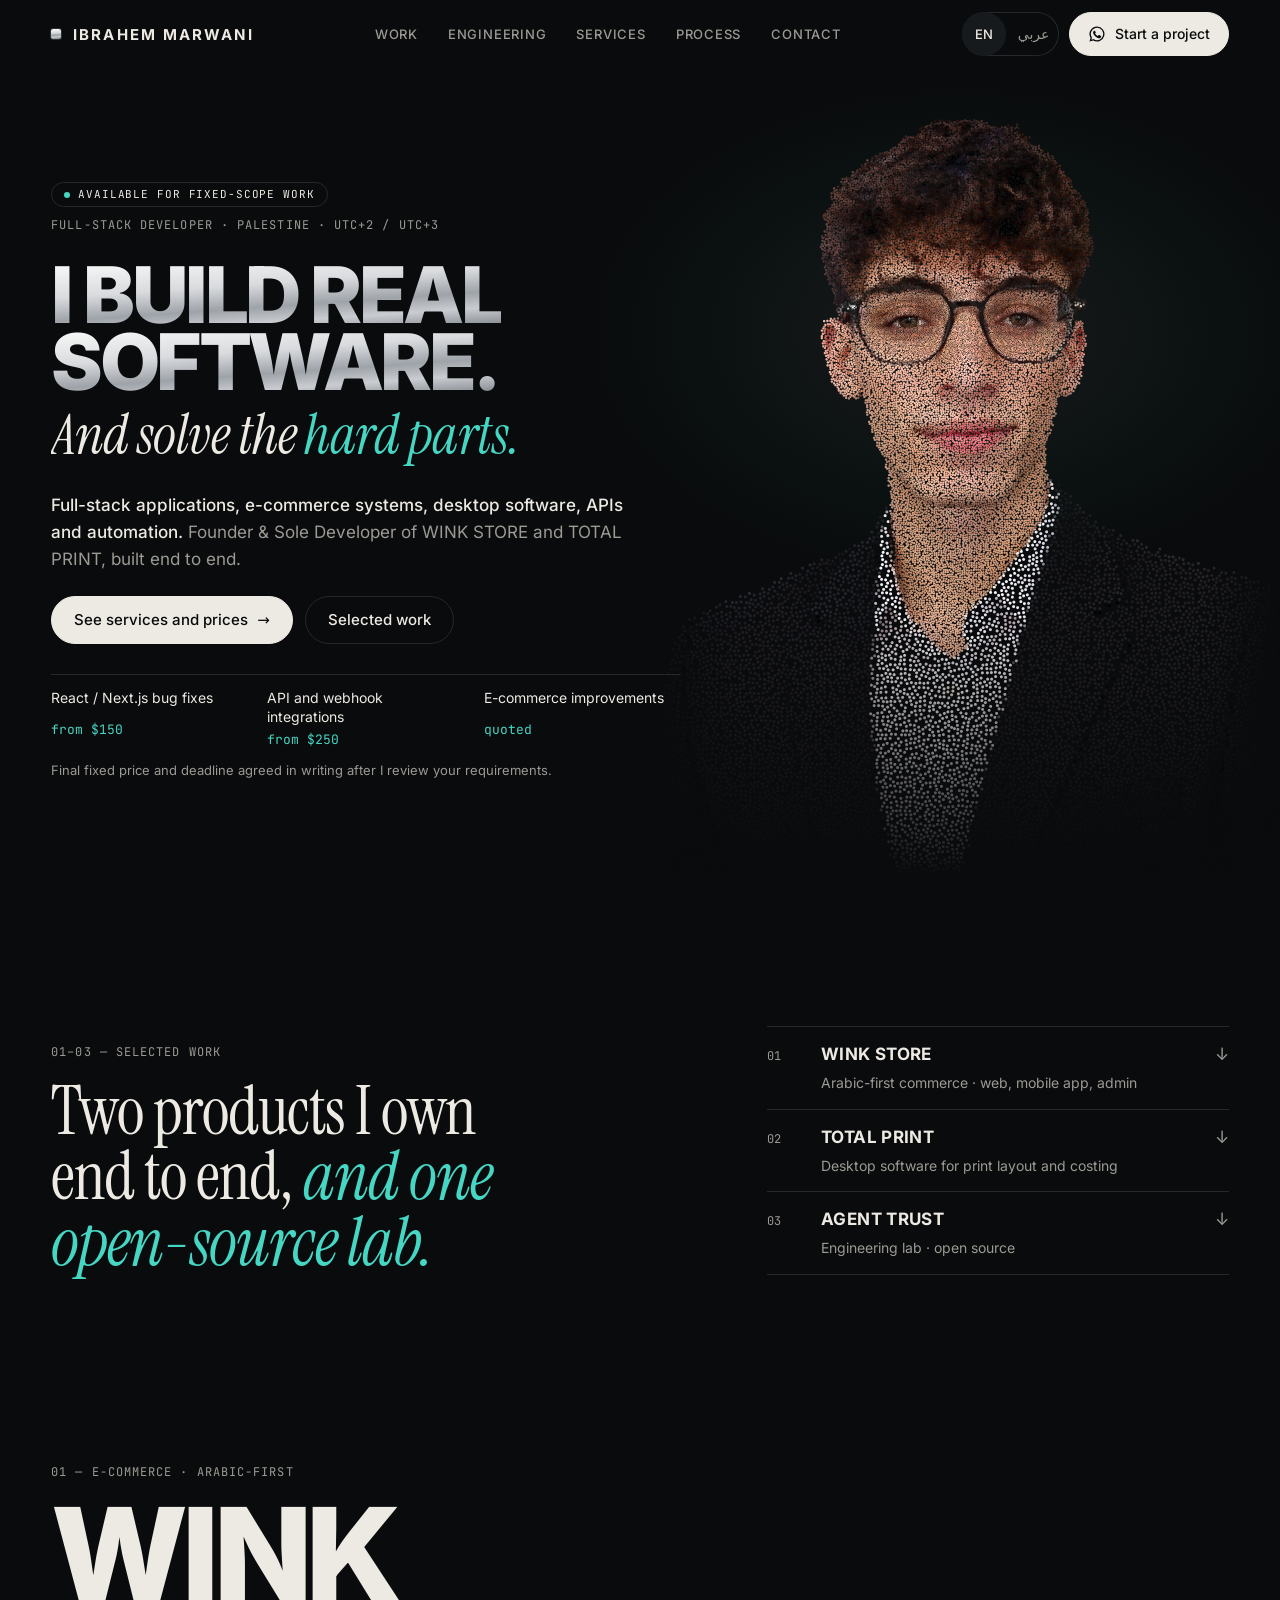
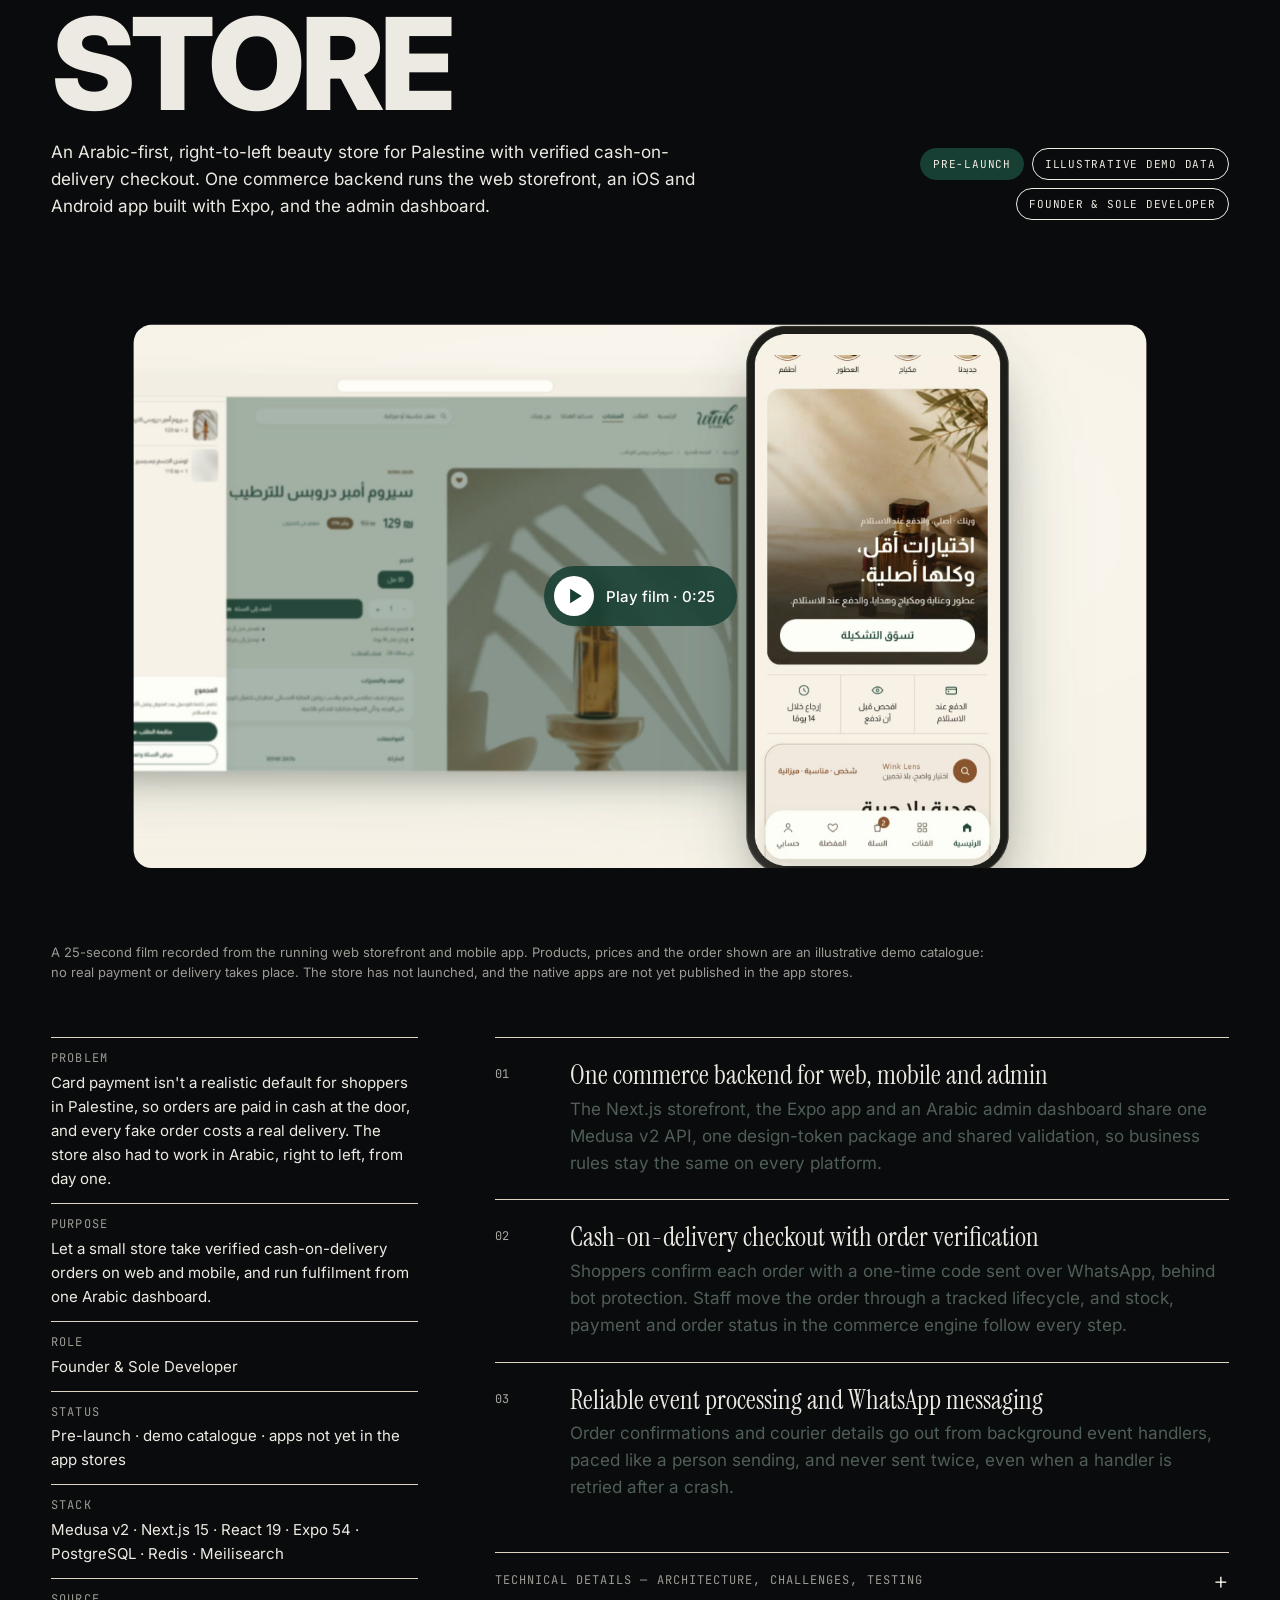
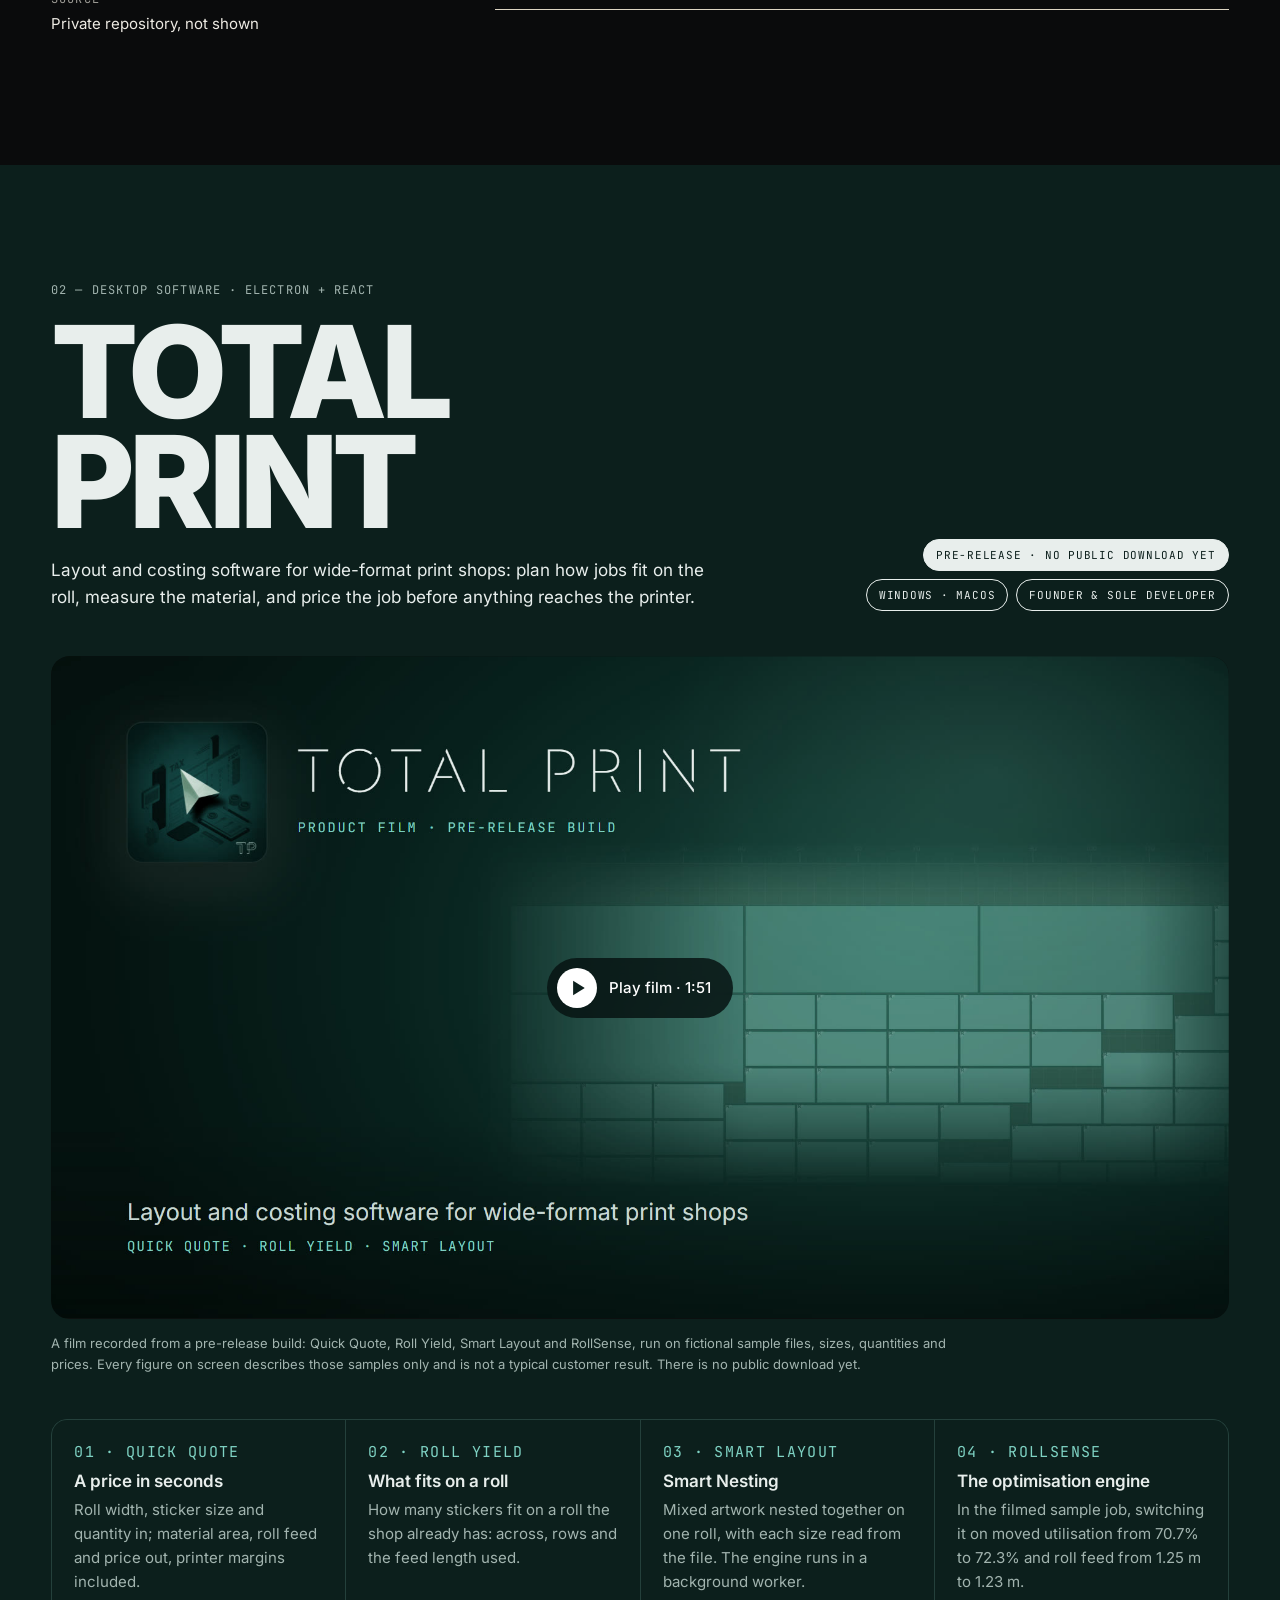
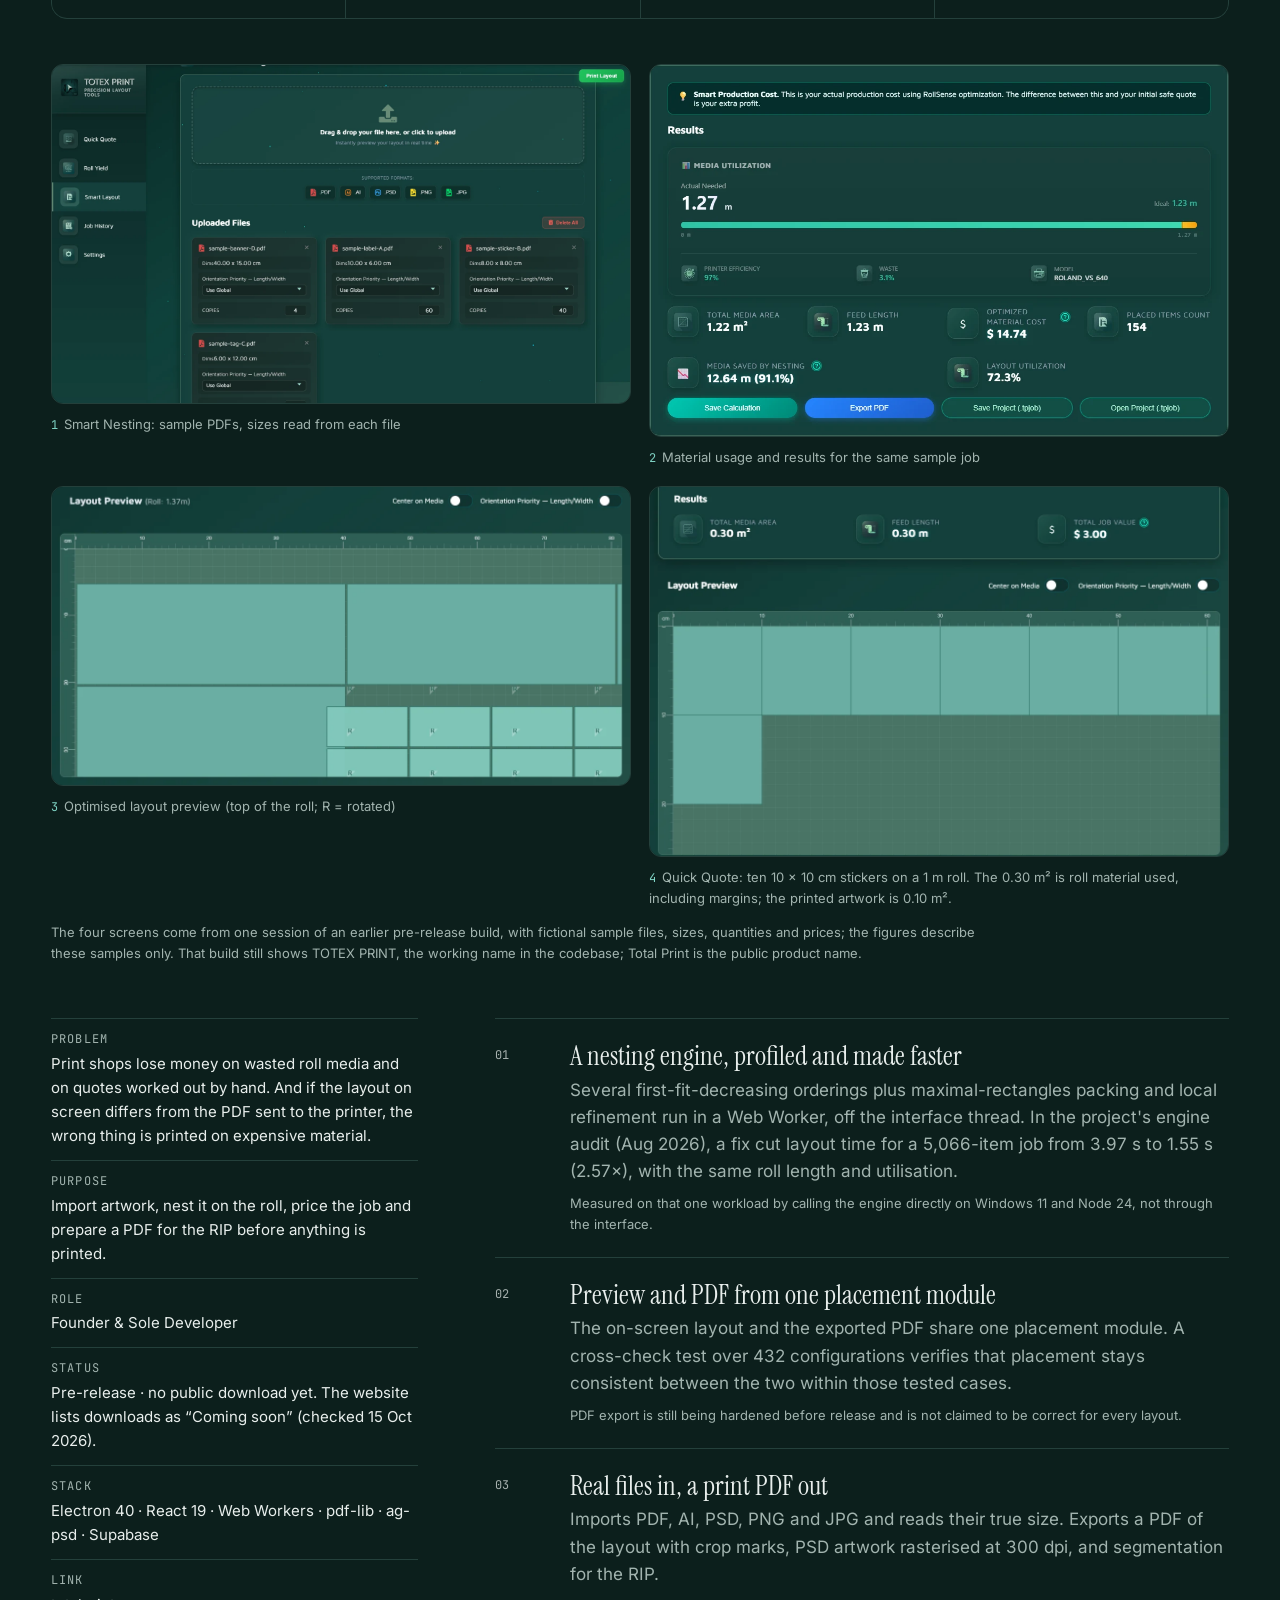
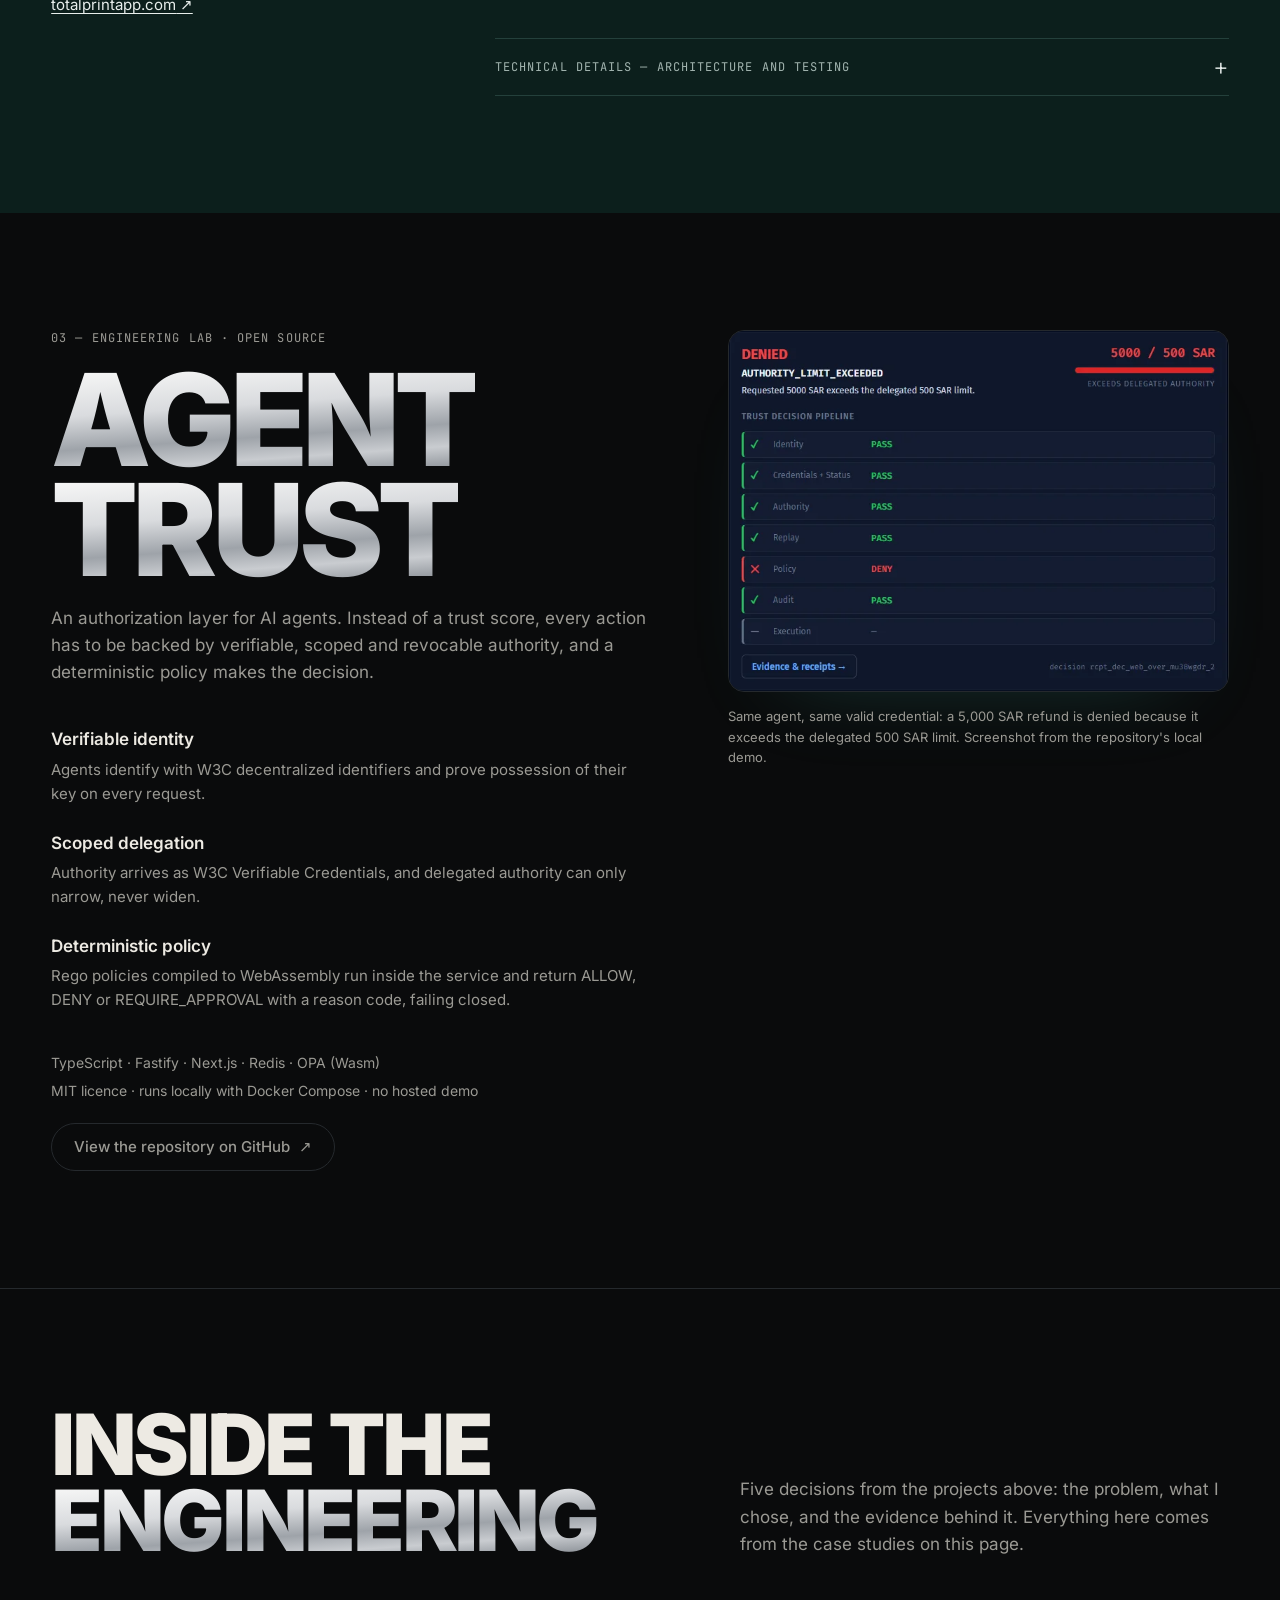
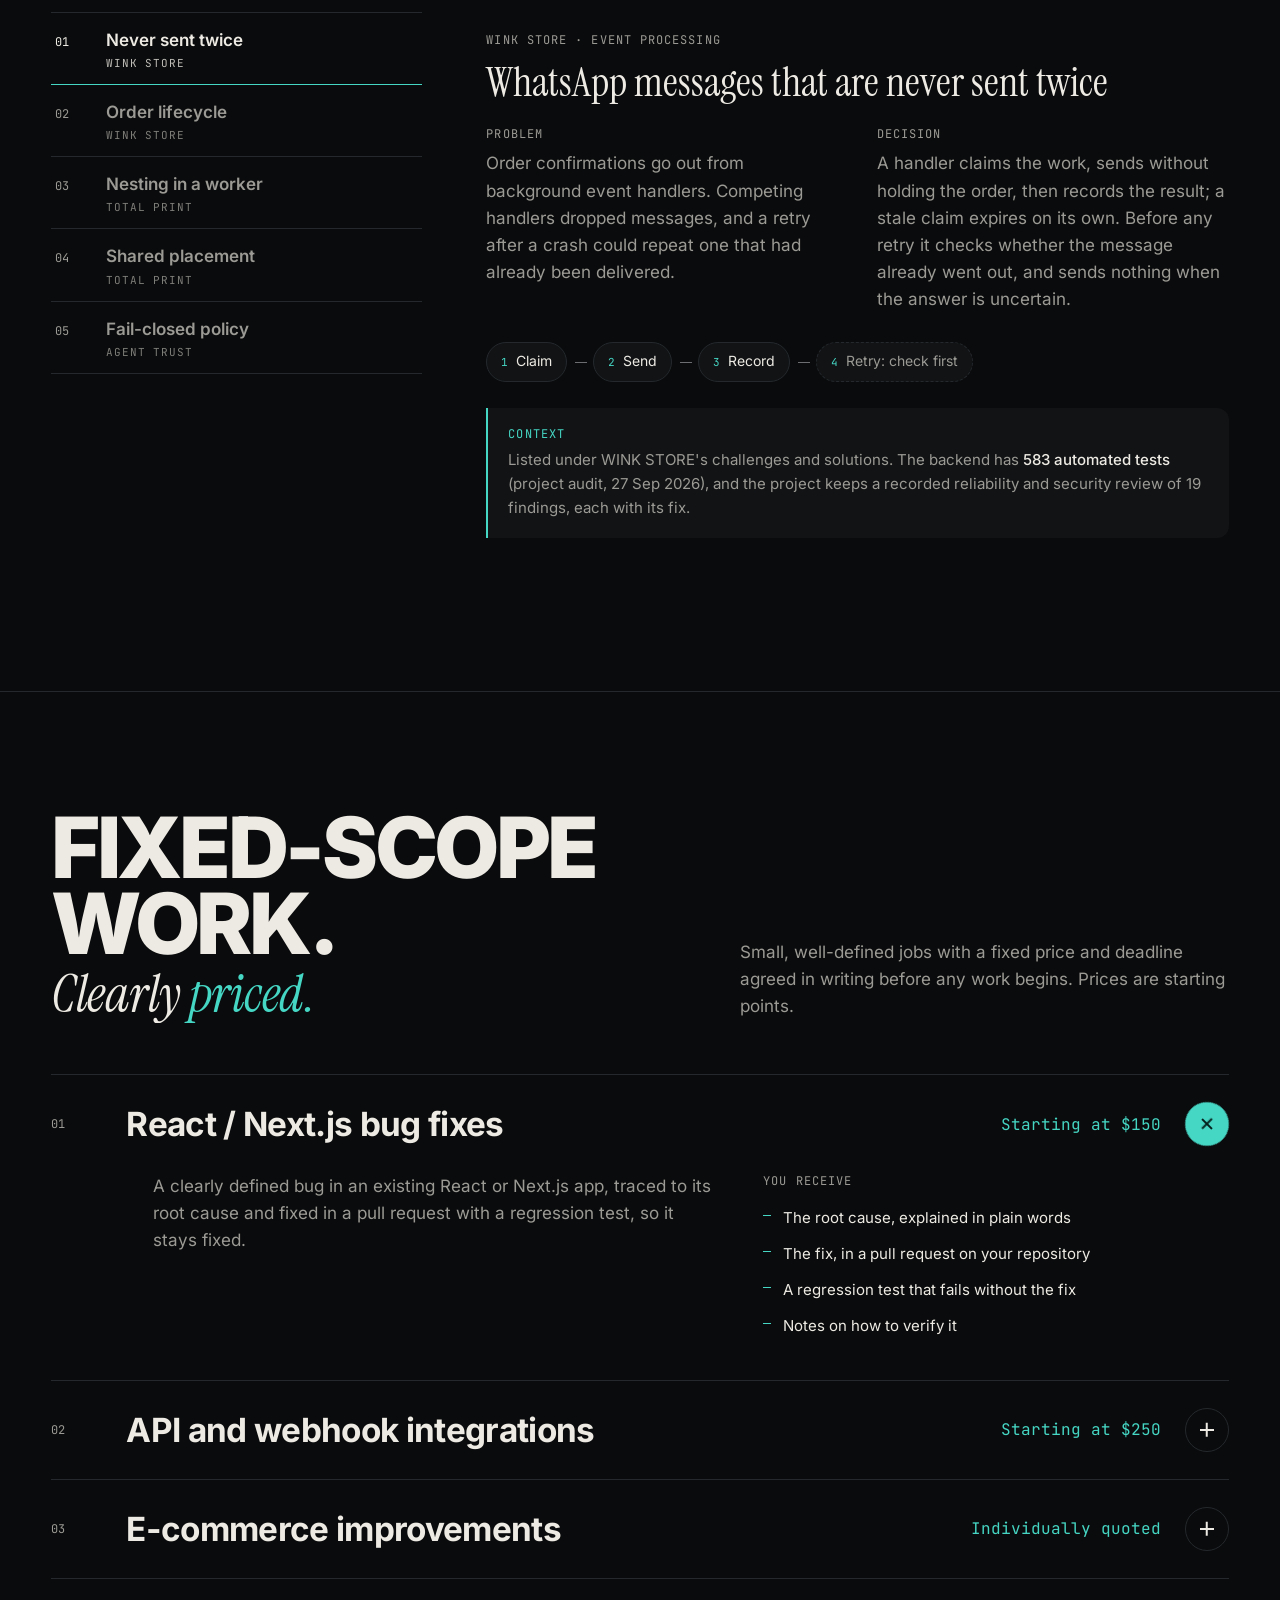
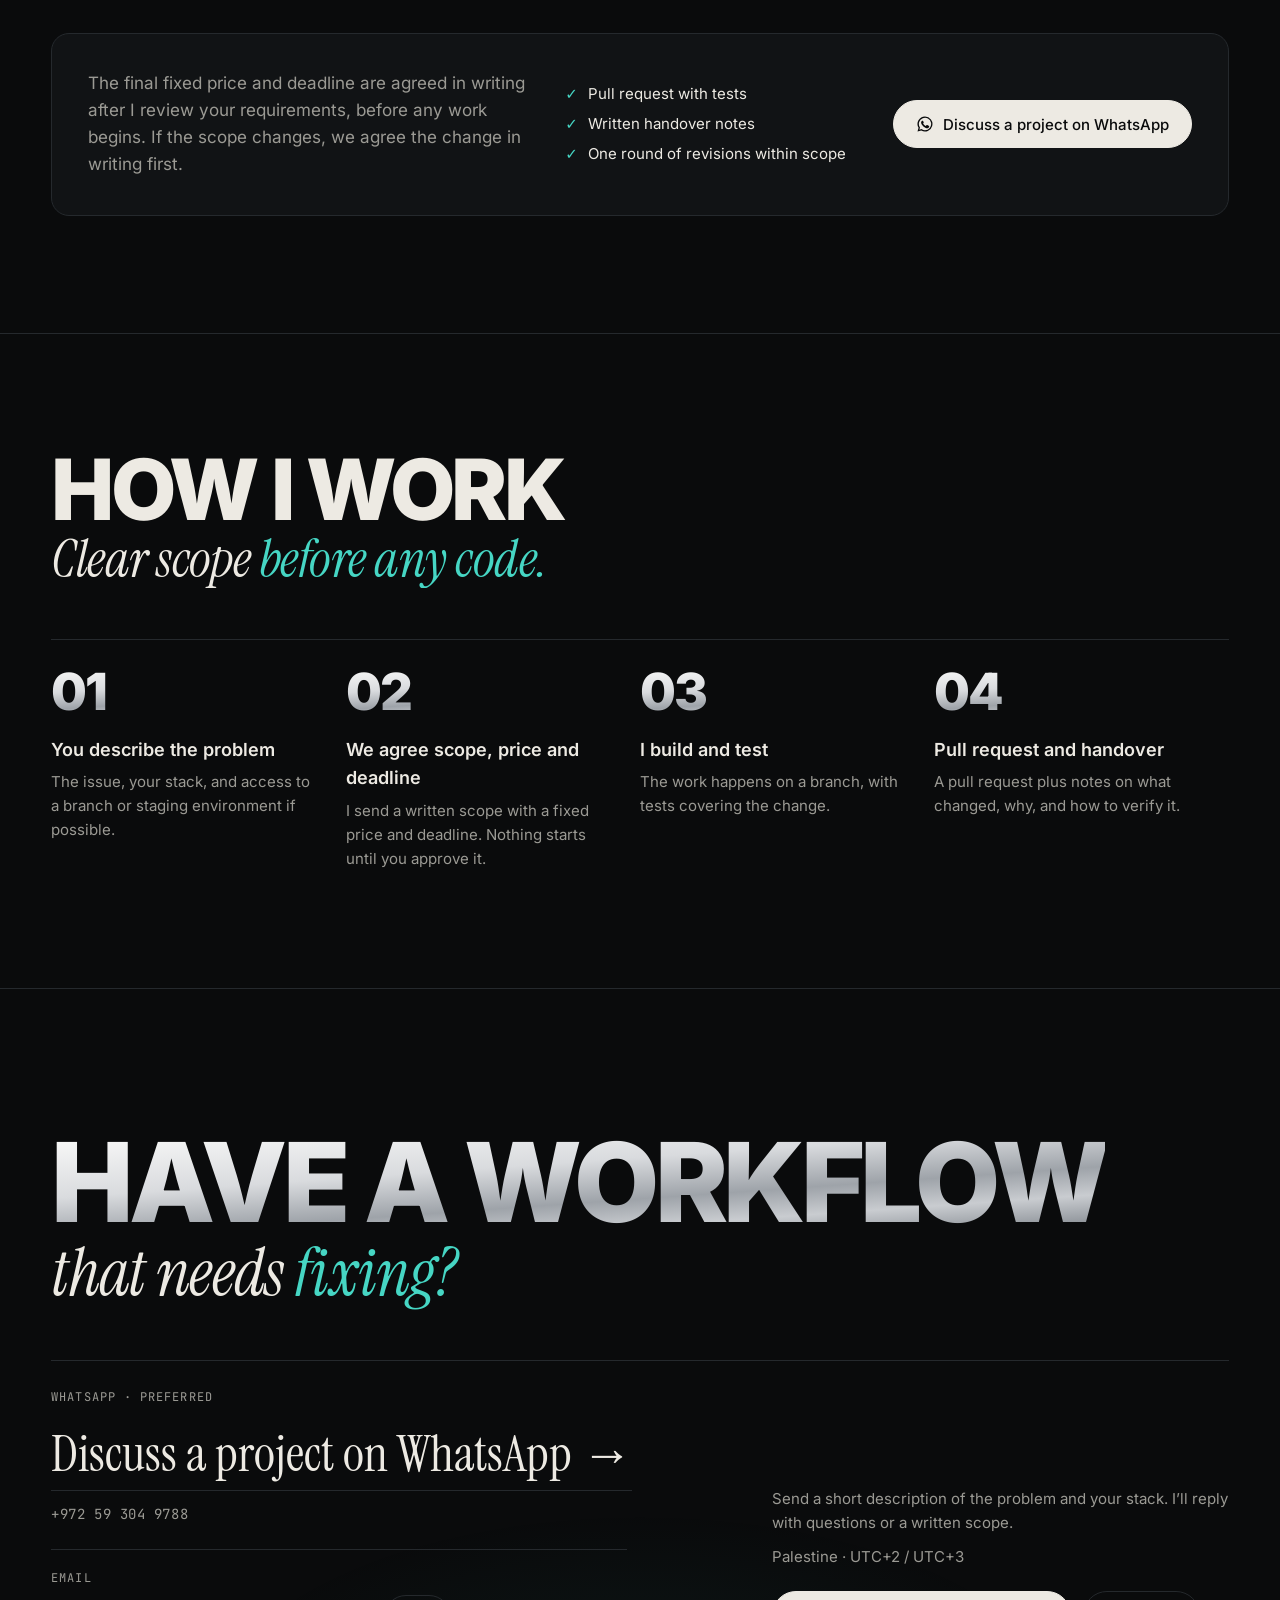
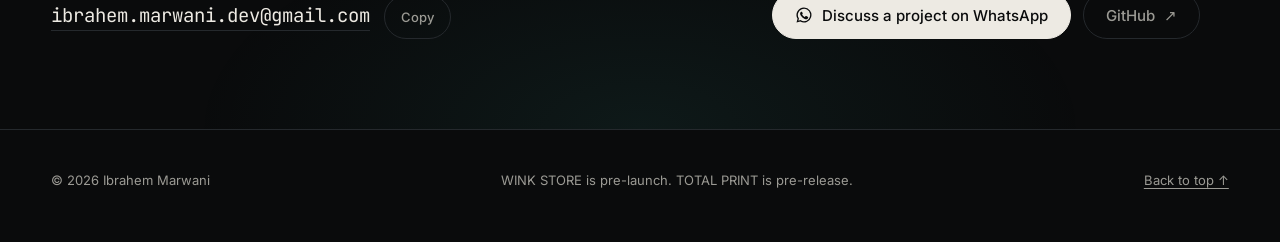
<file: index.html>
<!doctype html>
<!--
  Portfolio V3. Static site; every path is relative, so it works under /portfolio/ on GitHub Pages.
  CONTACT CONFIG: WhatsApp is the primary contact (every link uses the same wa.me URL with a prefilled message).
  Email is the secondary contact: one paragraph (.contact-email) in the contact section; keep the address identical in
  the mailto link, the visible text and data-copy, here and in ar/index.html.
-->
<html lang="en">
<head>
<meta charset="utf-8">
<meta name="viewport" content="width=device-width, initial-scale=1">
<title>Ibrahem Marwani — I build real software</title>
<meta name="author" content="Ibrahem Marwani">
<meta name="description" content="Independent full-stack developer. Full-stack applications, e-commerce systems, desktop software, APIs and automation. Fixed-scope work from $150, with tests and a written handover.">
<link rel="canonical" href="https://abuzaro21.github.io/portfolio/">
<link rel="alternate" hreflang="en" href="https://abuzaro21.github.io/portfolio/">
<link rel="alternate" hreflang="ar" href="https://abuzaro21.github.io/portfolio/ar/">
<link rel="alternate" hreflang="x-default" href="https://abuzaro21.github.io/portfolio/">
<meta name="color-scheme" content="dark">
<meta name="theme-color" content="#0A0B0C">
<link rel="icon" href="data:image/svg+xml,%3Csvg xmlns='http://www.w3.org/2000/svg' viewBox='0 0 32 32'%3E%3Crect width='32' height='32' rx='7' fill='%230A0B0C'/%3E%3Crect x='9' y='9' width='14' height='14' rx='2' fill='%23D9DBDE'/%3E%3C/svg%3E">
<link rel="preload" href="assets/fonts/inter-var.woff2" as="font" type="font/woff2" crossorigin>
<link rel="preload" href="assets/fonts/instrument-serif-400-italic.woff2" as="font" type="font/woff2" crossorigin>
<link rel="preload" href="assets/portrait/particles.json" as="fetch" crossorigin>
<link rel="stylesheet" href="assets/css/site.css">
<script type="application/ld+json">{"@context":"https://schema.org","@type":"Person","name":"Ibrahem Marwani","jobTitle":"Full-stack developer","sameAs":["https://github.com/abuzaro21"]}</script>
<script>document.documentElement.classList.add('js')</script>
</head>
<body>
<a class="skip" href="#main">Skip to content</a>

<header class="nav" id="nav">
  <div class="wrap">
    <a class="brand" href="#top" aria-label="Ibrahem Marwani, back to top"><i aria-hidden="true"></i>Ibrahem Marwani</a>
    <nav aria-label="Primary">
      <ul class="links" id="links">
        <li><a href="#work">Work</a></li>
        <li><a href="#engineering">Engineering</a></li>
        <li><a href="#services">Services</a></li>
        <li><a href="#process">Process</a></li>
        <li><a href="#contact">Contact</a></li>
        <li aria-hidden="true" class="ink-bar" id="inkbar"></li>
      </ul>
    </nav>
    <div class="nav-end">
    <nav class="lang" aria-label="Language"><a href="./" hreflang="en" lang="en" aria-current="page">EN</a><a href="ar/" hreflang="ar" lang="ar">عربي<span class="sr" lang="en"> (Arabic)</span></a></nav>
    <a class="btn primary cta-desk" href="https://wa.me/972593049788?text=Hi%20Ibrahem%2C%20I%27d%20like%20to%20discuss%20a%20software%20development%20project." target="_blank" rel="noopener noreferrer"><svg class="wa" viewBox="0 0 24 24" aria-hidden="true"><path fill="currentColor" d="M12 2a10 10 0 0 0-8.6 15.1L2 22l5-1.3A10 10 0 1 0 12 2Zm0 18.2a8.2 8.2 0 0 1-4.2-1.2l-.3-.2-3 .8.8-2.9-.2-.3A8.2 8.2 0 1 1 12 20.2Zm4.5-6.1c-.2-.1-1.5-.7-1.7-.8-.2-.1-.4-.1-.6.1l-.8 1c-.1.2-.3.2-.5.1a6.7 6.7 0 0 1-3.3-2.9c-.2-.4.2-.4.7-1.3.1-.2 0-.3 0-.4l-.8-1.8c-.2-.5-.4-.4-.6-.4h-.5a1 1 0 0 0-.7.3 3 3 0 0 0-.9 2.2 5.2 5.2 0 0 0 1.1 2.7 11.8 11.8 0 0 0 4.5 4c1.7.7 2.3.8 3.2.6a2.7 2.7 0 0 0 1.8-1.2c.2-.6.2-1.1.2-1.2-.1-.1-.3-.2-.5-.3Z"/></svg>Start a project<span class="sr"> on WhatsApp (opens WhatsApp)</span></a>
    <button class="menu-btn" id="menuBtn" type="button" aria-expanded="false" aria-controls="sheet"><b aria-hidden="true"></b>Menu</button>
    </div>
  </div>
</header>
<div class="sheet" id="sheet">
  <nav aria-label="Mobile">
    <ul>
      <li><a href="#work">Work <span>01–03</span></a></li>
      <li><a href="#engineering">Engineering <span>decisions</span></a></li>
      <li><a href="#services">Services <span>from $150</span></a></li>
      <li><a href="#process">Process <span>4 steps</span></a></li>
      <li><a href="#contact">Contact <span>WhatsApp · email</span></a></li>
    </ul>
    <a class="btn primary" href="https://wa.me/972593049788?text=Hi%20Ibrahem%2C%20I%27d%20like%20to%20discuss%20a%20software%20development%20project." target="_blank" rel="noopener noreferrer"><svg class="wa" viewBox="0 0 24 24" aria-hidden="true"><path fill="currentColor" d="M12 2a10 10 0 0 0-8.6 15.1L2 22l5-1.3A10 10 0 1 0 12 2Zm0 18.2a8.2 8.2 0 0 1-4.2-1.2l-.3-.2-3 .8.8-2.9-.2-.3A8.2 8.2 0 1 1 12 20.2Zm4.5-6.1c-.2-.1-1.5-.7-1.7-.8-.2-.1-.4-.1-.6.1l-.8 1c-.1.2-.3.2-.5.1a6.7 6.7 0 0 1-3.3-2.9c-.2-.4.2-.4.7-1.3.1-.2 0-.3 0-.4l-.8-1.8c-.2-.5-.4-.4-.6-.4h-.5a1 1 0 0 0-.7.3 3 3 0 0 0-.9 2.2 5.2 5.2 0 0 0 1.1 2.7 11.8 11.8 0 0 0 4.5 4c1.7.7 2.3.8 3.2.6a2.7 2.7 0 0 0 1.8-1.2c.2-.6.2-1.1.2-1.2-.1-.1-.3-.2-.5-.3Z"/></svg>Discuss a project on WhatsApp<span class="sr"> (opens WhatsApp)</span></a>
  </nav>
</div>

<main id="main">
  <!-- HERO -->
  <section class="hero" id="top" aria-labelledby="hero-title">
    <div class="portrait" role="img" aria-label="Portrait of Ibrahem Marwani"><canvas id="portrait" data-src="assets/portrait/particles.json" aria-hidden="true"></canvas></div>
    <div class="wrap">
      <div class="copy">
        <div class="eyebrow fade" style="--d:.1s">
          <span class="status">Available for fixed-scope work</span>
          <span class="label">Full-stack developer · Palestine · UTC+2 / UTC+3</span>
        </div>
        <h1 class="h1" id="hero-title">
          <span class="sr">I build real software. And solve the hard parts.</span>
          <span aria-hidden="true">
            <span class="line"><span style="--i:0" class="metal" data-text="I build real">I build real</span></span>
            <span class="line"><span style="--i:1" class="metal" data-text="software.">software.</span></span>
            <span class="line serif-line"><span style="--i:2">And solve the <em>hard parts.</em></span></span>
          </span>
        </h1>
        <div class="fade" style="--d:.9s">
          <p class="support"><b>Full-stack applications, e-commerce systems, desktop software, APIs and automation.</b> Founder &amp; Sole Developer of WINK STORE and TOTAL PRINT, built end to end.</p>
          <div class="cta">
            <a class="btn primary" href="#services">See services and prices <span class="arr" aria-hidden="true">→</span></a>
            <a class="btn ghost" href="#work">Selected work</a>
          </div>
        </div>
        <div class="fade" style="--d:1.05s" role="group" aria-labelledby="offer-title">
          <p class="sr" id="offer-title">Fixed-scope services</p>
          <ul class="offer">
            <li><span>React / Next.js bug fixes</span><b>from $150</b></li>
            <li><span>API and webhook integrations</span><b>from $250</b></li>
            <li><span>E-commerce improvements</span><b>quoted</b></li>
          </ul>
          <p class="offer-note">Final fixed price and deadline agreed in writing after I review your requirements.</p>
        </div>
      </div>
    </div>
  </section>

  <!-- SELECTED WORK -->
  <section class="work-intro" id="work" aria-labelledby="work-title">
    <div class="wrap">
      <div class="rise">
        <p class="label" style="margin-bottom:18px">01–03 — Selected work</p>
        <h2 id="work-title">Two products I own end to end, <em>and one open-source lab.</em></h2>
      </div>
      <ol class="index rise" style="--d:.15s">
        <li><a href="#wink"><span class="n">01</span><span class="t">WINK STORE</span><span class="a" aria-hidden="true">↓</span><span class="d">Arabic-first commerce · web, mobile app, admin</span></a></li>
        <li><a href="#total-print"><span class="n">02</span><span class="t">TOTAL PRINT</span><span class="a" aria-hidden="true">↓</span><span class="d">Desktop software for print layout and costing</span></a></li>
        <li><a href="#lab"><span class="n">03</span><span class="t">AGENT TRUST</span><span class="a" aria-hidden="true">↓</span><span class="d">Engineering lab · open source</span></a></li>
      </ol>
    </div>
  </section>

  <!-- 01 — WINK STORE -->
  <section class="project wink" id="wink" data-nav="light" aria-labelledby="wink-title">
    <div class="wrap">
      <div class="p-head">
        <div class="reveal">
          <p class="label">01 — E-commerce · Arabic-first</p>
          <h2 class="p-title" id="wink-title">
            <span class="sr">WINK STORE</span>
            <span aria-hidden="true"><span class="line"><span style="--i:0">WINK</span></span><span class="line"><span style="--i:1">STORE</span></span></span>
          </h2>
          <p class="p-lede rise" style="--d:.15s">An Arabic-first, right-to-left beauty store for Palestine with verified cash-on-delivery checkout. One commerce backend runs the web storefront, an iOS and Android app built with Expo, and the admin dashboard.</p>
        </div>
        <div class="chips rise" style="--d:.25s">
          <span class="chip solid">Pre-launch</span>
          <span class="chip">Illustrative demo data</span>
          <span class="chip">Founder &amp; Sole Developer</span>
        </div>
      </div>

      <figure class="film">
        <video id="wink-film" controls playsinline preload="none" width="1920" height="1080" poster="assets/media/wink-store-poster.jpg" aria-describedby="wink-film-note">
          <source src="assets/media/wink-store-film.mp4" type="video/mp4">
          <a href="assets/media/wink-store-film.mp4">Download the WINK STORE film (MP4, 3.3 MB)</a>
        </video>
        <button class="play" type="button" hidden aria-label="Play the WINK STORE product film, 25 seconds, with sound">
          <span><svg viewBox="0 0 36 36" aria-hidden="true"><circle cx="18" cy="18" r="18" fill="#fff"/><path d="M14.5 11.5v13l10.5-6.5z" fill="#173F33"/></svg>Play film · 0:25</span>
        </button>
      </figure>
      <p class="caption" id="wink-film-note">A 25-second film recorded from the running web storefront and mobile app. Products, prices and the order shown are an illustrative demo catalogue: no real payment or delivery takes place. The store has not launched, and the native apps are not yet published in the app stores.</p>

      <div class="p-body">
        <dl class="facts rise">
          <div><dt class="label">Problem</dt><dd>Card payment isn't a realistic default for shoppers in Palestine, so orders are paid in cash at the door, and every fake order costs a real delivery. The store also had to work in Arabic, right to left, from day one.</dd></div>
          <div><dt class="label">Purpose</dt><dd>Let a small store take verified cash-on-delivery orders on web and mobile, and run fulfilment from one Arabic dashboard.</dd></div>
          <div><dt class="label">Role</dt><dd>Founder &amp; Sole Developer</dd></div>
          <div><dt class="label">Status</dt><dd>Pre-launch · demo catalogue · apps not yet in the app stores</dd></div>
          <div><dt class="label">Stack</dt><dd>Medusa v2 · Next.js 15 · React 19 · Expo 54 · PostgreSQL · Redis · Meilisearch</dd></div>
          <div><dt class="label">Source</dt><dd>Private repository, not shown</dd></div>
        </dl>
        <div class="rise" style="--d:.1s">
          <ol class="highs">
            <li><div><h3>One commerce backend for web, mobile and admin</h3><p>The Next.js storefront, the Expo app and an Arabic admin dashboard share one Medusa v2 API, one design-token package and shared validation, so business rules stay the same on every platform.</p></div></li>
            <li><div><h3>Cash-on-delivery checkout with order verification</h3><p>Shoppers confirm each order with a one-time code sent over WhatsApp, behind bot protection. Staff move the order through a tracked lifecycle, and stock, payment and order status in the commerce engine follow every step.</p></div></li>
            <li><div><h3>Reliable event processing and WhatsApp messaging</h3><p>Order confirmations and courier details go out from background event handlers, paced like a person sending, and never sent twice, even when a handler is retried after a crash.</p></div></li>
          </ol>
          <details class="tech">
            <summary><span class="label">Technical details — architecture, challenges, testing</span></summary>
            <div class="tech-body">
              <div>
                <h4 class="label">Architecture</h4>
                <dl class="arch">
                  <div><dt>Web storefront</dt><dd>Next.js 15, React 19, Tailwind CSS 4. Right-to-left Arabic layout.</dd></div>
                  <div><dt>Mobile app</dt><dd>Expo 54, React Native, Expo Router. iOS and Android from one codebase.</dd></div>
                  <div><dt>Admin</dt><dd>Medusa Admin extended with custom Arabic pages: order queue, analytics, messaging setup, store policies.</dd></div>
                  <div><dt>Backend</dt><dd>Medusa v2 on PostgreSQL, with Redis for events, workflows and locks.</dd></div>
                  <div><dt>Services</dt><dd>Meilisearch · WhatsApp via Evolution API · Expo push · S3-compatible storage · Cloudflare Turnstile.</dd></div>
                </dl>
              </div>
              <div>
                <h4 class="label">Testing evidence</h4>
                <ul class="dots">
                  <li>814 automated tests: backend 583, web 93, mobile 138 <span class="note">(project audit, 27 Sep 2026)</span>.</li>
                  <li>CI on every pull request: typecheck, lint, unit tests and production build per app; PostgreSQL 16 integration checks; dependency audit.</li>
                  <li>Visual regression tests at three phone sizes for web and app.</li>
                  <li>A recorded reliability and security review: 19 findings, each with its fix and evidence.</li>
                </ul>
              </div>
              <div class="span">
                <h4 class="label">Challenges and solutions</h4>
                <ul class="plain">
                  <li><strong>Cancelled orders kept stock off sale.</strong><p>Each lifecycle step now runs the matching commerce workflow (fulfil, capture, complete, return and restock), and a dry-run-first repair script brings older orders back in line.</p></li>
                  <li><strong>Messages dropped when handlers competed.</strong><p>Handlers now claim the work, send without holding the order, then record the result; a stale claim expires on its own.</p></li>
                  <li><strong>A retry could repeat a delivered message.</strong><p>Before any retry, the system checks whether the message already went out, and sends nothing when the answer is uncertain.</p></li>
                  <li><strong>Strict security policy versus caching.</strong><p>Catalogue pages use a cacheable policy; checkout and account pages keep a strict per-request one.</p></li>
                </ul>
              </div>
            </div>
          </details>
        </div>
      </div>
    </div>
  </section>

  <!-- 02 — TOTAL PRINT -->
  <section class="project tp" id="total-print" aria-labelledby="tp-title">
    <div class="wrap">
      <div class="p-head">
        <div class="reveal">
          <p class="label">02 — Desktop software · Electron + React</p>
          <h2 class="p-title" id="tp-title">
            <span class="sr">TOTAL PRINT</span>
            <span aria-hidden="true"><span class="line"><span style="--i:0">TOTAL</span></span><span class="line"><span style="--i:1">PRINT</span></span></span>
          </h2>
          <p class="p-lede rise" style="--d:.15s">Layout and costing software for wide-format print shops: plan how jobs fit on the roll, measure the material, and price the job before anything reaches the printer.</p>
        </div>
        <div class="chips rise" style="--d:.25s">
          <span class="chip solid">Pre-release · no public download yet</span>
          <span class="chip">Windows · macOS</span>
          <span class="chip">Founder &amp; Sole Developer</span>
        </div>
      </div>

      <figure class="film">
        <video id="tp-film" controls playsinline preload="none" width="1920" height="1080" poster="assets/media/total-print-poster.jpg" aria-describedby="tp-film-note">
          <source src="assets/media/total-print-film.mp4" type="video/mp4">
          <a href="assets/media/total-print-film.mp4">Download the TOTAL PRINT film (MP4, 8.8 MB)</a>
        </video>
        <button class="play" type="button" hidden aria-label="Play the TOTAL PRINT product film, 1 minute 51 seconds, with sound">
          <span><svg viewBox="0 0 36 36" aria-hidden="true"><circle cx="18" cy="18" r="18" fill="#fff"/><path d="M14.5 11.5v13l10.5-6.5z" fill="#0C1F1C"/></svg>Play film · 1:51</span>
        </button>
      </figure>
      <p class="caption" id="tp-film-note">A film recorded from a pre-release build: Quick Quote, Roll Yield, Smart Layout and RollSense, run on fictional sample files, sizes, quantities and prices. Every figure on screen describes those samples only and is not a typical customer result. There is no public download yet.</p>

      <div class="features rise">
        <div><p class="label">01 · Quick Quote</p><h3>A price in seconds</h3><p>Roll width, sticker size and quantity in; material area, roll feed and price out, printer margins included.</p></div>
        <div><p class="label">02 · Roll Yield</p><h3>What fits on a roll</h3><p>How many stickers fit on a roll the shop already has: across, rows and the feed length used.</p></div>
        <div><p class="label">03 · Smart Layout</p><h3>Smart Nesting</h3><p>Mixed artwork nested together on one roll, with each size read from the file. The engine runs in a background worker.</p></div>
        <div><p class="label">04 · RollSense</p><h3>The optimisation engine</h3><p>In the filmed sample job, switching it on moved utilisation from 70.7% to 72.3% and roll feed from 1.25 m to 1.23 m.</p></div>
      </div>

      <div class="shots">
        <figure><div class="frame"><img src="assets/work/tp-build-smart-nesting.webp" width="1600" height="936" loading="lazy" decoding="async" alt="Smart Nesting screen with four imported sample PDFs. Each card shows the size read from the file (40 × 15, 10 × 6, 8 × 8 and 6 × 12 cm), an orientation setting and a copy count. The sidebar shows the build name TOTEX PRINT."></div><figcaption><b>1</b>Smart Nesting: sample PDFs, sizes read from each file</figcaption></figure>
        <figure><div class="frame"><img src="assets/work/tp-build-results.webp" width="1086" height="698" loading="lazy" decoding="async" alt="Results for the same sample job: 1.27 m of media needed against an ideal of 1.23 m, total media area 1.22 m², feed length 1.23 m, 154 placed items and 72.3% layout utilisation, with Save, Export PDF and project buttons."></div><figcaption><b>2</b>Material usage and results for the same sample job</figcaption></figure>
        <figure><div class="frame"><img src="assets/work/tp-build-layout-preview.webp" width="1184" height="611" loading="lazy" decoding="async" alt="Top of the layout preview for the 1.37 m roll, with centimetre rulers: two 40 × 15 cm banners across the roll and smaller items nested beside them, rotated items marked R."></div><figcaption><b>3</b>Optimised layout preview (top of the roll; R = rotated)</figcaption></figure>
        <figure><div class="frame"><img src="assets/work/tp-build-quick-quote.webp" width="1184" height="756" loading="lazy" decoding="async" alt="Quick Quote results for a 1 m roll and ten 10 × 10 cm stickers: total media area 0.30 m² of roll material, feed length 0.30 m, total job value $3.00 at $10 per metre, above the layout preview."></div><figcaption><b>4</b>Quick Quote: ten 10 × 10 cm stickers on a 1 m roll. The 0.30 m² is roll material used, including margins; the printed artwork is 0.10 m².</figcaption></figure>
      </div>
      <p class="caption">The four screens come from one session of an earlier pre-release build, with fictional sample files, sizes, quantities and prices; the figures describe these samples only. That build still shows TOTEX PRINT, the working name in the codebase; Total Print is the public product name.</p>

      <div class="p-body">
        <dl class="facts rise">
          <div><dt class="label">Problem</dt><dd>Print shops lose money on wasted roll media and on quotes worked out by hand. And if the layout on screen differs from the PDF sent to the printer, the wrong thing is printed on expensive material.</dd></div>
          <div><dt class="label">Purpose</dt><dd>Import artwork, nest it on the roll, price the job and prepare a PDF for the RIP before anything is printed.</dd></div>
          <div><dt class="label">Role</dt><dd>Founder &amp; Sole Developer</dd></div>
          <div><dt class="label">Status</dt><dd>Pre-release · no public download yet. The website lists downloads as “Coming soon” (checked 15 Oct 2026).</dd></div>
          <div><dt class="label">Stack</dt><dd>Electron 40 · React 19 · Web Workers · pdf-lib · ag-psd · Supabase</dd></div>
          <div><dt class="label">Link</dt><dd><a class="ext" href="https://totalprintapp.com/" rel="noopener">totalprintapp.com</a></dd></div>
        </dl>
        <div class="rise" style="--d:.1s">
          <ol class="highs">
            <li><div><h3>A nesting engine, profiled and made faster</h3><p>Several first-fit-decreasing orderings plus maximal-rectangles packing and local refinement run in a Web Worker, off the interface thread. In the project's engine audit (Aug 2026), a fix cut layout time for a 5,066-item job from 3.97 s to 1.55 s (2.57×), with the same roll length and utilisation.<span class="q">Measured on that one workload by calling the engine directly on Windows 11 and Node 24, not through the interface.</span></p></div></li>
            <li><div><h3>Preview and PDF from one placement module</h3><p>The on-screen layout and the exported PDF share one placement module. A cross-check test over 432 configurations verifies that placement stays consistent between the two within those tested cases.<span class="q">PDF export is still being hardened before release and is not claimed to be correct for every layout.</span></p></div></li>
            <li><div><h3>Real files in, a print PDF out</h3><p>Imports PDF, AI, PSD, PNG and JPG and reads their true size. Exports a PDF of the layout with crop marks, PSD artwork rasterised at 300 dpi, and segmentation for the RIP.</p></div></li>
          </ol>
          <details class="tech">
            <summary><span class="label">Technical details — architecture and testing</span></summary>
            <div class="tech-body">
              <div>
                <h4 class="label">Architecture</h4>
                <dl class="arch">
                  <div><dt>Desktop app</dt><dd>Electron main process with an explicit IPC allowlist; React renderer; nesting and PDF parsing in Web Workers.</dd></div>
                  <div><dt>Backend</dt><dd>Supabase database with row-level security and edge functions.</dd></div>
                  <div><dt>Around it</dt><dd>A separate admin dashboard (Vite, React, TypeScript), the marketing website, and a signed update feed.</dd></div>
                </dl>
              </div>
              <div>
                <h4 class="label">Testing evidence</h4>
                <ul class="dots">
                  <li>125 automated tests in 8 suites <span class="note">(project records, Aug 2026)</span>.</li>
                  <li>A contract test parses the main process and preload code, and fails if an IPC channel is handled but not allowlisted, or the reverse.</li>
                  <li>Update manifests are signed; tampered or downgraded manifests are rejected under test.</li>
                  <li>Scale tests cover jobs of 5,000+ items.</li>
                </ul>
              </div>
              <p class="note span">The source code is private and is not shown here.</p>
            </div>
          </details>
        </div>
      </div>
    </div>
  </section>

  <!-- 03 — AGENT TRUST -->
  <section class="sec lab" id="lab" aria-labelledby="lab-title">
    <div class="wrap lab-grid">
      <div>
        <div class="reveal">
          <p class="label">03 — Engineering lab · Open source</p>
          <h2 class="p-title" id="lab-title"><span class="sr">Agent Trust</span><span aria-hidden="true"><span class="line"><span class="metal" style="--i:0">AGENT</span></span><span class="line"><span class="metal" style="--i:1">TRUST</span></span></span></h2>
        </div>
        <p class="p-lede rise">An authorization layer for AI agents. Instead of a trust score, every action has to be backed by verifiable, scoped and revocable authority, and a deterministic policy makes the decision.</p>
        <ul class="plain rise" style="--d:.1s;margin-top:28px">
          <li><strong>Verifiable identity</strong><p>Agents identify with W3C decentralized identifiers and prove possession of their key on every request.</p></li>
          <li><strong>Scoped delegation</strong><p>Authority arrives as W3C Verifiable Credentials, and delegated authority can only narrow, never widen.</p></li>
          <li><strong>Deterministic policy</strong><p>Rego policies compiled to WebAssembly run inside the service and return ALLOW, DENY or REQUIRE_APPROVAL with a reason code, failing closed.</p></li>
        </ul>
        <div class="lab-meta rise" style="--d:.15s">
          <span>TypeScript · Fastify · Next.js · Redis · OPA (Wasm)</span>
          <span>MIT licence · runs locally with Docker Compose · no hosted demo</span>
          <a class="btn ghost ext" href="https://github.com/abuzaro21/agent-trust" rel="noopener">View the repository on GitHub</a>
        </div>
      </div>
      <figure class="rise" style="--d:.2s">
        <div class="frame"><img src="assets/work/at-deny-pipeline.webp" width="712" height="514" loading="lazy" decoding="async" alt="Agent Trust decision panel: DENIED, AUTHORITY_LIMIT_EXCEEDED. Requested 5000 SAR exceeds the delegated 500 SAR limit. Identity, credentials, authority, replay and audit pass; policy denies; execution does not run."></div>
        <p class="caption">Same agent, same valid credential: a 5,000 SAR refund is denied because it exceeds the delegated 500 SAR limit. Screenshot from the repository's local demo.</p>
      </figure>
    </div>
  </section>

  <!-- INSIDE THE ENGINEERING -->
  <section class="sec" id="engineering" aria-labelledby="eng-title" style="border-top:1px solid var(--rule)">
    <div class="wrap">
      <div class="sec-head">
        <h2 class="h2 reveal" id="eng-title"><span class="sr">Inside the engineering</span><span aria-hidden="true"><span class="line"><span style="--i:0">Inside the</span></span><span class="line"><span style="--i:1" class="metal">engineering</span></span></span></h2>
        <p class="sec-intro rise">Five decisions from the projects above: the problem, what I chose, and the evidence behind it. Everything here comes from the case studies on this page.</p>
      </div>
      <div class="eng rise" id="eng">
        <div class="eng-tabs" role="tablist" aria-label="Engineering decisions" aria-orientation="vertical"></div>

        <article class="eng-panel" id="eng-1" data-tab="Never sent twice" data-tag="WINK STORE">
          <p class="label">WINK STORE · Event processing</p>
          <h3>WhatsApp messages that are never sent twice</h3>
          <div class="eng-cols">
            <div><h4 class="label">Problem</h4><p>Order confirmations go out from background event handlers. Competing handlers dropped messages, and a retry after a crash could repeat one that had already been delivered.</p></div>
            <div><h4 class="label">Decision</h4><p>A handler claims the work, sends without holding the order, then records the result; a stale claim expires on its own. Before any retry it checks whether the message already went out, and sends nothing when the answer is uncertain.</p></div>
          </div>
          <ol class="flow" aria-label="Message flow"><li>Claim</li><li>Send</li><li>Record</li><li class="alt">Retry: check first</li></ol>
          <p class="evidence"><span class="label">Context</span>Listed under WINK STORE's challenges and solutions. The backend has <b>583 automated tests</b> (project audit, 27 Sep 2026), and the project keeps a recorded reliability and security review of 19 findings, each with its fix.</p>
        </article>

        <article class="eng-panel" id="eng-2" data-tab="Order lifecycle" data-tag="WINK STORE">
          <p class="label">WINK STORE · Commerce workflows</p>
          <h3>Every order step runs the matching commerce workflow</h3>
          <div class="eng-cols">
            <div><h4 class="label">Problem</h4><p>Cancelled orders kept their stock off sale, because the store's order states and the commerce engine's stock, payment and fulfilment records drifted apart.</p></div>
            <div><h4 class="label">Decision</h4><p>Each lifecycle step staff take now runs the matching workflow in the commerce engine: fulfil, capture, complete, or return and restock. A dry-run-first repair script brings older orders back in line.</p></div>
          </div>
          <ol class="flow" aria-label="Order lifecycle"><li>Confirm</li><li>Fulfil</li><li>Capture</li><li>Complete</li><li class="alt">Cancel: return + restock</li></ol>
          <p class="evidence"><span class="label">Context</span>Cash-on-delivery orders are verified with a one-time WhatsApp code before they enter this lifecycle. The store is pre-launch and runs on an illustrative demo catalogue.</p>
        </article>

        <article class="eng-panel" id="eng-3" data-tab="Nesting in a worker" data-tag="TOTAL PRINT">
          <p class="label">TOTAL PRINT · Background workers</p>
          <h3>A nesting engine that runs off the interface thread</h3>
          <div class="eng-cols">
            <div><h4 class="label">Problem</h4><p>Nesting thousands of pieces on a roll is heavy computation. Run on the interface thread, it would freeze the app while the shop waits for a layout.</p></div>
            <div><h4 class="label">Decision</h4><p>The engine runs in a Web Worker: several first-fit-decreasing orderings, maximal-rectangles packing and local refinement. It was then profiled and the slow path fixed.</p></div>
          </div>
          <ol class="flow" aria-label="Nesting pipeline"><li>Read sizes from files</li><li>Order pieces</li><li>Pack rectangles</li><li>Refine</li><li>Preview</li></ol>
          <p class="evidence"><span class="label">Evidence</span>In the project's engine audit (Aug 2026), layout time for a <b>5,066-item job fell from 3.97 s to 1.55 s (2.57×)</b>, with the same roll length and utilisation. One workload, measured by calling the engine directly on Windows 11 and Node 24, not through the interface.</p>
        </article>

        <article class="eng-panel" id="eng-4" data-tab="Shared placement" data-tag="TOTAL PRINT">
          <p class="label">TOTAL PRINT · Testing</p>
          <h3>Shared placement logic for preview and PDF export</h3>
          <div class="eng-cols">
            <div><h4 class="label">Problem</h4><p>If the layout on screen and the exported PDF disagree, the wrong thing is printed on expensive roll media.</p></div>
            <div><h4 class="label">Decision</h4><p>The on-screen preview and the PDF exporter share one placement module instead of two copies of the same maths, and a test cross-checks them.</p></div>
          </div>
          <ol class="flow" aria-label="Placement"><li>Engine result</li><li>One placement module</li><li>Preview</li><li>PDF</li></ol>
          <p class="evidence"><span class="label">Evidence</span>A cross-check test over <b>432 configurations</b> verifies that placement stays consistent between preview and PDF within those tested cases. PDF export is still being hardened before release; it is not claimed to be correct for every layout.</p>
        </article>

        <article class="eng-panel" id="eng-5" data-tab="Fail-closed policy" data-tag="AGENT TRUST">
          <p class="label">AGENT TRUST · Authorization</p>
          <h3>Authority you can verify, decided by a policy that fails closed</h3>
          <div class="eng-cols">
            <div><h4 class="label">Problem</h4><p>A trust score says nothing about what an AI agent is actually allowed to do, or who allowed it.</p></div>
            <div><h4 class="label">Decision</h4><p>Agents prove their identity with decentralized identifiers, carry scoped authority as Verifiable Credentials that can only narrow when delegated, and a Rego policy compiled to WebAssembly returns ALLOW, DENY or REQUIRE_APPROVAL with a reason.</p></div>
          </div>
          <ol class="flow" aria-label="Decision pipeline"><li>Identity</li><li>Credential</li><li>Authority</li><li>Policy</li><li class="alt">Deny by default</li></ol>
          <p class="evidence"><span class="label">Evidence</span>In the repository's local demo, the same agent with the same valid credential is <b>denied a 5,000 SAR refund</b> because it exceeds its delegated 500 SAR limit. Open source under the MIT licence; no hosted demo.</p>
        </article>
      </div>
    </div>
  </section>

  <!-- SERVICES -->
  <section class="sec" id="services" aria-labelledby="services-title" style="border-top:1px solid var(--rule)">
    <div class="wrap">
      <div class="sec-head">
        <h2 class="h2 reveal" id="services-title"><span class="sr">Fixed-scope work, clearly priced.</span><span aria-hidden="true"><span class="line"><span style="--i:0">Fixed-scope</span></span><span class="line"><span style="--i:1">work.</span></span><em class="line"><span style="--i:2">Clearly <i>priced.</i></span></em></span></h2>
        <p class="sec-intro rise">Small, well-defined jobs with a fixed price and deadline agreed in writing before any work begins. Prices are starting points.</p>
      </div>
      <div class="svc-list rise">
        <details class="svc" name="svc" open>
          <summary><span class="n" aria-hidden="true">01</span><h3>React / Next.js bug fixes</h3><span class="price">Starting at $150</span><span class="tog" aria-hidden="true"></span></summary>
          <div class="svc-body"><div class="svc-inner">
            <p>A clearly defined bug in an existing React or Next.js app, traced to its root cause and fixed in a pull request with a regression test, so it stays fixed.</p>
            <div><h4 class="label">You receive</h4><ul><li>The root cause, explained in plain words</li><li>The fix, in a pull request on your repository</li><li>A regression test that fails without the fix</li><li>Notes on how to verify it</li></ul></div>
          </div></div>
        </details>
        <details class="svc" name="svc">
          <summary><span class="n" aria-hidden="true">02</span><h3>API and webhook integrations</h3><span class="price">Starting at $250</span><span class="tog" aria-hidden="true"></span></summary>
          <div class="svc-body"><div class="svc-inner">
            <p>Connect a third-party API or receive its webhooks, with signature verification, safe retries, duplicate protection and tests.</p>
            <div><h4 class="label">You receive</h4><ul><li>Signature verification on incoming webhooks</li><li>Safe retries that never repeat a side effect</li><li>Duplicate protection</li><li>Tests and written handover notes</li></ul></div>
          </div></div>
        </details>
        <details class="svc" name="svc">
          <summary><span class="n" aria-hidden="true">03</span><h3>E-commerce improvements</h3><span class="price">Individually quoted</span><span class="tog" aria-hidden="true"></span></summary>
          <div class="svc-body"><div class="svc-inner">
            <p>Checkout, cart, catalogue and order-flow work on an existing store, scoped and priced individually once I have seen the codebase and what needs to change.</p>
            <div><h4 class="label">You receive</h4><ul><li>A written scope with a fixed price and deadline</li><li>Work on a branch, with tests covering the change</li><li>A pull request and handover notes</li></ul></div>
          </div></div>
        </details>
      </div>
      <div class="terms rise">
        <p>The final fixed price and deadline are agreed in writing after I review your requirements, before any work begins. If the scope changes, we agree the change in writing first.</p>
        <ul><li>Pull request with tests</li><li>Written handover notes</li><li>One round of revisions within scope</li></ul>
        <a class="btn primary" href="https://wa.me/972593049788?text=Hi%20Ibrahem%2C%20I%27d%20like%20to%20discuss%20a%20software%20development%20project." target="_blank" rel="noopener noreferrer"><svg class="wa" viewBox="0 0 24 24" aria-hidden="true"><path fill="currentColor" d="M12 2a10 10 0 0 0-8.6 15.1L2 22l5-1.3A10 10 0 1 0 12 2Zm0 18.2a8.2 8.2 0 0 1-4.2-1.2l-.3-.2-3 .8.8-2.9-.2-.3A8.2 8.2 0 1 1 12 20.2Zm4.5-6.1c-.2-.1-1.5-.7-1.7-.8-.2-.1-.4-.1-.6.1l-.8 1c-.1.2-.3.2-.5.1a6.7 6.7 0 0 1-3.3-2.9c-.2-.4.2-.4.7-1.3.1-.2 0-.3 0-.4l-.8-1.8c-.2-.5-.4-.4-.6-.4h-.5a1 1 0 0 0-.7.3 3 3 0 0 0-.9 2.2 5.2 5.2 0 0 0 1.1 2.7 11.8 11.8 0 0 0 4.5 4c1.7.7 2.3.8 3.2.6a2.7 2.7 0 0 0 1.8-1.2c.2-.6.2-1.1.2-1.2-.1-.1-.3-.2-.5-.3Z"/></svg>Discuss a project on WhatsApp<span class="sr"> (opens WhatsApp)</span></a>
      </div>
    </div>
  </section>

  <!-- HOW I WORK -->
  <section class="sec" id="process" aria-labelledby="process-title" style="border-top:1px solid var(--rule)">
    <div class="wrap">
      <div class="sec-head">
        <h2 class="h2 reveal" id="process-title"><span class="sr">How I work: clear scope before any code.</span><span aria-hidden="true"><span class="line"><span style="--i:0">How I work</span></span><em class="line"><span style="--i:1">Clear scope <i>before any code.</i></span></em></span></h2>
      </div>
      <ol class="steps rise">
        <li><strong>You describe the problem</strong><p>The issue, your stack, and access to a branch or staging environment if possible.</p></li>
        <li><strong>We agree scope, price and deadline</strong><p>I send a written scope with a fixed price and deadline. Nothing starts until you approve it.</p></li>
        <li><strong>I build and test</strong><p>The work happens on a branch, with tests covering the change.</p></li>
        <li><strong>Pull request and handover</strong><p>A pull request plus notes on what changed, why, and how to verify it.</p></li>
      </ol>
    </div>
  </section>

  <!-- CONTACT -->
  <section class="contact" id="contact" aria-labelledby="contact-title">
    <div class="wrap">
      <h2 class="h2 reveal" id="contact-title"><span class="sr">Have a workflow that needs fixing?</span><span aria-hidden="true"><span class="line"><span style="--i:0" class="metal">Have a workflow</span></span><em class="line"><span style="--i:1">that needs <i>fixing?</i></span></em></span></h2>
      <div class="contact-grid rise">
        <div>
          <p class="label" style="margin-bottom:14px">WhatsApp · preferred</p>
          <a class="mail" href="https://wa.me/972593049788?text=Hi%20Ibrahem%2C%20I%27d%20like%20to%20discuss%20a%20software%20development%20project." target="_blank" rel="noopener noreferrer">Discuss a project on WhatsApp<span class="sr"> (opens WhatsApp)</span> <span aria-hidden="true">→</span></a>
          <p class="contact-num">+972 59 304 9788</p>
          <p class="contact-email"><span class="label">Email</span><a href="mailto:ibrahem.marwani.dev@gmail.com?subject=Project%20enquiry">ibrahem.marwani.dev@gmail.com</a><button class="copy-email" type="button" data-copy="ibrahem.marwani.dev@gmail.com" data-done="Copied" hidden>Copy<span class="sr"> email address</span></button><span class="sr" role="status"></span></p>
        </div>
        <div class="contact-meta">
          <p>Send a short description of the problem and your stack. I’ll reply with questions or a written scope.</p>
          <p>Palestine · UTC+2 / UTC+3</p>
          <div class="cta">
            <a class="btn primary" href="https://wa.me/972593049788?text=Hi%20Ibrahem%2C%20I%27d%20like%20to%20discuss%20a%20software%20development%20project." target="_blank" rel="noopener noreferrer"><svg class="wa" viewBox="0 0 24 24" aria-hidden="true"><path fill="currentColor" d="M12 2a10 10 0 0 0-8.6 15.1L2 22l5-1.3A10 10 0 1 0 12 2Zm0 18.2a8.2 8.2 0 0 1-4.2-1.2l-.3-.2-3 .8.8-2.9-.2-.3A8.2 8.2 0 1 1 12 20.2Zm4.5-6.1c-.2-.1-1.5-.7-1.7-.8-.2-.1-.4-.1-.6.1l-.8 1c-.1.2-.3.2-.5.1a6.7 6.7 0 0 1-3.3-2.9c-.2-.4.2-.4.7-1.3.1-.2 0-.3 0-.4l-.8-1.8c-.2-.5-.4-.4-.6-.4h-.5a1 1 0 0 0-.7.3 3 3 0 0 0-.9 2.2 5.2 5.2 0 0 0 1.1 2.7 11.8 11.8 0 0 0 4.5 4c1.7.7 2.3.8 3.2.6a2.7 2.7 0 0 0 1.8-1.2c.2-.6.2-1.1.2-1.2-.1-.1-.3-.2-.5-.3Z"/></svg>Discuss a project on WhatsApp<span class="sr"> (opens WhatsApp)</span></a>
            <a class="btn ghost ext" href="https://github.com/abuzaro21" rel="me noopener">GitHub</a>
          </div>
        </div>
      </div>
    </div>
  </section>
</main>

<footer>
  <div class="wrap">
    <span>© 2026 Ibrahem Marwani</span>
    <span>WINK STORE is pre-launch. TOTAL PRINT is pre-release.</span>
    <a href="#top">Back to top ↑</a>
  </div>
</footer>

<script src="assets/js/site.js" defer></script>
<script src="assets/js/portrait.js" defer></script>
<!-- Cloudflare Web Analytics -->
<script type="module" src="https://static.cloudflareinsights.com/beacon.min.js" data-cf-beacon='{"token": "3483ed0fa63242efa7ac76d25a4a9c8a"}'></script>
<!-- End Cloudflare Web Analytics -->
</body>
</html>
</file>
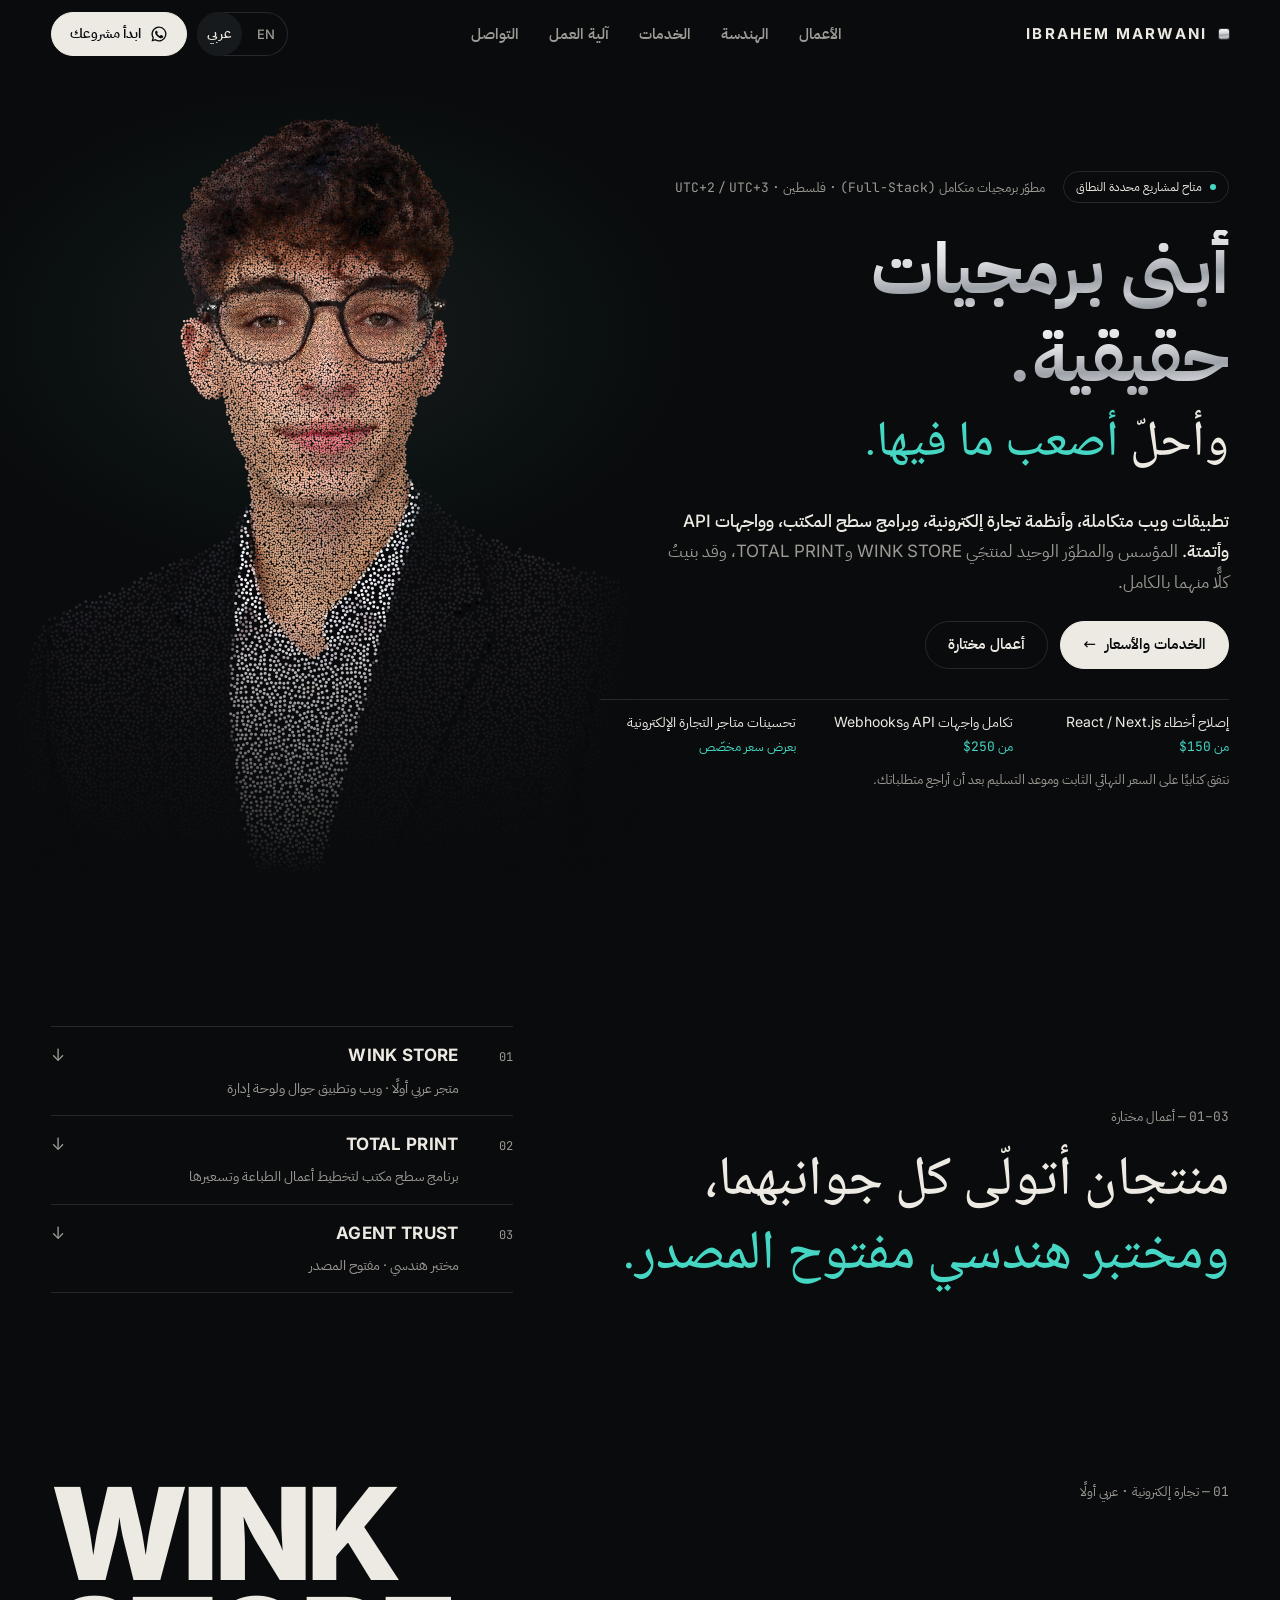
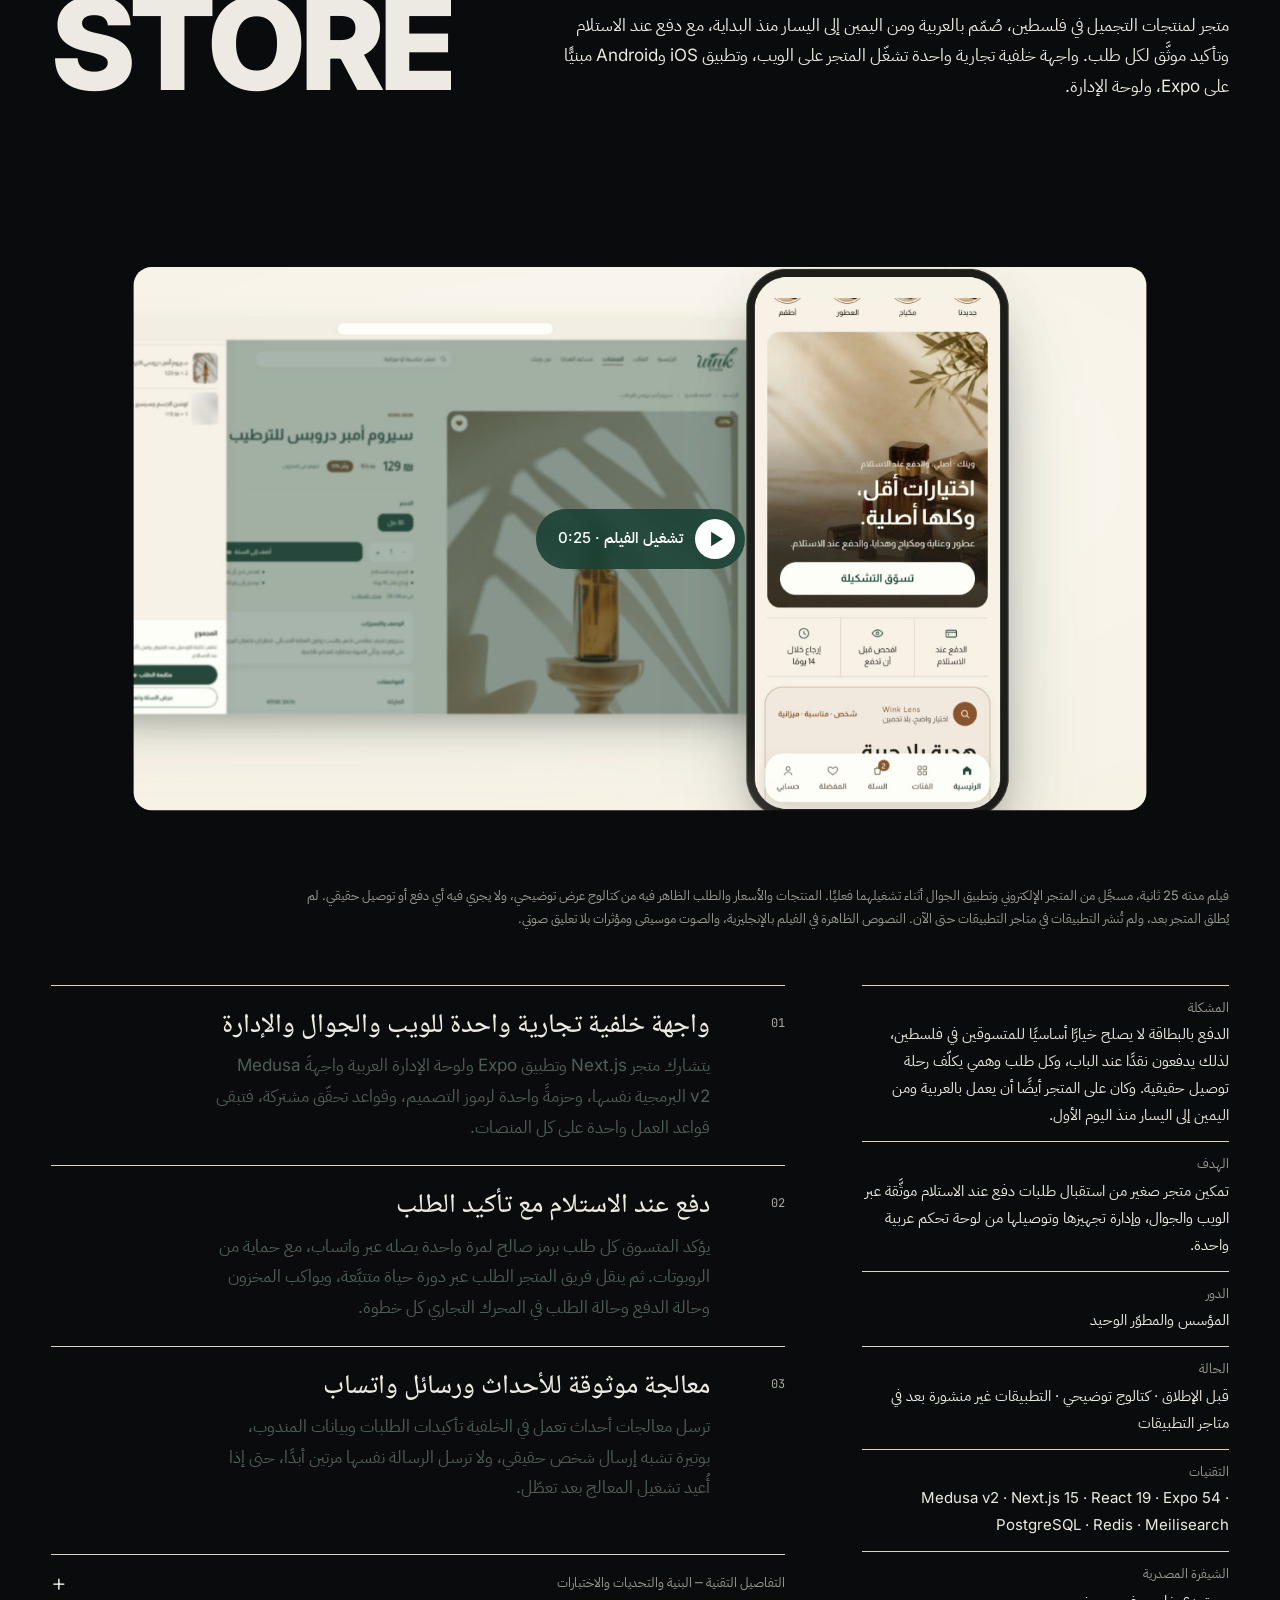
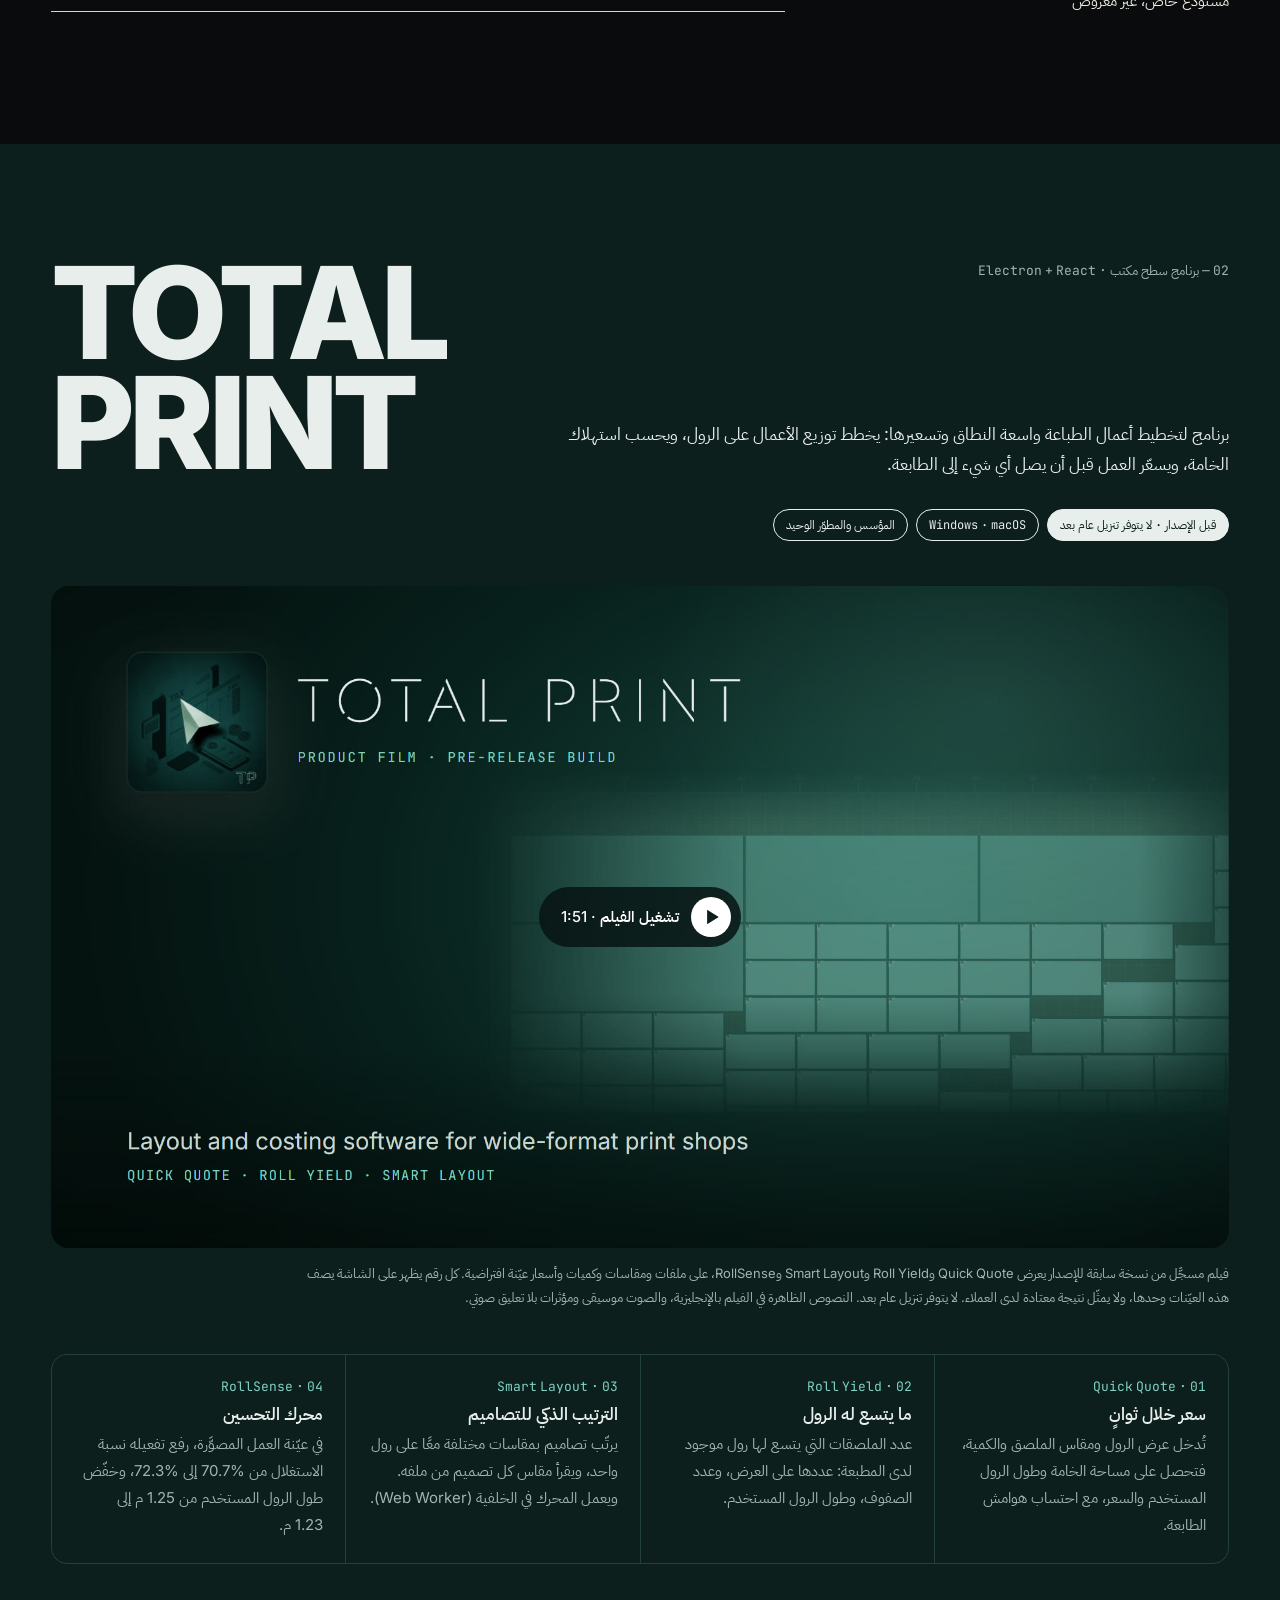
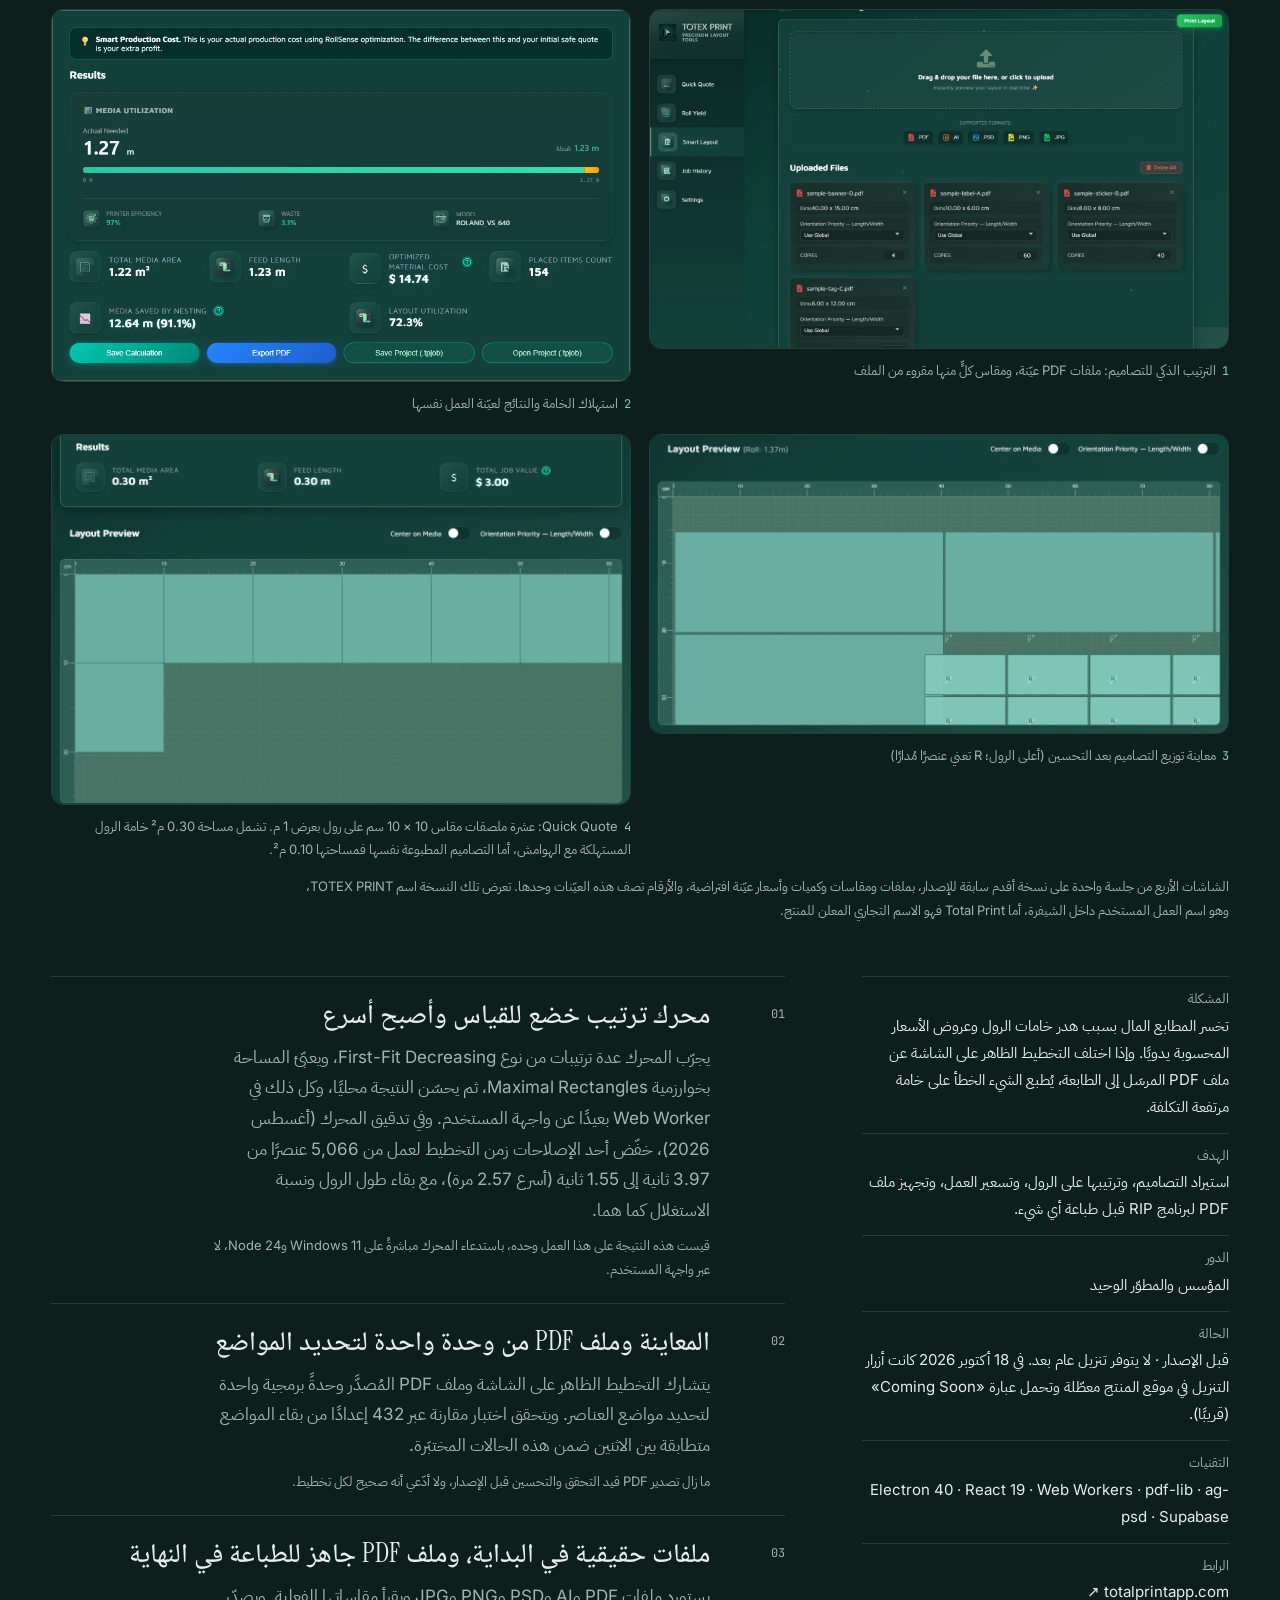
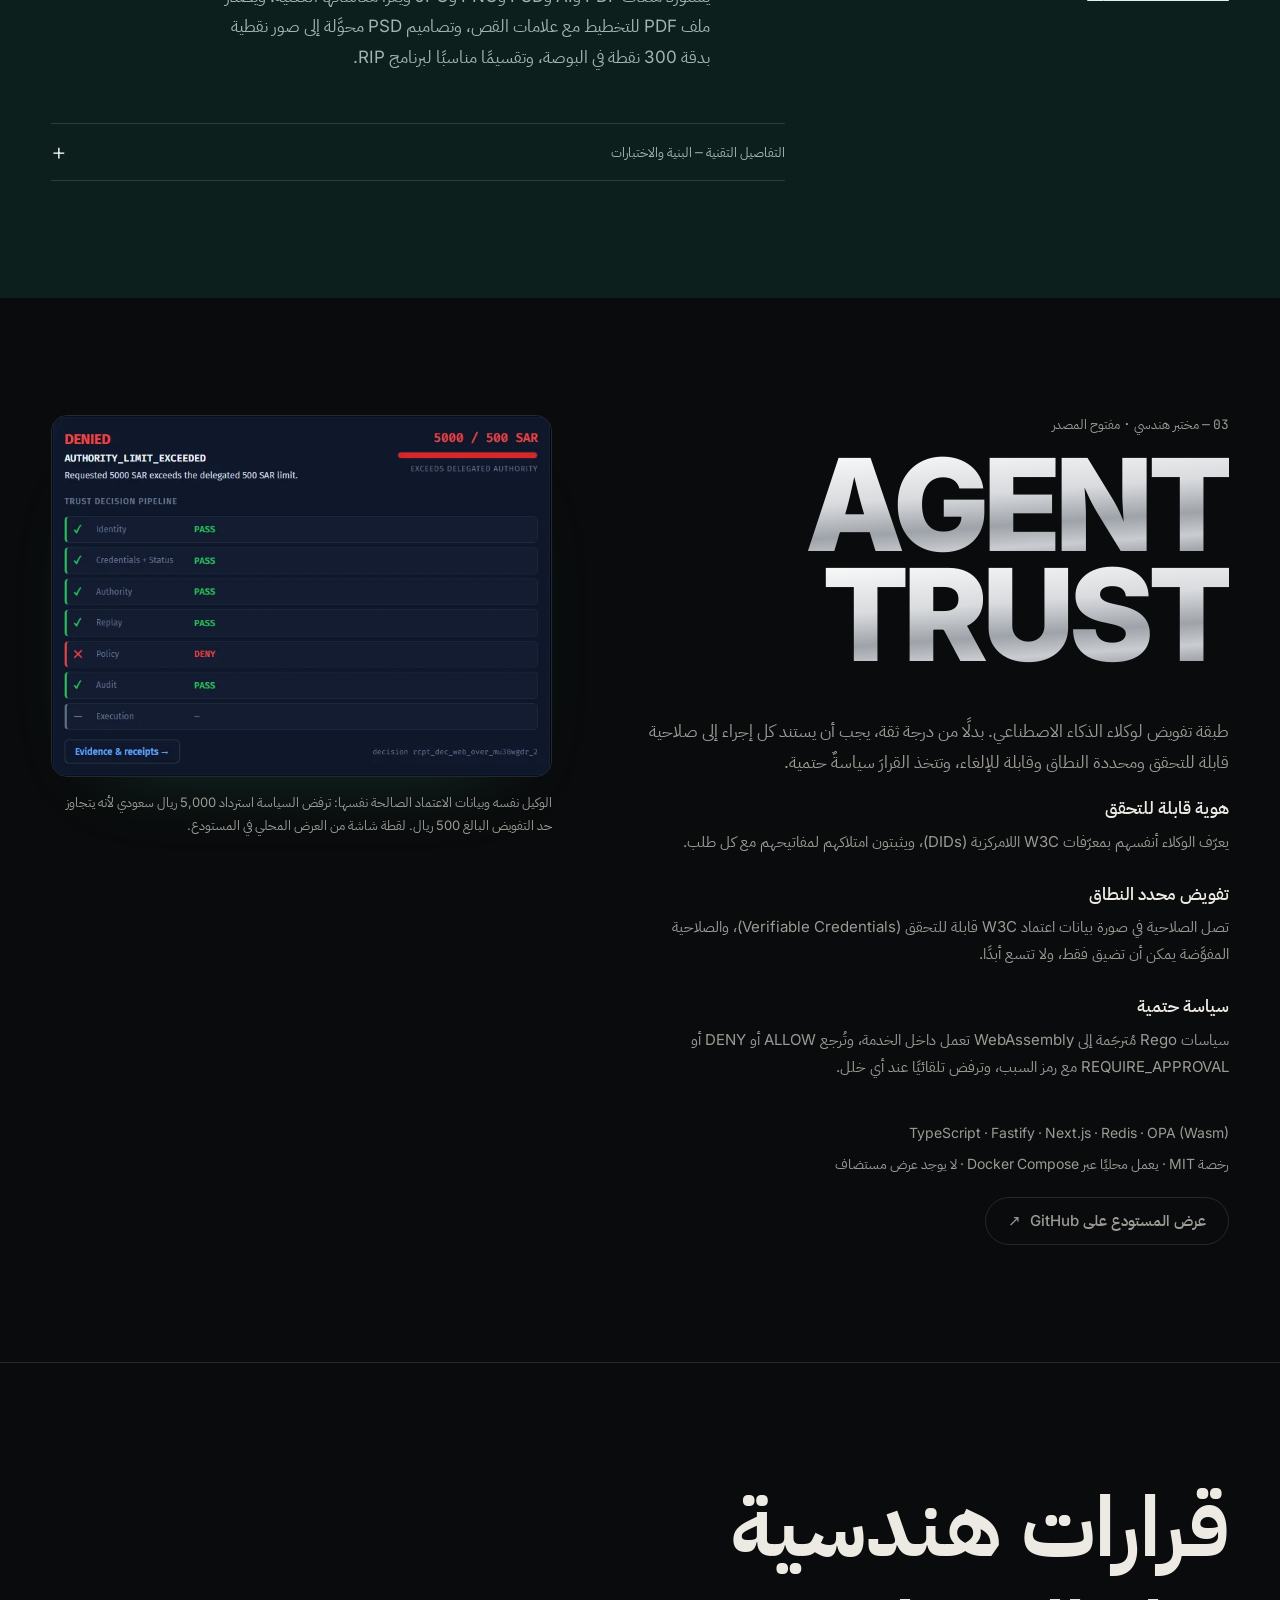
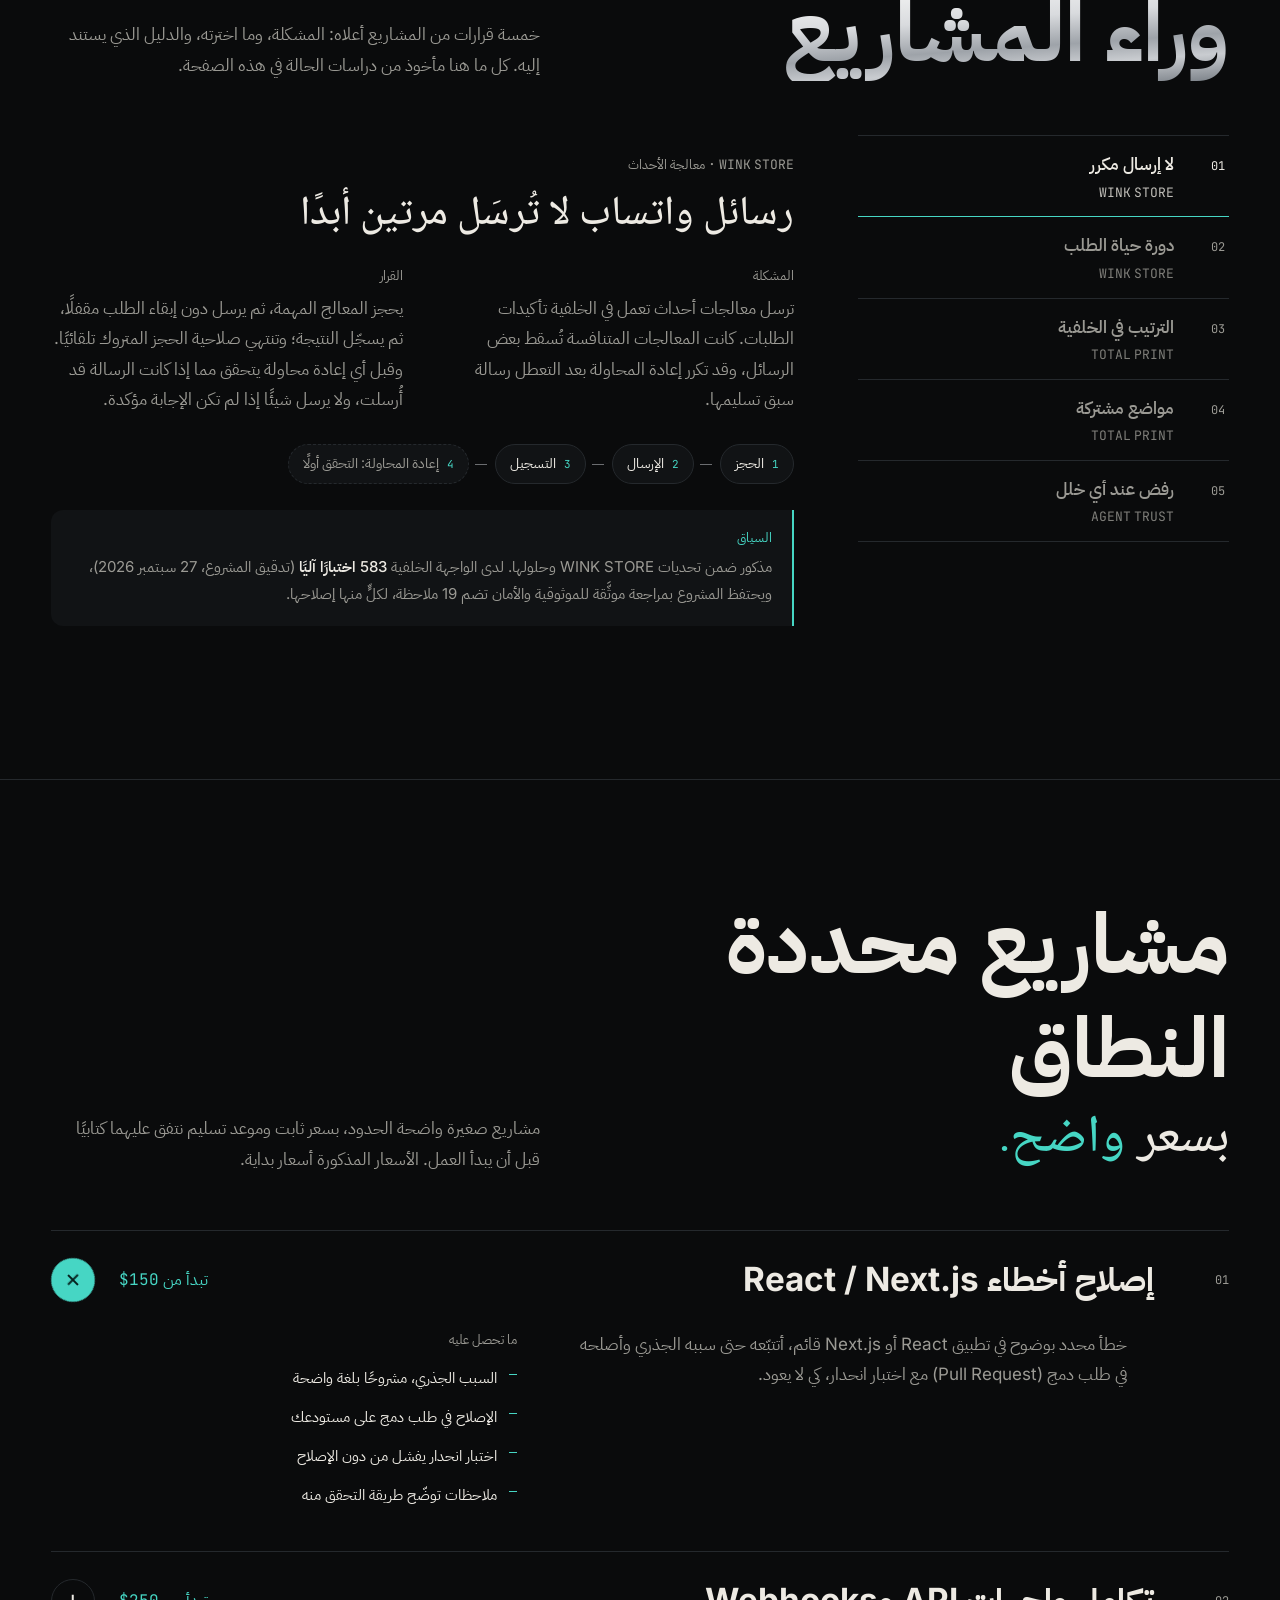
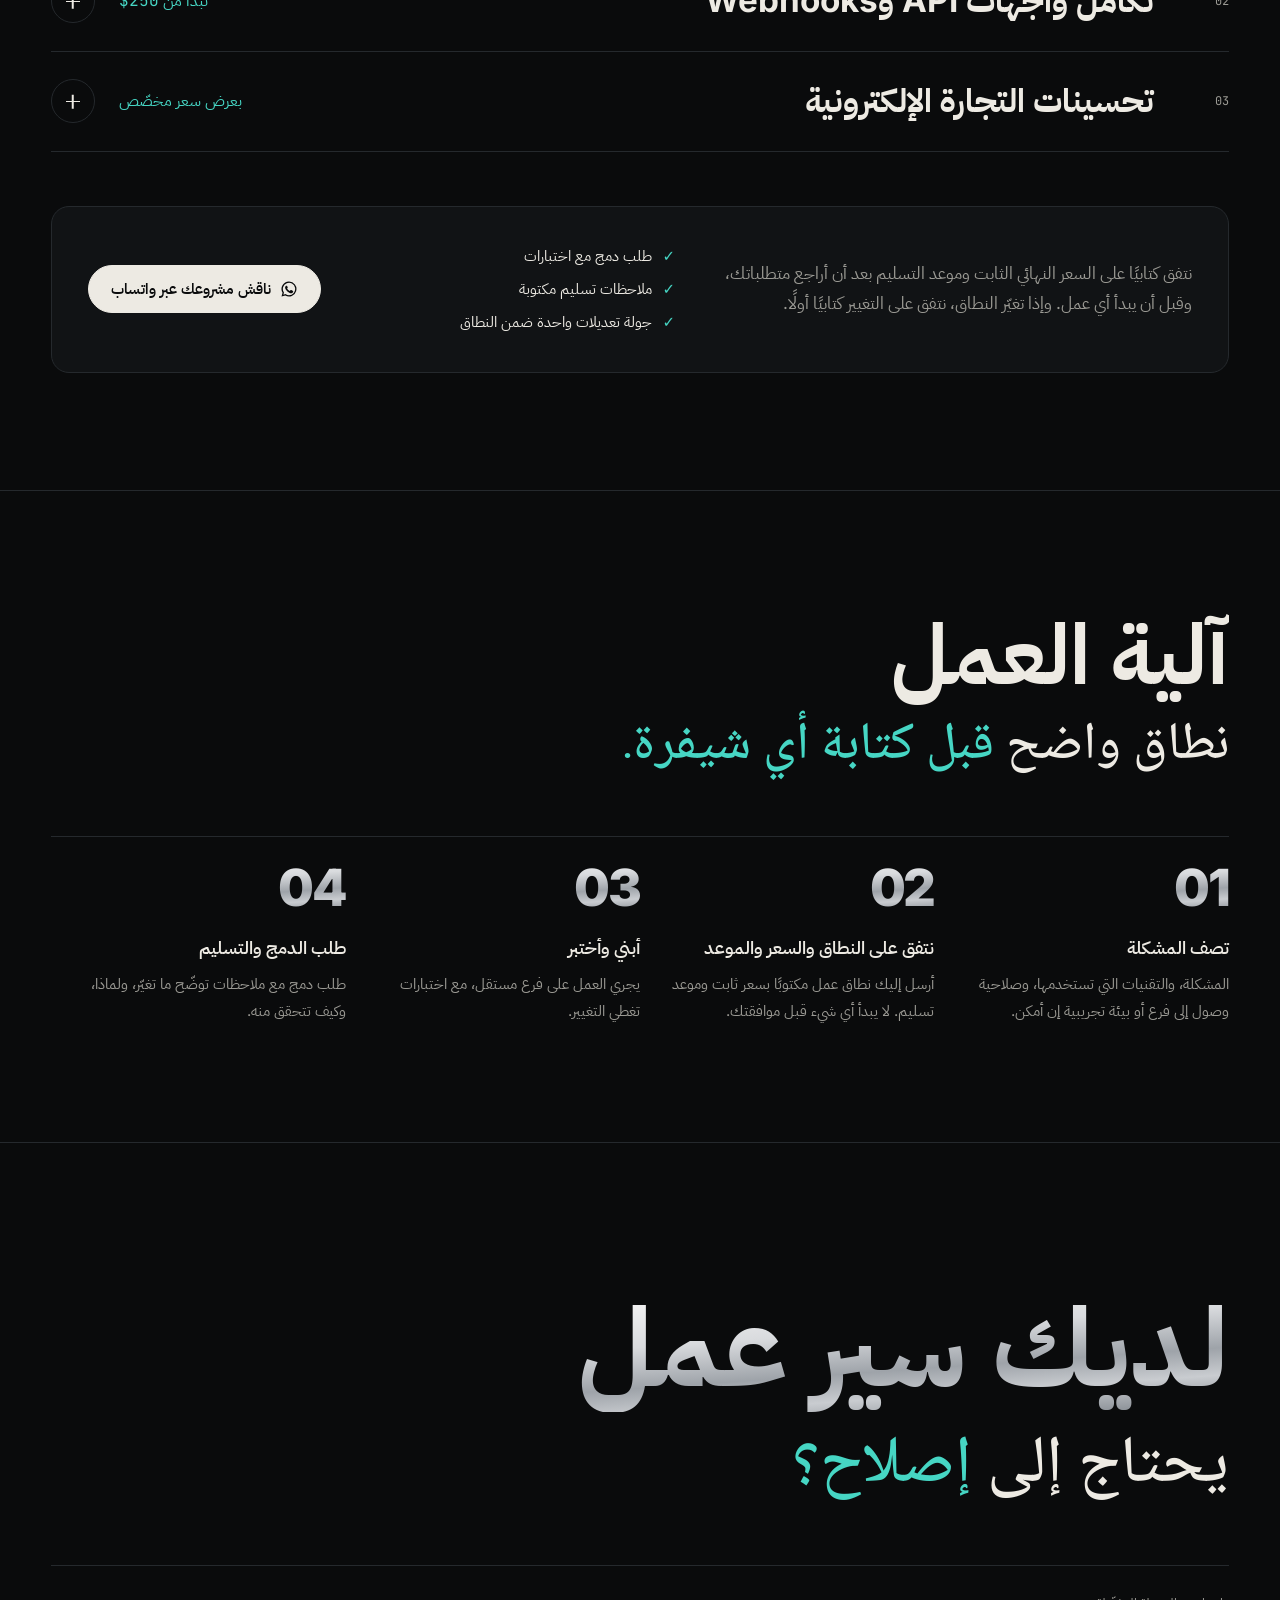
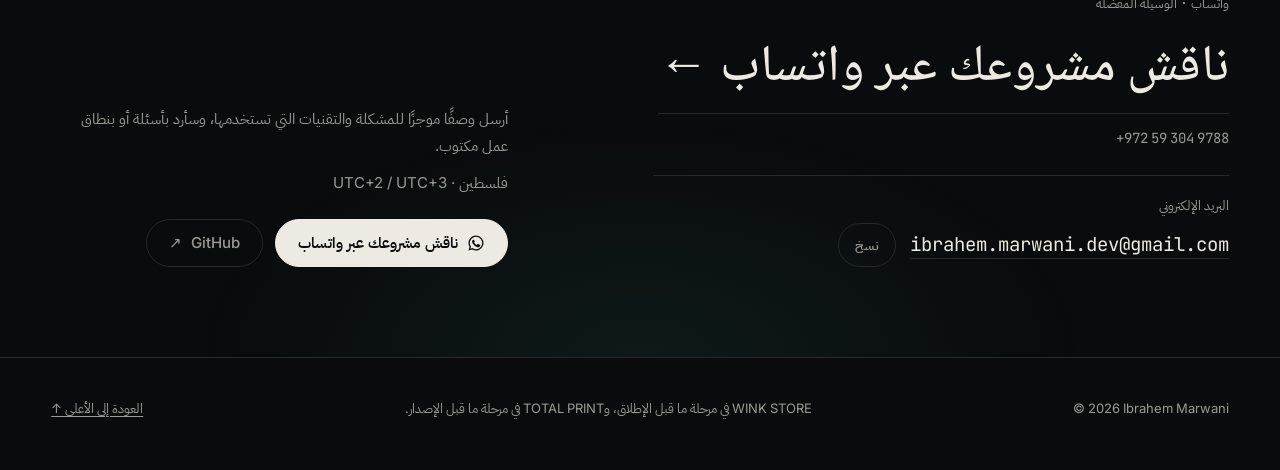
<file: ar/index.html>
<!doctype html>
<!--
  Portfolio V3, Arabic edition (/portfolio/ar/). Same structure, ids, media and scripts as the English page (../),
  with Arabic copy, dir="rtl" and assets/css/ar.css. Every path is relative; the films and posters are the English
  edition's files (../assets/media/), never copies.
  CONTACT CONFIG: WhatsApp is the primary contact (every link uses the same wa.me URL with a prefilled Arabic message).
  Email is the secondary contact: one paragraph (.contact-email) in the contact section; keep the address identical in
  the mailto link, the visible text and data-copy, here and in ../index.html.
-->
<html lang="ar" dir="rtl">
<head>
<meta charset="utf-8">
<meta name="viewport" content="width=device-width, initial-scale=1">
<title>Ibrahem Marwani — أبني برمجيات حقيقية</title>
<meta name="author" content="Ibrahem Marwani">
<meta name="description" content="مطوّر برمجيات متكامل (Full-Stack) مستقل: تطبيقات ويب، وأنظمة تجارة إلكترونية، وبرامج سطح المكتب، وواجهات API وأتمتة. مشاريع محددة النطاق تبدأ من ‎$150، مع اختبارات وملاحظات تسليم مكتوبة.">
<link rel="canonical" href="https://abuzaro21.github.io/portfolio/ar/">
<link rel="alternate" hreflang="en" href="https://abuzaro21.github.io/portfolio/">
<link rel="alternate" hreflang="ar" href="https://abuzaro21.github.io/portfolio/ar/">
<link rel="alternate" hreflang="x-default" href="https://abuzaro21.github.io/portfolio/">
<meta name="color-scheme" content="dark">
<meta name="theme-color" content="#0A0B0C">
<link rel="icon" href="data:image/svg+xml,%3Csvg xmlns='http://www.w3.org/2000/svg' viewBox='0 0 32 32'%3E%3Crect width='32' height='32' rx='7' fill='%230A0B0C'/%3E%3Crect x='9' y='9' width='14' height='14' rx='2' fill='%23D9DBDE'/%3E%3C/svg%3E">
<link rel="preload" href="../assets/fonts/ibm-plex-sans-arabic-700.woff2" as="font" type="font/woff2" crossorigin>
<link rel="preload" href="../assets/fonts/ibm-plex-sans-arabic-400.woff2" as="font" type="font/woff2" crossorigin>
<link rel="preload" href="../assets/portrait/particles.json" as="fetch" crossorigin>
<link rel="stylesheet" href="../assets/css/site.css">
<link rel="stylesheet" href="../assets/css/ar.css">
<script type="application/ld+json">{"@context":"https://schema.org","@type":"Person","name":"Ibrahem Marwani","jobTitle":"مطوّر برمجيات متكامل (Full-Stack)","sameAs":["https://github.com/abuzaro21"]}</script>
<script>document.documentElement.classList.add('js')</script>
</head>
<body>
<a class="skip" href="#main">تخطَّ إلى المحتوى</a>

<header class="nav" id="nav">
  <div class="wrap">
    <a class="brand" href="#top" lang="en" aria-label="Ibrahem Marwani"><i aria-hidden="true"></i>Ibrahem Marwani</a>
    <nav aria-label="القائمة الرئيسية">
      <ul class="links" id="links">
        <li><a href="#work">الأعمال</a></li>
        <li><a href="#engineering">الهندسة</a></li>
        <li><a href="#services">الخدمات</a></li>
        <li><a href="#process">آلية العمل</a></li>
        <li><a href="#contact">التواصل</a></li>
        <li aria-hidden="true" class="ink-bar" id="inkbar"></li>
      </ul>
    </nav>
    <div class="nav-end">
    <nav class="lang" aria-label="اللغة"><a href="../" hreflang="en" lang="en">EN<span class="sr"> (English)</span></a><a href="./" hreflang="ar" lang="ar" aria-current="page">عربي</a></nav>
    <a class="btn primary cta-desk" href="https://wa.me/972593049788?text=%D9%85%D8%B1%D8%AD%D8%A8%D9%8B%D8%A7%D8%8C%20%D8%A3%D9%88%D8%AF%D9%91%20%D9%85%D9%86%D8%A7%D9%82%D8%B4%D8%A9%20%D9%85%D8%B4%D8%B1%D9%88%D8%B9%20%D8%AA%D8%B7%D9%88%D9%8A%D8%B1%20%D8%A8%D8%B1%D9%85%D8%AC%D9%8A." target="_blank" rel="noopener noreferrer"><svg class="wa" viewBox="0 0 24 24" aria-hidden="true"><path fill="currentColor" d="M12 2a10 10 0 0 0-8.6 15.1L2 22l5-1.3A10 10 0 1 0 12 2Zm0 18.2a8.2 8.2 0 0 1-4.2-1.2l-.3-.2-3 .8.8-2.9-.2-.3A8.2 8.2 0 1 1 12 20.2Zm4.5-6.1c-.2-.1-1.5-.7-1.7-.8-.2-.1-.4-.1-.6.1l-.8 1c-.1.2-.3.2-.5.1a6.7 6.7 0 0 1-3.3-2.9c-.2-.4.2-.4.7-1.3.1-.2 0-.3 0-.4l-.8-1.8c-.2-.5-.4-.4-.6-.4h-.5a1 1 0 0 0-.7.3 3 3 0 0 0-.9 2.2 5.2 5.2 0 0 0 1.1 2.7 11.8 11.8 0 0 0 4.5 4c1.7.7 2.3.8 3.2.6a2.7 2.7 0 0 0 1.8-1.2c.2-.6.2-1.1.2-1.2-.1-.1-.3-.2-.5-.3Z"/></svg>ابدأ مشروعك<span class="sr"> عبر واتساب (يُفتح في واتساب)</span></a>
    <button class="menu-btn" id="menuBtn" type="button" aria-expanded="false" aria-controls="sheet"><b aria-hidden="true"></b>القائمة</button>
    </div>
  </div>
</header>
<div class="sheet" id="sheet">
  <nav aria-label="قائمة الجوال">
    <ul>
      <li><a href="#work">الأعمال <span class="ltr">01–03</span></a></li>
      <li><a href="#engineering">الهندسة <span>قرارات</span></a></li>
      <li><a href="#services">الخدمات <span>من <span class="ltr">$150</span></span></a></li>
      <li><a href="#process">آلية العمل <span>4 خطوات</span></a></li>
      <li><a href="#contact">التواصل <span>واتساب · البريد</span></a></li>
    </ul>
    <a class="btn primary" href="https://wa.me/972593049788?text=%D9%85%D8%B1%D8%AD%D8%A8%D9%8B%D8%A7%D8%8C%20%D8%A3%D9%88%D8%AF%D9%91%20%D9%85%D9%86%D8%A7%D9%82%D8%B4%D8%A9%20%D9%85%D8%B4%D8%B1%D9%88%D8%B9%20%D8%AA%D8%B7%D9%88%D9%8A%D8%B1%20%D8%A8%D8%B1%D9%85%D8%AC%D9%8A." target="_blank" rel="noopener noreferrer"><svg class="wa" viewBox="0 0 24 24" aria-hidden="true"><path fill="currentColor" d="M12 2a10 10 0 0 0-8.6 15.1L2 22l5-1.3A10 10 0 1 0 12 2Zm0 18.2a8.2 8.2 0 0 1-4.2-1.2l-.3-.2-3 .8.8-2.9-.2-.3A8.2 8.2 0 1 1 12 20.2Zm4.5-6.1c-.2-.1-1.5-.7-1.7-.8-.2-.1-.4-.1-.6.1l-.8 1c-.1.2-.3.2-.5.1a6.7 6.7 0 0 1-3.3-2.9c-.2-.4.2-.4.7-1.3.1-.2 0-.3 0-.4l-.8-1.8c-.2-.5-.4-.4-.6-.4h-.5a1 1 0 0 0-.7.3 3 3 0 0 0-.9 2.2 5.2 5.2 0 0 0 1.1 2.7 11.8 11.8 0 0 0 4.5 4c1.7.7 2.3.8 3.2.6a2.7 2.7 0 0 0 1.8-1.2c.2-.6.2-1.1.2-1.2-.1-.1-.3-.2-.5-.3Z"/></svg>ناقش مشروعك عبر واتساب<span class="sr"> (يُفتح في واتساب)</span></a>
  </nav>
</div>

<main id="main">
  <!-- HERO -->
  <section class="hero" id="top" aria-labelledby="hero-title">
    <div class="portrait" role="img" aria-label="صورة شخصية لـ Ibrahem Marwani"><canvas id="portrait" data-src="../assets/portrait/particles.json" aria-hidden="true"></canvas></div>
    <div class="wrap">
      <div class="copy">
        <div class="eyebrow fade" style="--d:.1s">
          <span class="status">متاح لمشاريع محددة النطاق</span>
          <span class="label">مطوّر برمجيات متكامل (Full-Stack) · فلسطين · <span class="ltr">UTC+2 / UTC+3</span></span>
        </div>
        <h1 class="h1" id="hero-title">
          <span class="sr">أبني برمجيات حقيقية، وأحلّ أصعب ما فيها.</span>
          <span aria-hidden="true">
            <span class="line"><span style="--i:0" class="metal" data-text="أبني برمجيات">أبني برمجيات</span></span>
            <span class="line"><span style="--i:1" class="metal" data-text="حقيقية.">حقيقية.</span></span>
            <span class="line serif-line"><span style="--i:2">وأحلّ <em>أصعب ما فيها.</em></span></span>
          </span>
        </h1>
        <div class="fade" style="--d:.9s">
          <p class="support"><b>تطبيقات ويب متكاملة، وأنظمة تجارة إلكترونية، وبرامج سطح المكتب، وواجهات API وأتمتة.</b> المؤسس والمطوّر الوحيد لمنتجَي WINK STORE وTOTAL PRINT، وقد بنيتُ كلًّا منهما بالكامل.</p>
          <div class="cta">
            <a class="btn primary" href="#services">الخدمات والأسعار <span class="arr" aria-hidden="true">←</span></a>
            <a class="btn ghost" href="#work">أعمال مختارة</a>
          </div>
        </div>
        <div class="fade" style="--d:1.05s" role="group" aria-labelledby="offer-title">
          <p class="sr" id="offer-title">مشاريع محددة النطاق بسعر واضح</p>
          <ul class="offer">
            <li><span>إصلاح أخطاء React / Next.js</span><b>من <span class="ltr">$150</span></b></li>
            <li><span>تكامل واجهات API وWebhooks</span><b>من <span class="ltr">$250</span></b></li>
            <li><span>تحسينات متاجر التجارة الإلكترونية</span><b>بعرض سعر مخصّص</b></li>
          </ul>
          <p class="offer-note">نتفق كتابيًا على السعر النهائي الثابت وموعد التسليم بعد أن أراجع متطلباتك.</p>
        </div>
      </div>
    </div>
  </section>

  <!-- SELECTED WORK -->
  <section class="work-intro" id="work" aria-labelledby="work-title">
    <div class="wrap">
      <div class="rise">
        <p class="label" style="margin-bottom:18px"><span class="ltr">01–03</span> — أعمال مختارة</p>
        <h2 id="work-title">منتجان أتولّى كل جوانبهما، <em>ومختبر هندسي مفتوح المصدر.</em></h2>
      </div>
      <ol class="index rise" style="--d:.15s">
        <li><a href="#wink"><span class="n">01</span><span class="t" lang="en">WINK STORE</span><span class="a" aria-hidden="true">↓</span><span class="d">متجر عربي أولًا · ويب وتطبيق جوال ولوحة إدارة</span></a></li>
        <li><a href="#total-print"><span class="n">02</span><span class="t" lang="en">TOTAL PRINT</span><span class="a" aria-hidden="true">↓</span><span class="d">برنامج سطح مكتب لتخطيط أعمال الطباعة وتسعيرها</span></a></li>
        <li><a href="#lab"><span class="n">03</span><span class="t" lang="en">AGENT TRUST</span><span class="a" aria-hidden="true">↓</span><span class="d">مختبر هندسي · مفتوح المصدر</span></a></li>
      </ol>
    </div>
  </section>

  <!-- 01 — WINK STORE -->
  <section class="project wink" id="wink" data-nav="light" aria-labelledby="wink-title">
    <div class="wrap">
      <div class="p-head">
        <div class="reveal">
          <p class="label">01 — تجارة إلكترونية · عربي أولًا</p>
          <h2 class="p-title" id="wink-title" lang="en">
            <span class="sr">WINK STORE</span>
            <span aria-hidden="true"><span class="line"><span style="--i:0">WINK</span></span><span class="line"><span style="--i:1">STORE</span></span></span>
          </h2>
          <p class="p-lede rise" style="--d:.15s">متجر لمنتجات التجميل في فلسطين، صُمّم بالعربية ومن اليمين إلى اليسار منذ البداية، مع دفع عند الاستلام وتأكيد موثَّق لكل طلب. واجهة خلفية تجارية واحدة تشغّل المتجر على الويب، وتطبيق iOS وAndroid مبنيًّا على Expo، ولوحة الإدارة.</p>
        </div>
        <div class="chips rise" style="--d:.25s">
          <span class="chip solid">قبل الإطلاق</span>
          <span class="chip">بيانات عرض توضيحية</span>
          <span class="chip">المؤسس والمطوّر الوحيد</span>
        </div>
      </div>

      <figure class="film">
        <video id="wink-film" controls playsinline preload="none" width="1920" height="1080" poster="../assets/media/wink-store-poster.jpg" aria-describedby="wink-film-note">
          <source src="../assets/media/wink-store-film.mp4" type="video/mp4">
          <a href="../assets/media/wink-store-film.mp4">تنزيل فيلم WINK STORE (MP4، 3.3 ميغابايت)</a>
        </video>
        <button class="play" type="button" hidden aria-label="تشغيل الفيلم التعريفي لـ WINK STORE، مدته 25 ثانية، مع صوت">
          <span><svg viewBox="0 0 36 36" aria-hidden="true"><circle cx="18" cy="18" r="18" fill="#fff"/><path d="M14.5 11.5v13l10.5-6.5z" fill="#173F33"/></svg>تشغيل الفيلم · 0:25</span>
        </button>
      </figure>
      <p class="caption" id="wink-film-note">فيلم مدته 25 ثانية، مسجَّل من المتجر الإلكتروني وتطبيق الجوال أثناء تشغيلهما فعليًا. المنتجات والأسعار والطلب الظاهر فيه من كتالوج عرض توضيحي، ولا يجري فيه أي دفع أو توصيل حقيقي. لم يُطلق المتجر بعد، ولم تُنشر التطبيقات في متاجر التطبيقات حتى الآن. النصوص الظاهرة في الفيلم بالإنجليزية، والصوت موسيقى ومؤثرات بلا تعليق صوتي.</p>

      <div class="p-body">
        <dl class="facts rise">
          <div><dt class="label">المشكلة</dt><dd>الدفع بالبطاقة لا يصلح خيارًا أساسيًا للمتسوقين في فلسطين، لذلك يدفعون نقدًا عند الباب، وكل طلب وهمي يكلّف رحلة توصيل حقيقية. وكان على المتجر أيضًا أن يعمل بالعربية ومن اليمين إلى اليسار منذ اليوم الأول.</dd></div>
          <div><dt class="label">الهدف</dt><dd>تمكين متجر صغير من استقبال طلبات دفع عند الاستلام موثَّقة عبر الويب والجوال، وإدارة تجهيزها وتوصيلها من لوحة تحكم عربية واحدة.</dd></div>
          <div><dt class="label">الدور</dt><dd>المؤسس والمطوّر الوحيد</dd></div>
          <div><dt class="label">الحالة</dt><dd>قبل الإطلاق · كتالوج توضيحي · التطبيقات غير منشورة بعد في متاجر التطبيقات</dd></div>
          <div><dt class="label">التقنيات</dt><dd>Medusa v2 · Next.js 15 · React 19 · Expo 54 · PostgreSQL · Redis · Meilisearch</dd></div>
          <div><dt class="label">الشيفرة المصدرية</dt><dd>مستودع خاص، غير معروض</dd></div>
        </dl>
        <div class="rise" style="--d:.1s">
          <ol class="highs">
            <li><div><h3>واجهة خلفية تجارية واحدة للويب والجوال والإدارة</h3><p>يتشارك متجر Next.js وتطبيق Expo ولوحة الإدارة العربية واجهةَ Medusa v2 البرمجية نفسها، وحزمةً واحدة لرموز التصميم، وقواعد تحقّق مشتركة، فتبقى قواعد العمل واحدة على كل المنصات.</p></div></li>
            <li><div><h3>دفع عند الاستلام مع تأكيد الطلب</h3><p>يؤكد المتسوق كل طلب برمز صالح لمرة واحدة يصله عبر واتساب، مع حماية من الروبوتات. ثم ينقل فريق المتجر الطلب عبر دورة حياة متتبَّعة، ويواكب المخزون وحالة الدفع وحالة الطلب في المحرك التجاري كل خطوة.</p></div></li>
            <li><div><h3>معالجة موثوقة للأحداث ورسائل واتساب</h3><p>ترسل معالجات أحداث تعمل في الخلفية تأكيدات الطلبات وبيانات المندوب، بوتيرة تشبه إرسال شخص حقيقي، ولا ترسل الرسالة نفسها مرتين أبدًا، حتى إذا أُعيد تشغيل المعالج بعد تعطّل.</p></div></li>
          </ol>
          <details class="tech">
            <summary><span class="label">التفاصيل التقنية — البنية والتحديات والاختبارات</span></summary>
            <div class="tech-body">
              <div>
                <h4 class="label">البنية</h4>
                <dl class="arch">
                  <div><dt>المتجر على الويب</dt><dd>Next.js 15 وReact 19 وTailwind CSS 4، بواجهة عربية من اليمين إلى اليسار.</dd></div>
                  <div><dt>تطبيق الجوال</dt><dd>Expo 54 وReact Native وExpo Router. تطبيق iOS وAndroid من قاعدة شيفرة واحدة.</dd></div>
                  <div><dt>لوحة الإدارة</dt><dd>Medusa Admin موسَّعة بصفحات عربية مخصصة: قائمة الطلبات، والتحليلات، وإعداد الرسائل، وسياسات المتجر.</dd></div>
                  <div><dt>الواجهة الخلفية</dt><dd>Medusa v2 على PostgreSQL، مع Redis للأحداث وسير العمل والأقفال.</dd></div>
                  <div><dt>الخدمات</dt><dd>Meilisearch · واتساب عبر Evolution API · إشعارات Expo · تخزين متوافق مع S3 · Cloudflare Turnstile.</dd></div>
                </dl>
              </div>
              <div>
                <h4 class="label">أدلة الاختبار</h4>
                <ul class="dots">
                  <li>814 اختبارًا آليًا: 583 للواجهة الخلفية، و93 للويب، و138 للجوال <span class="note">(تدقيق المشروع، 27 سبتمبر 2026)</span>.</li>
                  <li>تكامل مستمر (CI) مع كل طلب دمج: فحص الأنواع، والتدقيق البرمجي، واختبارات الوحدات، وبناء نسخة الإنتاج لكل تطبيق؛ وفحوص تكامل على PostgreSQL 16؛ وتدقيق للاعتماديات.</li>
                  <li>اختبارات انحدار بصري على ثلاثة مقاسات هواتف، للويب والتطبيق.</li>
                  <li>مراجعة موثَّقة للموثوقية والأمان: 19 ملاحظة، لكلٍّ منها إصلاحها ودليله.</li>
                </ul>
              </div>
              <div class="span">
                <h4 class="label">التحديات والحلول</h4>
                <ul class="plain">
                  <li><strong>الطلبات الملغاة كانت تُبقي المخزون خارج البيع.</strong><p>أصبحت كل خطوة في دورة حياة الطلب تشغّل سير العمل المقابل في المحرك التجاري (التجهيز، والتحصيل، والإكمال، والإرجاع مع إعادة المخزون)، ويصحّح سكربت إصلاح الطلبات القديمة بعد تشغيل تجريبي أول لا يغيّر شيئًا.</p></li>
                  <li><strong>رسائل كانت تضيع عند تنافس المعالجات.</strong><p>أصبح المعالج يحجز المهمة، ثم يرسل دون أن يُبقي الطلب مقفلًا، ثم يسجّل النتيجة؛ وتنتهي صلاحية الحجز المتروك تلقائيًا.</p></li>
                  <li><strong>إعادة المحاولة قد تكرر رسالة سبق تسليمها.</strong><p>قبل أي إعادة محاولة، يتحقق النظام مما إذا كانت الرسالة قد أُرسلت فعلًا، ولا يرسل شيئًا إذا لم تكن الإجابة مؤكدة.</p></li>
                  <li><strong>سياسة أمان صارمة مقابل التخزين المؤقت.</strong><p>تستخدم صفحات الكتالوج سياسة قابلة للتخزين المؤقت، بينما تحتفظ صفحات الدفع والحساب بسياسة صارمة لكل طلب.</p></li>
                </ul>
              </div>
            </div>
          </details>
        </div>
      </div>
    </div>
  </section>

  <!-- 02 — TOTAL PRINT -->
  <section class="project tp" id="total-print" aria-labelledby="tp-title">
    <div class="wrap">
      <div class="p-head">
        <div class="reveal">
          <p class="label">02 — برنامج سطح مكتب · Electron + React</p>
          <h2 class="p-title" id="tp-title" lang="en">
            <span class="sr">TOTAL PRINT</span>
            <span aria-hidden="true"><span class="line"><span style="--i:0">TOTAL</span></span><span class="line"><span style="--i:1">PRINT</span></span></span>
          </h2>
          <p class="p-lede rise" style="--d:.15s">برنامج لتخطيط أعمال الطباعة واسعة النطاق وتسعيرها: يخطط توزيع الأعمال على الرول، ويحسب استهلاك الخامة، ويسعّر العمل قبل أن يصل أي شيء إلى الطابعة.</p>
        </div>
        <div class="chips rise" style="--d:.25s">
          <span class="chip solid">قبل الإصدار · لا يتوفر تنزيل عام بعد</span>
          <span class="chip">Windows · macOS</span>
          <span class="chip">المؤسس والمطوّر الوحيد</span>
        </div>
      </div>

      <figure class="film">
        <video id="tp-film" controls playsinline preload="none" width="1920" height="1080" poster="../assets/media/total-print-poster.jpg" aria-describedby="tp-film-note">
          <source src="../assets/media/total-print-film.mp4" type="video/mp4">
          <a href="../assets/media/total-print-film.mp4">تنزيل فيلم TOTAL PRINT (MP4، 8.8 ميغابايت)</a>
        </video>
        <button class="play" type="button" hidden aria-label="تشغيل الفيلم التعريفي لـ TOTAL PRINT، مدته دقيقة و51 ثانية، مع صوت">
          <span><svg viewBox="0 0 36 36" aria-hidden="true"><circle cx="18" cy="18" r="18" fill="#fff"/><path d="M14.5 11.5v13l10.5-6.5z" fill="#0C1F1C"/></svg>تشغيل الفيلم · 1:51</span>
        </button>
      </figure>
      <p class="caption" id="tp-film-note">فيلم مسجَّل من نسخة سابقة للإصدار يعرض Quick Quote وRoll Yield وSmart Layout وRollSense، على ملفات ومقاسات وكميات وأسعار عيّنة افتراضية. كل رقم يظهر على الشاشة يصف هذه العيّنات وحدها، ولا يمثّل نتيجة معتادة لدى العملاء. لا يتوفر تنزيل عام بعد. النصوص الظاهرة في الفيلم بالإنجليزية، والصوت موسيقى ومؤثرات بلا تعليق صوتي.</p>

      <div class="features rise">
        <div><p class="label">01 · Quick Quote</p><h3>سعر خلال ثوانٍ</h3><p>تُدخل عرض الرول ومقاس الملصق والكمية، فتحصل على مساحة الخامة وطول الرول المستخدم والسعر، مع احتساب هوامش الطابعة.</p></div>
        <div><p class="label">02 · Roll Yield</p><h3>ما يتسع له الرول</h3><p>عدد الملصقات التي يتسع لها رول موجود لدى المطبعة: عددها على العرض، وعدد الصفوف، وطول الرول المستخدم.</p></div>
        <div><p class="label">03 · Smart Layout</p><h3>الترتيب الذكي للتصاميم</h3><p>يرتّب تصاميم بمقاسات مختلفة معًا على رول واحد، ويقرأ مقاس كل تصميم من ملفه. ويعمل المحرك في الخلفية (Web Worker).</p></div>
        <div><p class="label">04 · RollSense</p><h3>محرك التحسين</h3><p>في عيّنة العمل المصوَّرة، رفع تفعيله نسبة الاستغلال من <span class="ltr">70.7%</span> إلى <span class="ltr">72.3%</span>، وخفّض طول الرول المستخدم من 1.25 م إلى 1.23 م.</p></div>
      </div>

      <div class="shots">
        <figure><div class="frame"><img src="../assets/work/tp-build-smart-nesting.webp" width="1600" height="936" loading="lazy" decoding="async" alt="شاشة الترتيب الذكي للتصاميم (Smart Nesting) وفيها أربعة ملفات PDF عيّنة مستوردة. تعرض كل بطاقة المقاس المقروء من الملف (40 × 15 و10 × 6 و8 × 8 و6 × 12 سم)، وإعداد الاتجاه، وعدد النسخ. ويظهر في الشريط الجانبي اسم النسخة TOTEX PRINT."></div><figcaption><b>1</b>الترتيب الذكي للتصاميم: ملفات PDF عيّنة، ومقاس كلٍّ منها مقروء من الملف</figcaption></figure>
        <figure><div class="frame"><img src="../assets/work/tp-build-results.webp" width="1086" height="698" loading="lazy" decoding="async" alt="نتائج عيّنة العمل نفسها: الخامة المطلوبة 1.27 م مقابل 1.23 م في الحالة المثالية، وإجمالي مساحة الخامة 1.22 م²، وطول الرول المستخدم 1.23 م، و154 عنصرًا موضوعًا، ونسبة استغلال التخطيط ‎72.3%، مع أزرار الحفظ وتصدير PDF والمشروع."></div><figcaption><b>2</b>استهلاك الخامة والنتائج لعيّنة العمل نفسها</figcaption></figure>
        <figure><div class="frame"><img src="../assets/work/tp-build-layout-preview.webp" width="1184" height="611" loading="lazy" decoding="async" alt="الجزء العلوي من معاينة توزيع التصاميم على رول بعرض 1.37 م، مع مساطر بالسنتيمتر: لافتتان مقاس 40 × 15 سم على عرض الرول، وعناصر أصغر مرتّبة بجانبهما، والعناصر المُدارة معلَّمة بالحرف R."></div><figcaption><b>3</b>معاينة توزيع التصاميم بعد التحسين (أعلى الرول؛ R تعني عنصرًا مُدارًا)</figcaption></figure>
        <figure><div class="frame"><img src="../assets/work/tp-build-quick-quote.webp" width="1184" height="756" loading="lazy" decoding="async" alt="نتائج Quick Quote لرول بعرض 1 م وعشرة ملصقات مقاس 10 × 10 سم: إجمالي مساحة الخامة 0.30 م² من الرول، وطول الرول المستخدم 0.30 م، وإجمالي قيمة العمل ‎$3.00 بسعر ‎$10 للمتر، فوق معاينة توزيع التصاميم."></div><figcaption><b>4</b>Quick Quote: عشرة ملصقات مقاس 10 × 10 سم على رول بعرض 1 م. تشمل مساحة 0.30 م² خامة الرول المستهلكة مع الهوامش، أما التصاميم المطبوعة نفسها فمساحتها 0.10 م².</figcaption></figure>
      </div>
      <p class="caption">الشاشات الأربع من جلسة واحدة على نسخة أقدم سابقة للإصدار، بملفات ومقاسات وكميات وأسعار عيّنة افتراضية، والأرقام تصف هذه العيّنات وحدها. تعرض تلك النسخة اسم TOTEX PRINT، وهو اسم العمل المستخدم داخل الشيفرة، أما Total Print فهو الاسم التجاري المعلن للمنتج.</p>

      <div class="p-body">
        <dl class="facts rise">
          <div><dt class="label">المشكلة</dt><dd>تخسر المطابع المال بسبب هدر خامات الرول وعروض الأسعار المحسوبة يدويًا. وإذا اختلف التخطيط الظاهر على الشاشة عن ملف PDF المرسَل إلى الطابعة، يُطبع الشيء الخطأ على خامة مرتفعة التكلفة.</dd></div>
          <div><dt class="label">الهدف</dt><dd>استيراد التصاميم، وترتيبها على الرول، وتسعير العمل، وتجهيز ملف PDF لبرنامج RIP قبل طباعة أي شيء.</dd></div>
          <div><dt class="label">الدور</dt><dd>المؤسس والمطوّر الوحيد</dd></div>
          <div><dt class="label">الحالة</dt><dd>قبل الإصدار · لا يتوفر تنزيل عام بعد. في 18 أكتوبر 2026 كانت أزرار التنزيل في موقع المنتج معطّلة وتحمل عبارة «Coming Soon» (قريبًا).</dd></div>
          <div><dt class="label">التقنيات</dt><dd>Electron 40 · React 19 · Web Workers · pdf-lib · ag-psd · Supabase</dd></div>
          <div><dt class="label">الرابط</dt><dd><a class="ext" href="https://totalprintapp.com/" rel="noopener" lang="en">totalprintapp.com</a></dd></div>
        </dl>
        <div class="rise" style="--d:.1s">
          <ol class="highs">
            <li><div><h3>محرك ترتيب خضع للقياس وأصبح أسرع</h3><p>يجرّب المحرك عدة ترتيبات من نوع First-Fit Decreasing، ويعبّئ المساحة بخوارزمية Maximal Rectangles، ثم يحسّن النتيجة محليًا، وكل ذلك في Web Worker بعيدًا عن واجهة المستخدم. وفي تدقيق المحرك (أغسطس 2026)، خفّض أحد الإصلاحات زمن التخطيط لعمل من 5,066 عنصرًا من 3.97 ثانية إلى 1.55 ثانية (أسرع 2.57 مرة)، مع بقاء طول الرول ونسبة الاستغلال كما هما.<span class="q">قيست هذه النتيجة على هذا العمل وحده، باستدعاء المحرك مباشرةً على Windows 11 وNode 24، لا عبر واجهة المستخدم.</span></p></div></li>
            <li><div><h3>المعاينة وملف PDF من وحدة واحدة لتحديد المواضع</h3><p>يتشارك التخطيط الظاهر على الشاشة وملف PDF المُصدَّر وحدةً برمجية واحدة لتحديد مواضع العناصر. ويتحقق اختبار مقارنة عبر 432 إعدادًا من بقاء المواضع متطابقة بين الاثنين ضمن هذه الحالات المختبَرة.<span class="q">ما زال تصدير PDF قيد التحقق والتحسين قبل الإصدار، ولا أدّعي أنه صحيح لكل تخطيط.</span></p></div></li>
            <li><div><h3>ملفات حقيقية في البداية، وملف PDF جاهز للطباعة في النهاية</h3><p>يستورد ملفات PDF وAI وPSD وPNG وJPG ويقرأ مقاساتها الفعلية. ويصدّر ملف PDF للتخطيط مع علامات القص، وتصاميم PSD محوَّلة إلى صور نقطية بدقة 300 نقطة في البوصة، وتقسيمًا مناسبًا لبرنامج RIP.</p></div></li>
          </ol>
          <details class="tech">
            <summary><span class="label">التفاصيل التقنية — البنية والاختبارات</span></summary>
            <div class="tech-body">
              <div>
                <h4 class="label">البنية</h4>
                <dl class="arch">
                  <div><dt>تطبيق سطح المكتب</dt><dd>عملية Electron رئيسية مع قائمة سماح صريحة لقنوات IPC، وواجهة React، وترتيب التصاميم وتحليل ملفات PDF في Web Workers.</dd></div>
                  <div><dt>الواجهة الخلفية</dt><dd>قاعدة بيانات Supabase بصلاحيات وصول لكل صف (Row-Level Security) ودوال Edge.</dd></div>
                  <div><dt>المنظومة المحيطة</dt><dd>لوحة إدارة مستقلة (Vite وReact وTypeScript)، والموقع التسويقي، وقناة تحديثات موقَّعة.</dd></div>
                </dl>
              </div>
              <div>
                <h4 class="label">أدلة الاختبار</h4>
                <ul class="dots">
                  <li>125 اختبارًا آليًا في 8 مجموعات <span class="note">(سجلات المشروع، أغسطس 2026)</span>.</li>
                  <li>اختبار تعاقدي يحلّل شيفرة العملية الرئيسية وملف preload، ويفشل إذا عولجت قناة IPC دون أن تكون في قائمة السماح، أو العكس.</li>
                  <li>ملفات بيان التحديثات موقَّعة، والاختبارات تثبت رفض أي ملف معدَّل أو يحاول الرجوع إلى إصدار أقدم.</li>
                  <li>اختبارات أداء تغطي أعمالًا تضم أكثر من 5,000 عنصر.</li>
                </ul>
              </div>
              <p class="note span">الشيفرة المصدرية خاصة وغير معروضة هنا.</p>
            </div>
          </details>
        </div>
      </div>
    </div>
  </section>

  <!-- 03 — AGENT TRUST -->
  <section class="sec lab" id="lab" aria-labelledby="lab-title">
    <div class="wrap lab-grid">
      <div>
        <div class="reveal">
          <p class="label">03 — مختبر هندسي · مفتوح المصدر</p>
          <h2 class="p-title" id="lab-title" lang="en"><span class="sr">Agent Trust</span><span aria-hidden="true"><span class="line"><span class="metal" style="--i:0">AGENT</span></span><span class="line"><span class="metal" style="--i:1">TRUST</span></span></span></h2>
        </div>
        <p class="p-lede rise">طبقة تفويض لوكلاء الذكاء الاصطناعي. بدلًا من درجة ثقة، يجب أن يستند كل إجراء إلى صلاحية قابلة للتحقق ومحددة النطاق وقابلة للإلغاء، وتتخذ القرارَ سياسةٌ حتمية.</p>
        <ul class="plain rise" style="--d:.1s;margin-top:28px">
          <li><strong>هوية قابلة للتحقق</strong><p>يعرّف الوكلاء أنفسهم بمعرّفات W3C اللامركزية (DIDs)، ويثبتون امتلاكهم لمفاتيحهم مع كل طلب.</p></li>
          <li><strong>تفويض محدد النطاق</strong><p>تصل الصلاحية في صورة بيانات اعتماد W3C قابلة للتحقق (Verifiable Credentials)، والصلاحية المفوَّضة يمكن أن تضيق فقط، ولا تتسع أبدًا.</p></li>
          <li><strong>سياسة حتمية</strong><p>سياسات Rego مُترجَمة إلى WebAssembly تعمل داخل الخدمة، وتُرجع ALLOW أو DENY أو REQUIRE_APPROVAL مع رمز السبب، وترفض تلقائيًا عند أي خلل.</p></li>
        </ul>
        <div class="lab-meta rise" style="--d:.15s">
          <span>TypeScript · Fastify · Next.js · Redis · OPA (Wasm)</span>
          <span>رخصة MIT · يعمل محليًا عبر Docker Compose · لا يوجد عرض مستضاف</span>
          <a class="btn ghost ext" href="https://github.com/abuzaro21/agent-trust" rel="noopener">عرض المستودع على GitHub</a>
        </div>
      </div>
      <figure class="rise" style="--d:.2s">
        <div class="frame"><img src="../assets/work/at-deny-pipeline.webp" width="712" height="514" loading="lazy" decoding="async" alt="لوحة قرار Agent Trust: مرفوض، AUTHORITY_LIMIT_EXCEEDED. المبلغ المطلوب 5000 ريال سعودي يتجاوز الحد المفوَّض البالغ 500 ريال. اجتازت الهوية وبيانات الاعتماد والصلاحية والحماية من إعادة الإرسال والتدقيق الفحص، ورفضت السياسة الطلب، فلم يُنفَّذ الإجراء."></div>
        <p class="caption">الوكيل نفسه وبيانات الاعتماد الصالحة نفسها: ترفض السياسة استرداد 5,000 ريال سعودي لأنه يتجاوز حد التفويض البالغ 500 ريال. لقطة شاشة من العرض المحلي في المستودع.</p>
      </figure>
    </div>
  </section>

  <!-- INSIDE THE ENGINEERING -->
  <section class="sec" id="engineering" aria-labelledby="eng-title" style="border-top:1px solid var(--rule)">
    <div class="wrap">
      <div class="sec-head">
        <h2 class="h2 reveal" id="eng-title"><span class="sr">قرارات هندسية وراء المشاريع</span><span aria-hidden="true"><span class="line"><span style="--i:0">قرارات هندسية</span></span><span class="line"><span style="--i:1" class="metal">وراء المشاريع</span></span></span></h2>
        <p class="sec-intro rise">خمسة قرارات من المشاريع أعلاه: المشكلة، وما اخترته، والدليل الذي يستند إليه. كل ما هنا مأخوذ من دراسات الحالة في هذه الصفحة.</p>
      </div>
      <div class="eng rise" id="eng">
        <div class="eng-tabs" role="tablist" aria-label="قرارات هندسية وراء المشاريع" aria-orientation="vertical"></div>

        <article class="eng-panel" id="eng-1" data-tab="لا إرسال مكرر" data-tag="WINK STORE">
          <p class="label">WINK STORE · معالجة الأحداث</p>
          <h3>رسائل واتساب لا تُرسَل مرتين أبدًا</h3>
          <div class="eng-cols">
            <div><h4 class="label">المشكلة</h4><p>ترسل معالجات أحداث تعمل في الخلفية تأكيدات الطلبات. كانت المعالجات المتنافسة تُسقط بعض الرسائل، وقد تكرر إعادة المحاولة بعد التعطل رسالة سبق تسليمها.</p></div>
            <div><h4 class="label">القرار</h4><p>يحجز المعالج المهمة، ثم يرسل دون إبقاء الطلب مقفلًا، ثم يسجّل النتيجة؛ وتنتهي صلاحية الحجز المتروك تلقائيًا. وقبل أي إعادة محاولة يتحقق مما إذا كانت الرسالة قد أُرسلت، ولا يرسل شيئًا إذا لم تكن الإجابة مؤكدة.</p></div>
          </div>
          <ol class="flow" aria-label="مسار الرسالة"><li>الحجز</li><li>الإرسال</li><li>التسجيل</li><li class="alt">إعادة المحاولة: التحقق أولًا</li></ol>
          <p class="evidence"><span class="label">السياق</span>مذكور ضمن تحديات WINK STORE وحلولها. لدى الواجهة الخلفية <b>583 اختبارًا آليًا</b> (تدقيق المشروع، 27 سبتمبر 2026)، ويحتفظ المشروع بمراجعة موثَّقة للموثوقية والأمان تضم 19 ملاحظة، لكلٍّ منها إصلاحها.</p>
        </article>

        <article class="eng-panel" id="eng-2" data-tab="دورة حياة الطلب" data-tag="WINK STORE">
          <p class="label">WINK STORE · سير العمل التجاري</p>
          <h3>كل خطوة في الطلب تشغّل سير العمل التجاري المقابل</h3>
          <div class="eng-cols">
            <div><h4 class="label">المشكلة</h4><p>كانت الطلبات الملغاة تُبقي مخزونها خارج البيع، لأن حالات الطلب في المتجر انفصلت عن سجلات المخزون والدفع والتجهيز في المحرك التجاري.</p></div>
            <div><h4 class="label">القرار</h4><p>كل خطوة يتخذها فريق المتجر في دورة حياة الطلب تشغّل الآن سير العمل المقابل في المحرك التجاري: التجهيز، أو التحصيل، أو الإكمال، أو الإرجاع مع إعادة المخزون. ويصحّح سكربت إصلاح الطلبات القديمة بعد تشغيل تجريبي أول لا يغيّر شيئًا.</p></div>
          </div>
          <ol class="flow" aria-label="دورة حياة الطلب"><li>التأكيد</li><li>التجهيز</li><li>التحصيل</li><li>الإكمال</li><li class="alt">الإلغاء: إرجاع وإعادة للمخزون</li></ol>
          <p class="evidence"><span class="label">السياق</span>يؤكد المتسوق طلب الدفع عند الاستلام برمز واتساب صالح لمرة واحدة قبل أن يدخل الطلب دورة الحياة هذه. المتجر في مرحلة ما قبل الإطلاق ويعمل على كتالوج عرض توضيحي.</p>
        </article>

        <article class="eng-panel" id="eng-3" data-tab="الترتيب في الخلفية" data-tag="TOTAL PRINT">
          <p class="label">TOTAL PRINT · المعالجة في الخلفية</p>
          <h3>محرك ترتيب يعمل بعيدًا عن واجهة المستخدم</h3>
          <div class="eng-cols">
            <div><h4 class="label">المشكلة</h4><p>ترتيب آلاف القطع على رول واحد حساب ثقيل. ولو جرى في خيط واجهة المستخدم لتجمّد التطبيق والمطبعة تنتظر التخطيط.</p></div>
            <div><h4 class="label">القرار</h4><p>يعمل المحرك في Web Worker: يجرّب عدة ترتيبات من نوع First-Fit Decreasing، ويعبّئ المساحة بخوارزمية Maximal Rectangles، ثم يحسّن النتيجة محليًا. بعد ذلك قِستُ أداءه وأصلحت المسار البطيء فيه.</p></div>
          </div>
          <ol class="flow" aria-label="مراحل الترتيب"><li>قراءة المقاسات من الملفات</li><li>ترتيب القطع</li><li>تعبئة المستطيلات</li><li>التحسين</li><li>المعاينة</li></ol>
          <p class="evidence"><span class="label">الدليل</span>في تدقيق محرك المشروع (أغسطس 2026)، <b>انخفض زمن التخطيط لعمل من 5,066 عنصرًا من 3.97 ثانية إلى 1.55 ثانية (أسرع 2.57 مرة)</b>، مع بقاء طول الرول ونسبة الاستغلال كما هما. النتيجة لعمل واحد، قيست باستدعاء المحرك مباشرةً على Windows 11 وNode 24، لا عبر واجهة المستخدم.</p>
        </article>

        <article class="eng-panel" id="eng-4" data-tab="مواضع مشتركة" data-tag="TOTAL PRINT">
          <p class="label">TOTAL PRINT · الاختبارات</p>
          <h3>منطق مشترك لتحديد المواضع في المعاينة وتصدير PDF</h3>
          <div class="eng-cols">
            <div><h4 class="label">المشكلة</h4><p>إذا اختلف التخطيط على الشاشة عن ملف PDF المُصدَّر، يُطبع الشيء الخطأ على خامة رول مرتفعة التكلفة.</p></div>
            <div><h4 class="label">القرار</h4><p>تتشارك المعاينة على الشاشة ومُصدِّر PDF وحدة واحدة لتحديد المواضع بدلًا من نسختين من الحسابات نفسها، ويقارن اختبارٌ بين الاثنين.</p></div>
          </div>
          <ol class="flow" aria-label="تحديد المواضع"><li>نتيجة المحرك</li><li>وحدة واحدة لتحديد المواضع</li><li>المعاينة</li><li>PDF</li></ol>
          <p class="evidence"><span class="label">الدليل</span>يتحقق اختبار مقارنة عبر <b>432 إعدادًا</b> من بقاء المواضع متطابقة بين المعاينة وملف PDF ضمن هذه الحالات المختبَرة. ما زال تصدير PDF قيد التحقق والتحسين قبل الإصدار، ولا أدّعي أنه صحيح لكل تخطيط.</p>
        </article>

        <article class="eng-panel" id="eng-5" data-tab="رفض عند أي خلل" data-tag="AGENT TRUST">
          <p class="label">AGENT TRUST · التفويض</p>
          <h3>صلاحية يمكن التحقق منها، تحكمها سياسة ترفض عند أي خلل</h3>
          <div class="eng-cols">
            <div><h4 class="label">المشكلة</h4><p>درجة الثقة لا تقول شيئًا عمّا يُسمح لوكيل الذكاء الاصطناعي بفعله فعلًا، ولا عمّن منحه هذا الإذن.</p></div>
            <div><h4 class="label">القرار</h4><p>يثبت الوكلاء هويتهم بالمعرّفات اللامركزية، ويحملون صلاحيات محددة النطاق في صورة بيانات اعتماد قابلة للتحقق لا يمكن إلا أن تضيق عند التفويض، وتُرجع سياسة Rego مُترجَمة إلى WebAssembly القرار ALLOW أو DENY أو REQUIRE_APPROVAL مع السبب.</p></div>
          </div>
          <ol class="flow" aria-label="مسار القرار"><li>الهوية</li><li>بيانات الاعتماد</li><li>الصلاحية</li><li>السياسة</li><li class="alt">الرفض هو الأصل</li></ol>
          <p class="evidence"><span class="label">الدليل</span>في العرض المحلي للمستودع، <b>ترفض السياسة استرداد 5,000 ريال سعودي</b> للوكيل نفسه وببيانات الاعتماد الصالحة نفسها، لأنه يتجاوز حد التفويض البالغ 500 ريال. مفتوح المصدر برخصة MIT، ولا يوجد عرض مستضاف.</p>
        </article>
      </div>
    </div>
  </section>

  <!-- SERVICES -->
  <section class="sec" id="services" aria-labelledby="services-title" style="border-top:1px solid var(--rule)">
    <div class="wrap">
      <div class="sec-head">
        <h2 class="h2 reveal" id="services-title"><span class="sr">مشاريع محددة النطاق بسعر واضح.</span><span aria-hidden="true"><span class="line"><span style="--i:0">مشاريع محددة</span></span><span class="line"><span style="--i:1">النطاق</span></span><em class="line"><span style="--i:2">بسعر <i>واضح.</i></span></em></span></h2>
        <p class="sec-intro rise">مشاريع صغيرة واضحة الحدود، بسعر ثابت وموعد تسليم نتفق عليهما كتابيًا قبل أن يبدأ العمل. الأسعار المذكورة أسعار بداية.</p>
      </div>
      <div class="svc-list rise">
        <details class="svc" name="svc" open>
          <summary><span class="n" aria-hidden="true">01</span><h3>إصلاح أخطاء React / Next.js</h3><span class="price">تبدأ من <span class="ltr">$150</span></span><span class="tog" aria-hidden="true"></span></summary>
          <div class="svc-body"><div class="svc-inner">
            <p>خطأ محدد بوضوح في تطبيق React أو Next.js قائم، أتتبّعه حتى سببه الجذري وأصلحه في طلب دمج (Pull Request) مع اختبار انحدار، كي لا يعود.</p>
            <div><h4 class="label">ما تحصل عليه</h4><ul><li>السبب الجذري، مشروحًا بلغة واضحة</li><li>الإصلاح في طلب دمج على مستودعك</li><li>اختبار انحدار يفشل من دون الإصلاح</li><li>ملاحظات توضّح طريقة التحقق منه</li></ul></div>
          </div></div>
        </details>
        <details class="svc" name="svc">
          <summary><span class="n" aria-hidden="true">02</span><h3>تكامل واجهات API وWebhooks</h3><span class="price">تبدأ من <span class="ltr">$250</span></span><span class="tog" aria-hidden="true"></span></summary>
          <div class="svc-body"><div class="svc-inner">
            <p>ربط واجهة API لطرف ثالث أو استقبال إشعارات Webhook منها، مع التحقق من التوقيع، وإعادة محاولة آمنة، وحماية من التكرار، واختبارات.</p>
            <div><h4 class="label">ما تحصل عليه</h4><ul><li>التحقق من توقيع إشعارات Webhook الواردة</li><li>إعادة محاولة آمنة لا تكرر أي أثر جانبي</li><li>حماية من التكرار</li><li>اختبارات وملاحظات تسليم مكتوبة</li></ul></div>
          </div></div>
        </details>
        <details class="svc" name="svc">
          <summary><span class="n" aria-hidden="true">03</span><h3>تحسينات التجارة الإلكترونية</h3><span class="price">بعرض سعر مخصّص</span><span class="tog" aria-hidden="true"></span></summary>
          <div class="svc-body"><div class="svc-inner">
            <p>أعمال على صفحة الدفع وسلة المشتريات والكتالوج ومسار الطلبات في متجر قائم، أحدد نطاقها وسعرها لكل حالة بعد أن أطّلع على الشيفرة وعلى ما يلزم تغييره.</p>
            <div><h4 class="label">ما تحصل عليه</h4><ul><li>نطاق عمل مكتوب بسعر ثابت وموعد تسليم</li><li>العمل على فرع مستقل، مع اختبارات تغطي التغيير</li><li>طلب دمج وملاحظات تسليم</li></ul></div>
          </div></div>
        </details>
      </div>
      <div class="terms rise">
        <p>نتفق كتابيًا على السعر النهائي الثابت وموعد التسليم بعد أن أراجع متطلباتك، وقبل أن يبدأ أي عمل. وإذا تغيّر النطاق، نتفق على التغيير كتابيًا أولًا.</p>
        <ul><li>طلب دمج مع اختبارات</li><li>ملاحظات تسليم مكتوبة</li><li>جولة تعديلات واحدة ضمن النطاق</li></ul>
        <a class="btn primary" href="https://wa.me/972593049788?text=%D9%85%D8%B1%D8%AD%D8%A8%D9%8B%D8%A7%D8%8C%20%D8%A3%D9%88%D8%AF%D9%91%20%D9%85%D9%86%D8%A7%D9%82%D8%B4%D8%A9%20%D9%85%D8%B4%D8%B1%D9%88%D8%B9%20%D8%AA%D8%B7%D9%88%D9%8A%D8%B1%20%D8%A8%D8%B1%D9%85%D8%AC%D9%8A." target="_blank" rel="noopener noreferrer"><svg class="wa" viewBox="0 0 24 24" aria-hidden="true"><path fill="currentColor" d="M12 2a10 10 0 0 0-8.6 15.1L2 22l5-1.3A10 10 0 1 0 12 2Zm0 18.2a8.2 8.2 0 0 1-4.2-1.2l-.3-.2-3 .8.8-2.9-.2-.3A8.2 8.2 0 1 1 12 20.2Zm4.5-6.1c-.2-.1-1.5-.7-1.7-.8-.2-.1-.4-.1-.6.1l-.8 1c-.1.2-.3.2-.5.1a6.7 6.7 0 0 1-3.3-2.9c-.2-.4.2-.4.7-1.3.1-.2 0-.3 0-.4l-.8-1.8c-.2-.5-.4-.4-.6-.4h-.5a1 1 0 0 0-.7.3 3 3 0 0 0-.9 2.2 5.2 5.2 0 0 0 1.1 2.7 11.8 11.8 0 0 0 4.5 4c1.7.7 2.3.8 3.2.6a2.7 2.7 0 0 0 1.8-1.2c.2-.6.2-1.1.2-1.2-.1-.1-.3-.2-.5-.3Z"/></svg>ناقش مشروعك عبر واتساب<span class="sr"> (يُفتح في واتساب)</span></a>
      </div>
    </div>
  </section>

  <!-- HOW I WORK -->
  <section class="sec" id="process" aria-labelledby="process-title" style="border-top:1px solid var(--rule)">
    <div class="wrap">
      <div class="sec-head">
        <h2 class="h2 reveal" id="process-title"><span class="sr">آلية العمل: نطاق واضح قبل كتابة أي شيفرة.</span><span aria-hidden="true"><span class="line"><span style="--i:0">آلية العمل</span></span><em class="line"><span style="--i:1">نطاق واضح <i>قبل كتابة أي شيفرة.</i></span></em></span></h2>
      </div>
      <ol class="steps rise">
        <li><strong>تصف المشكلة</strong><p>المشكلة، والتقنيات التي تستخدمها، وصلاحية وصول إلى فرع أو بيئة تجريبية إن أمكن.</p></li>
        <li><strong>نتفق على النطاق والسعر والموعد</strong><p>أرسل إليك نطاق عمل مكتوبًا بسعر ثابت وموعد تسليم. لا يبدأ أي شيء قبل موافقتك.</p></li>
        <li><strong>أبني وأختبر</strong><p>يجري العمل على فرع مستقل، مع اختبارات تغطي التغيير.</p></li>
        <li><strong>طلب الدمج والتسليم</strong><p>طلب دمج مع ملاحظات توضّح ما تغيّر، ولماذا، وكيف تتحقق منه.</p></li>
      </ol>
    </div>
  </section>

  <!-- CONTACT -->
  <section class="contact" id="contact" aria-labelledby="contact-title">
    <div class="wrap">
      <h2 class="h2 reveal" id="contact-title"><span class="sr">لديك سير عمل يحتاج إلى إصلاح؟</span><span aria-hidden="true"><span class="line"><span style="--i:0" class="metal">لديك سير عمل</span></span><em class="line"><span style="--i:1">يحتاج إلى <i>إصلاح؟</i></span></em></span></h2>
      <div class="contact-grid rise">
        <div>
          <p class="label" style="margin-bottom:14px">واتساب · الوسيلة المفضّلة</p>
          <a class="mail" href="https://wa.me/972593049788?text=%D9%85%D8%B1%D8%AD%D8%A8%D9%8B%D8%A7%D8%8C%20%D8%A3%D9%88%D8%AF%D9%91%20%D9%85%D9%86%D8%A7%D9%82%D8%B4%D8%A9%20%D9%85%D8%B4%D8%B1%D9%88%D8%B9%20%D8%AA%D8%B7%D9%88%D9%8A%D8%B1%20%D8%A8%D8%B1%D9%85%D8%AC%D9%8A." target="_blank" rel="noopener noreferrer">ناقش مشروعك عبر واتساب<span class="sr"> (يُفتح في واتساب)</span>&nbsp;<span aria-hidden="true">←</span></a>
          <p class="contact-num"><span class="ltr">+972 59 304 9788</span></p>
          <p class="contact-email"><span class="label">البريد الإلكتروني</span><a href="mailto:ibrahem.marwani.dev@gmail.com?subject=%D8%A7%D8%B3%D8%AA%D9%81%D8%B3%D8%A7%D8%B1%20%D8%B9%D9%86%20%D9%85%D8%B4%D8%B1%D9%88%D8%B9" dir="ltr" lang="en">ibrahem.marwani.dev@gmail.com</a><button class="copy-email" type="button" data-copy="ibrahem.marwani.dev@gmail.com" data-done="نُسخ العنوان" hidden>نسخ<span class="sr"> عنوان البريد</span></button><span class="sr" role="status"></span></p>
        </div>
        <div class="contact-meta">
          <p>أرسل وصفًا موجزًا للمشكلة والتقنيات التي تستخدمها، وسأرد بأسئلة أو بنطاق عمل مكتوب.</p>
          <p>فلسطين · <span class="ltr">UTC+2 / UTC+3</span></p>
          <div class="cta">
            <a class="btn primary" href="https://wa.me/972593049788?text=%D9%85%D8%B1%D8%AD%D8%A8%D9%8B%D8%A7%D8%8C%20%D8%A3%D9%88%D8%AF%D9%91%20%D9%85%D9%86%D8%A7%D9%82%D8%B4%D8%A9%20%D9%85%D8%B4%D8%B1%D9%88%D8%B9%20%D8%AA%D8%B7%D9%88%D9%8A%D8%B1%20%D8%A8%D8%B1%D9%85%D8%AC%D9%8A." target="_blank" rel="noopener noreferrer"><svg class="wa" viewBox="0 0 24 24" aria-hidden="true"><path fill="currentColor" d="M12 2a10 10 0 0 0-8.6 15.1L2 22l5-1.3A10 10 0 1 0 12 2Zm0 18.2a8.2 8.2 0 0 1-4.2-1.2l-.3-.2-3 .8.8-2.9-.2-.3A8.2 8.2 0 1 1 12 20.2Zm4.5-6.1c-.2-.1-1.5-.7-1.7-.8-.2-.1-.4-.1-.6.1l-.8 1c-.1.2-.3.2-.5.1a6.7 6.7 0 0 1-3.3-2.9c-.2-.4.2-.4.7-1.3.1-.2 0-.3 0-.4l-.8-1.8c-.2-.5-.4-.4-.6-.4h-.5a1 1 0 0 0-.7.3 3 3 0 0 0-.9 2.2 5.2 5.2 0 0 0 1.1 2.7 11.8 11.8 0 0 0 4.5 4c1.7.7 2.3.8 3.2.6a2.7 2.7 0 0 0 1.8-1.2c.2-.6.2-1.1.2-1.2-.1-.1-.3-.2-.5-.3Z"/></svg>ناقش مشروعك عبر واتساب<span class="sr"> (يُفتح في واتساب)</span></a>
            <a class="btn ghost ext" href="https://github.com/abuzaro21" rel="me noopener" lang="en">GitHub</a>
          </div>
        </div>
      </div>
    </div>
  </section>
</main>

<footer>
  <div class="wrap">
    <span class="ltr" lang="en">© 2026 Ibrahem Marwani</span>
    <span><span lang="en">WINK STORE</span> في مرحلة ما قبل الإطلاق، و<span lang="en">TOTAL PRINT</span> في مرحلة ما قبل الإصدار.</span>
    <a href="#top">العودة إلى الأعلى ↑</a>
  </div>
</footer>

<script src="../assets/js/site.js" defer></script>
<script src="../assets/js/portrait.js" defer></script>
<!-- Cloudflare Web Analytics -->
<script type="module" src="https://static.cloudflareinsights.com/beacon.min.js" data-cf-beacon='{"token": "3483ed0fa63242efa7ac76d25a4a9c8a"}'></script>
<!-- End Cloudflare Web Analytics -->
</body>
</html>
</file>
<file: assets/css/site.css>
/* Portfolio V3. One identity: near-black, warm off-white, one turquoise accent, metal only on display type.
   Projects bring their own palettes (WINK cream/green, TOTAL PRINT teal) and hand back to the base.
   Hidden "before" states are gated behind .js, so without JavaScript everything renders in its final state. */
@font-face{font-family:"Inter";src:url(../fonts/inter-var.woff2) format("woff2");font-weight:100 900;font-display:swap}
@font-face{font-family:"Instrument Serif";src:url(../fonts/instrument-serif-400.woff2) format("woff2");font-weight:400;font-style:normal;font-display:swap}
@font-face{font-family:"Instrument Serif";src:url(../fonts/instrument-serif-400-italic.woff2) format("woff2");font-weight:400;font-style:italic;font-display:swap}
@font-face{font-family:"JetBrains Mono";src:url(../fonts/jetbrains-mono-400.woff2) format("woff2");font-weight:400;font-display:swap}

:root{
  --bg:#0A0B0C; --surface:#111315; --raise:#171A1D; --rule:#25292D;
  --ink:#EDEAE3; --muted:#9B9A94; --faint:#6B6D70;
  --accent:#46D6C4; --on-accent:#04201C;
  --metal:linear-gradient(176deg,#FBFBFA 0%,#D9DBDE 38%,#9EA3A9 62%,#C9CCD0 78%,#7B8188 100%);
  --sheen:linear-gradient(100deg,transparent 40%,rgba(255,255,255,.75) 50%,transparent 60%);
  --wink-bg:#F3EEE3; --wink-ink:#173F33; --wink-muted:#4F5E56; --wink-accent:#8A4B22; --wink-rule:#DCD4C2;
  --tp-bg:#0C1F1C; --tp-ink:#E8EEEC; --tp-muted:#A2B4AF; --tp-accent:#7FD3C4; --tp-rule:#24403B;
  --sans:"Inter",system-ui,-apple-system,"Segoe UI",Roboto,sans-serif;
  --serif:"Instrument Serif",Georgia,serif;
  --mono:"JetBrains Mono",ui-monospace,Consolas,monospace;
  --gutter:clamp(16px,4vw,64px); --max:1600px; --nav:68px;
  --ease:cubic-bezier(.2,.75,.1,1);
  --pw:min(calc((100svh - 72px) * 181 / 226), 800px, 50vw);   /* hero portrait width */
}
*,*::before,*::after{box-sizing:border-box}
html{-webkit-text-size-adjust:100%;scroll-padding-top:80px}
@media (prefers-reduced-motion:no-preference){html{scroll-behavior:smooth}}
body{margin:0;background:var(--bg);color:var(--ink);font:400 1.0625rem/1.6 var(--sans);-webkit-font-smoothing:antialiased;font-feature-settings:"cv11","ss01"}
a{color:inherit;text-underline-offset:.2em;text-decoration-thickness:1px}
:focus-visible{outline:2px solid var(--accent);outline-offset:3px;border-radius:4px}
img,video{display:block;max-width:100%;height:auto}
h1,h2,h3,h4,p{margin:0}
.wrap{max-width:var(--max);margin:0 auto;padding:0 var(--gutter)}
.label{font:400 .75rem/1.4 var(--mono);letter-spacing:.09em;text-transform:uppercase;color:var(--muted)}
.sr{position:absolute;width:1px;height:1px;overflow:hidden;clip:rect(0 0 0 0);white-space:nowrap}
.skip{position:fixed;inset-inline-start:16px;top:-80px;z-index:100;background:var(--ink);color:var(--bg);padding:10px 16px;border-radius:8px;text-decoration:none}
.skip:focus{top:12px}
.btn{display:inline-flex;align-items:center;justify-content:center;gap:.6em;min-height:48px;padding:0 22px;border-radius:999px;border:1px solid var(--rule);font:500 .9375rem/1 var(--sans);text-decoration:none;transition:background-color .25s,border-color .25s,color .25s}
.btn .arr{transition:transform .3s var(--ease)}
.btn:hover .arr{transform:translateX(3px)}
.btn.primary{background:var(--ink);border-color:var(--ink);color:var(--bg)}
.btn.primary:hover{background:var(--accent);border-color:var(--accent);color:var(--on-accent)}
.btn.ghost:hover{border-color:var(--ink)}
.metal{background:var(--metal);-webkit-background-clip:text;background-clip:text;color:transparent}
.line{display:block;overflow:hidden;padding-bottom:.06em;margin-bottom:-.06em}
.line>span{display:inline-block}
.ext::after{content:" ↗"}

/* ── Navigation: frosted once the page moves; a turquoise bar marks the current section ── */
.nav{position:fixed;inset:0 0 auto;z-index:50;border-bottom:1px solid transparent;transition:background-color .35s,border-color .35s,color .35s}
.nav.stuck{background:rgba(10,11,12,.62);-webkit-backdrop-filter:blur(16px) saturate(150%);backdrop-filter:blur(16px) saturate(150%);border-bottom-color:rgba(255,255,255,.07)}
.nav.light{background:rgba(243,238,227,.76);border-bottom-color:rgba(23,63,51,.12);color:var(--wink-ink)}
.nav.light .links a{color:var(--wink-muted)}
.nav.light .links a:hover,.nav.light .links a[aria-current="true"]{color:var(--wink-ink)}
.nav.light .ink-bar{background:var(--wink-accent)}
.nav.light .btn.primary{background:var(--wink-ink);border-color:var(--wink-ink);color:var(--wink-bg)}
.nav.light .menu-btn{background:rgba(243,238,227,.6);border-color:rgba(23,63,51,.25);color:var(--wink-ink)}
.nav .wrap{display:flex;align-items:center;justify-content:space-between;gap:20px;height:var(--nav)}
.brand{display:inline-flex;align-items:center;gap:12px;min-height:44px;font:700 .9375rem/1 var(--sans);letter-spacing:.14em;text-transform:uppercase;text-decoration:none;white-space:nowrap}
.brand i{width:10px;height:10px;border-radius:2px;background:var(--metal);box-shadow:0 0 0 1px rgba(255,255,255,.15)}
.links{position:relative;display:flex;align-items:center;gap:2px;list-style:none;margin:0;padding:0}
.links a{display:inline-flex;align-items:center;min-height:44px;padding:0 14px;font:500 .8125rem/1 var(--sans);letter-spacing:.06em;text-transform:uppercase;color:var(--muted);text-decoration:none;transition:color .2s}
.links a:hover,.links a[aria-current="true"]{color:var(--ink)}
.ink-bar{position:absolute;left:0;bottom:8px;height:1px;width:var(--w,0);background:var(--accent);transform:translateX(var(--x,0));opacity:var(--o,0);transition:transform .45s var(--ease),width .45s var(--ease),opacity .3s}
.nav .btn{min-height:44px;padding:0 18px;font-size:.875rem}
.nav-end{display:flex;align-items:center;gap:10px}
/* language switch: EN / عربي; the current language is marked, the other one links to its page */
.lang{display:flex;gap:2px;border-radius:999px;box-shadow:inset 0 0 0 1px var(--rule)}   /* ring as a shadow, so each link keeps a full 44 px target */
.lang a{display:inline-flex;align-items:center;justify-content:center;min-width:44px;min-height:44px;padding:0 10px;border-radius:999px;font:500 .8125rem/1 var(--sans);color:var(--muted);text-decoration:none;transition:color .2s,background-color .2s}
.lang a:hover{color:var(--ink)}
.lang a[aria-current]{background:var(--raise);color:var(--ink)}
.lang a:lang(ar){font-family:"IBM Plex Sans Arabic",system-ui,"Segoe UI",Tahoma,sans-serif;font-size:.875rem}
.nav.light .lang{box-shadow:inset 0 0 0 1px rgba(23,63,51,.25)}
.nav.light .lang a{color:var(--wink-muted)}
.nav.light .lang a[aria-current],.nav.light .lang a:hover{color:var(--wink-ink)}
.nav.light .lang a[aria-current]{background:rgba(23,63,51,.1)}
@media (max-width:480px){.lang a[aria-current]{display:none}}
@media (max-width:420px){.brand{gap:10px;font-size:.8125rem;letter-spacing:.07em}.nav .wrap{gap:12px}}
.menu-btn,.sheet{display:none}
@media (max-width:1023px){
  .links,.nav .cta-desk{display:none}
  .menu-btn{display:inline-flex;align-items:center;gap:10px;min-height:44px;padding:0 16px;border-radius:999px;border:1px solid var(--rule);background:rgba(18,20,22,.6);color:var(--ink);font:500 .875rem/1 var(--sans);cursor:pointer}
  .menu-btn b{display:grid;gap:4px}
  @media (max-width:374px){.menu-btn{width:44px;padding:0;justify-content:center;font-size:0}}
  .menu-btn b::before,.menu-btn b::after{content:"";width:16px;height:1.5px;background:currentColor;transition:transform .3s var(--ease)}
  .menu-btn[aria-expanded="true"] b::before{transform:translateY(2.75px) rotate(45deg)}
  .menu-btn[aria-expanded="true"] b::after{transform:translateY(-2.75px) rotate(-45deg)}
  .sheet{display:block;position:fixed;inset:var(--nav) 0 auto;z-index:49;max-height:calc(100svh - var(--nav));overflow:auto;padding:8px var(--gutter) 24px;background:rgba(10,11,12,.92);-webkit-backdrop-filter:blur(18px);backdrop-filter:blur(18px);border-bottom:1px solid var(--rule);transform:translateY(-8px);opacity:0;visibility:hidden;transition:opacity .3s,transform .3s var(--ease),visibility 0s .3s}
  .sheet.open{opacity:1;transform:none;visibility:visible;transition:opacity .3s,transform .3s var(--ease)}
  .sheet ul{list-style:none;margin:0;padding:0}
  .sheet li a{display:flex;justify-content:space-between;align-items:center;min-height:56px;border-bottom:1px solid var(--rule);font:500 1.375rem/1 var(--sans);text-decoration:none}
  .sheet li a span{font:400 .75rem var(--mono);color:var(--muted)}
  .sheet .btn{margin-top:20px;width:100%}
}

/* ── Hero: particle portrait right, type left ──────────────────────────── */
.hero{position:relative;min-height:100svh;display:flex;align-items:center;overflow:hidden;isolation:isolate}
.hero>.wrap{width:100%;padding-top:108px;padding-bottom:clamp(28px,5vh,56px)}
/* copy stops where the portrait's faded left edge begins (portrait sits on the outer edge of the 1600 px frame) */
.copy{position:relative;z-index:2;max-width:calc(min(100vw, var(--max)) - var(--pw) - var(--gutter) + 40px)}
.portrait{position:absolute;z-index:1;bottom:0;inset-inline-end:max(0px,(100vw - var(--max)) / 2);width:var(--pw);aspect-ratio:181/226;--zoom:1}
/* stage light behind the head: neutral core, a faint turquoise edge */
.portrait::before{content:"";position:absolute;inset:-4% -12% 38%;z-index:-1;background:radial-gradient(closest-side,rgba(237,234,227,.07),rgba(70,214,196,.035) 62%,transparent)}
.portrait canvas{display:block;width:100%;height:100%;
  -webkit-mask-image:linear-gradient(#000 64%,transparent 97%),linear-gradient(90deg,transparent,#000 16%,#000 88%,transparent);-webkit-mask-composite:source-in;
  mask-image:linear-gradient(#000 64%,transparent 97%),linear-gradient(90deg,transparent,#000 16%,#000 88%,transparent);mask-composite:intersect}
.eyebrow{display:flex;flex-wrap:wrap;align-items:center;gap:10px 18px;margin-bottom:clamp(18px,3vh,32px)}
.status{display:inline-flex;align-items:center;gap:8px;padding:6px 12px;border:1px solid var(--rule);border-radius:999px;font:400 .6875rem/1 var(--mono);letter-spacing:.08em;text-transform:uppercase}
.status::before{content:"";width:6px;height:6px;border-radius:50%;background:var(--accent)}
.h1{font-weight:850;font-size:clamp(2.4rem,6.1vw,7.4rem);line-height:.86;letter-spacing:-.045em;text-transform:uppercase}
.h1 .line>span{animation:rise 1.05s var(--ease) both;animation-delay:calc(.2s + var(--i)*.11s)}
.h1 .metal{position:relative}
.h1 .metal::after{content:attr(data-text);position:absolute;inset:0;background:var(--sheen) 200% 0/250% 100% no-repeat;-webkit-background-clip:text;background-clip:text;color:transparent;animation:sheen 1.8s ease-in-out 1.1s both;pointer-events:none}
.serif-line{margin-top:clamp(8px,1vw,18px);font:italic 400 clamp(1.8rem,4.3vw,5.2rem)/1 var(--serif);letter-spacing:-.01em;text-transform:none}
.serif-line em{color:var(--accent)}
.support{margin-top:clamp(20px,3.2vh,36px);max-width:34em;font-size:clamp(1.0625rem,1.2vw,1.1875rem);color:var(--muted)}
.support b{color:var(--ink);font-weight:500}
.cta{display:flex;flex-wrap:wrap;gap:12px;margin-top:22px}
.offer{display:grid;grid-template-columns:repeat(3,minmax(0,1fr));gap:0 20px;list-style:none;margin:clamp(22px,3.4vh,36px) 0 0;padding:14px 0 0;border-top:1px solid var(--rule);max-width:44rem}
.offer li{display:grid;gap:4px;font-size:.875rem;line-height:1.35}
.offer b{font:400 .8125rem var(--mono);color:var(--accent)}
.offer-note{margin-top:12px;font-size:.8125rem;color:var(--muted)}
.fade{animation:fade .9s var(--ease) both;animation-delay:var(--d,0s)}
@media (max-width:899px){
  .hero{display:block;min-height:0}
  .hero>.wrap{padding-top:0;margin-top:-36px;padding-bottom:56px}
  .copy{max-width:none}
  .portrait{position:relative;inset-inline-end:auto;width:100%;max-width:560px;margin:var(--nav) auto 0;aspect-ratio:auto;height:clamp(250px,42svh,520px);--zoom:1.15}
  .portrait::before{inset:0 6% 30%}
  .portrait canvas{-webkit-mask-image:linear-gradient(#000 70%,transparent 98%);mask-image:linear-gradient(#000 70%,transparent 98%)}
  .eyebrow .label{display:none}
  .h1{font-size:clamp(2.2rem,12vw,4.5rem)}
  .serif-line{font-size:clamp(1.75rem,9.4vw,3.6rem)}
  .offer{grid-template-columns:1fr;gap:0}
  .offer li{display:flex;justify-content:space-between;gap:16px;padding:10px 0;border-bottom:1px solid var(--rule)}
  .offer li:first-child{padding-top:0}
}
/* no JavaScript: no portrait (the canvas would stay empty), so the type takes the full width */
html:not(.js) .portrait{display:none}
html:not(.js) .copy{max-width:none}
@media (max-width:899px){html:not(.js) .hero>.wrap{margin-top:0;padding-top:120px}}

/* ── Section scaffolding + reveals ─────────────────────────────────────── */
.sec{padding:clamp(88px,13vh,160px) 0}
.sec-head{display:grid;gap:18px;margin-bottom:clamp(36px,6vh,64px)}
@media (min-width:1024px){.sec-head{grid-template-columns:minmax(0,5fr) minmax(0,4fr);align-items:end;gap:clamp(40px,6vw,96px)}}
.h2{font:850 clamp(2.5rem,6.6vw,6.75rem)/.9 var(--sans);letter-spacing:-.04em;text-transform:uppercase}
.h2 em{display:block;margin-top:.12em;font:italic 400 .62em/1 var(--serif);letter-spacing:-.01em;text-transform:none;color:var(--ink)}
.h2 em i{font-style:italic;color:var(--accent)}
.sec-intro{max-width:36em;color:var(--muted);font-size:clamp(1.0625rem,1.2vw,1.1875rem)}
/* headings rise line by line, blocks fade up, once, as they arrive */
.js .reveal .line>span{transform:translateY(105%);transition:transform 1.05s var(--ease);transition-delay:calc(var(--i,0)*.1s)}
.js .reveal.in .line>span{transform:none}
.js .rise{opacity:0;transform:translateY(24px);transition:opacity .8s var(--ease),transform .8s var(--ease);transition-delay:var(--d,0s)}
.js .rise.in,.js .in .rise{opacity:1;transform:none}

/* ── Selected work intro ───────────────────────────────────────────────── */
.work-intro{padding:clamp(96px,14vh,160px) 0 clamp(56px,8vh,96px)}
.work-intro .wrap{display:grid;gap:28px}
@media (min-width:1024px){.work-intro .wrap{grid-template-columns:minmax(0,5.85fr) minmax(0,4.15fr);gap:clamp(40px,5vw,96px);align-items:end}}
.work-intro h2{font:400 clamp(2.4rem,5.2vw,5.5rem)/.98 var(--serif);letter-spacing:-.015em;text-wrap:balance}
.work-intro h2 em{color:var(--accent)}
.index{list-style:none;margin:0;padding:0;border-top:1px solid var(--rule)}
.index a{display:grid;grid-template-columns:2.5em 1fr auto;align-items:baseline;gap:4px 12px;padding:14px 0;border-bottom:1px solid var(--rule);text-decoration:none;min-height:44px}
.index .n{font:400 .75rem var(--mono);color:var(--muted)}
.index .t{font-weight:700;letter-spacing:.02em}
.index .d{grid-column:2;font-size:.875rem;color:var(--muted)}
.index .a{grid-row:1;grid-column:3;color:var(--muted);transition:transform .3s var(--ease),color .2s}
.index a:hover .a{transform:translateY(3px);color:var(--accent)}

/* ── Projects: the palette feeds in from the bottom like a sheet through a printer ── */
.project{--p-bg:var(--bg);--p-ink:var(--ink);--p-muted:var(--muted);--p-rule:var(--rule);--p-accent:var(--accent);--p-chip-ink:var(--bg);
  position:relative;isolation:isolate;padding:clamp(88px,13vh,150px) 0;color:var(--ink);transition:color .5s var(--ease) .3s}
.project.wink{--p-bg:var(--wink-bg);--p-ink:var(--wink-ink);--p-muted:var(--wink-muted);--p-rule:var(--wink-rule);--p-accent:var(--wink-accent);--p-chip-ink:var(--wink-bg)}
.project.tp{--p-bg:var(--tp-bg);--p-ink:var(--tp-ink);--p-muted:var(--tp-muted);--p-rule:var(--tp-rule);--p-accent:var(--tp-accent);--p-chip-ink:var(--tp-bg)}
.project::before{content:"";position:absolute;inset:0;z-index:-1;background:var(--p-bg);clip-path:inset(100% 0 0 0);transition:clip-path 1s var(--ease)}
.project.in,html:not(.js) .project{color:var(--p-ink)}
.project.in::before,html:not(.js) .project::before{clip-path:inset(0)}
.project .label{transition:color .5s var(--ease) .3s}
.project.in .label,html:not(.js) .project .label{color:var(--p-muted)}
.p-head{display:grid;gap:24px;margin-bottom:clamp(32px,5vh,56px)}
@media (min-width:1024px){.p-head{grid-template-columns:minmax(0,1fr) auto;align-items:end;gap:48px}}
.p-title{font:850 clamp(3rem,10vw,10.5rem)/.86 var(--sans);letter-spacing:-.045em;text-transform:uppercase;margin-top:18px}
.p-lede{margin-top:20px;max-width:40em;font-size:clamp(1.0625rem,1.3vw,1.25rem)}
.chips{display:flex;flex-wrap:wrap;gap:8px}
@media (min-width:1024px){.chips{justify-content:flex-end;max-width:420px}}
.chip{display:inline-flex;align-items:center;min-height:32px;padding:0 12px;border:1px solid currentColor;border-radius:999px;font:400 .6875rem/1 var(--mono);letter-spacing:.07em;text-transform:uppercase}
.chip.solid{background:var(--p-ink);border-color:var(--p-ink);color:var(--p-chip-ink)}
/* film frame opens from an inset clip with the scroll (--p written by JS; 1 without JS / reduced motion) */
.film{--p:1;position:relative;margin:0;border-radius:clamp(12px,1.4vw,22px);overflow:hidden;background:#0d0d0c;
  clip-path:inset(calc((1 - var(--p))*9%) calc((1 - var(--p))*7%) round clamp(12px,1.4vw,22px));
  box-shadow:0 40px 90px -50px rgba(0,0,0,calc(var(--p)*.6))}
.film video{width:100%;aspect-ratio:16/9;object-fit:cover;background:#0d0d0c;transform:scale(calc(1.14 - var(--p)*.14));transform-origin:50% 40%}
.film.playing video{transform:none}
.play{position:absolute;inset:0;display:flex;align-items:center;justify-content:center;border:0;padding:0;background:transparent;color:#fff;cursor:pointer;font:500 .9375rem/1 var(--sans)}
.play[hidden]{display:none}
.play span{display:inline-flex;align-items:center;gap:12px;padding:10px;padding-inline-end:22px;border-radius:999px;background:var(--play-bg,rgba(23,63,51,.86));-webkit-backdrop-filter:blur(8px);backdrop-filter:blur(8px);transition:background-color .25s,transform .3s var(--ease)}
.play svg{width:40px;height:40px;flex:none}
.play:hover span{background:var(--p-accent);transform:scale(1.03)}
.tp .play span{--play-bg:rgba(8,20,19,.86)}
.tp .play:hover span{color:var(--tp-bg)}
.play:focus-visible{outline-offset:-6px}
.caption{margin-top:14px;max-width:72em;font-size:.8125rem;color:var(--p-muted);transition:color .5s var(--ease) .3s}
.project:not(.in) .caption{color:var(--muted)}
html:not(.js) .project .caption{color:var(--p-muted)}
.p-body{display:grid;gap:40px;margin-top:clamp(40px,6vh,72px)}
@media (min-width:1024px){.p-body{grid-template-columns:minmax(240px,4fr) minmax(0,8fr);gap:clamp(40px,6vw,96px)}}
.facts{margin:0}
.facts div{padding:12px 0;border-top:1px solid var(--p-rule)}
.facts dd{margin:4px 0 0;font-size:.9375rem}
.highs{list-style:none;margin:0;padding:0;counter-reset:h}
.highs li{counter-increment:h;display:grid;gap:6px 24px;padding:22px 0;border-top:1px solid var(--p-rule)}
@media (min-width:700px){.highs li{grid-template-columns:3em 1fr}}
.highs li::before{content:"0" counter(h);font:400 .75rem var(--mono);padding-top:.5em;opacity:.7}
.highs h3{font:400 clamp(1.5rem,2.1vw,2rem)/1.1 var(--serif);margin-bottom:6px}
.highs p{max-width:62ch;color:var(--p-muted)}
.highs .q{display:block;margin-top:8px;font-size:.8125rem}
/* technical details: native disclosure */
.tech{margin-top:28px;border-top:1px solid var(--p-rule);border-bottom:1px solid var(--p-rule)}
.tech summary{display:flex;justify-content:space-between;align-items:center;gap:16px;min-height:56px;cursor:pointer;list-style:none}
.tech summary::-webkit-details-marker{display:none}
.tech summary::after{content:"+";font:300 1.5rem/1 var(--sans);transition:transform .3s var(--ease)}
.tech[open] summary::after{transform:rotate(45deg)}
.tech-body{display:grid;gap:32px;padding:8px 0 32px}
@media (min-width:900px){.tech-body{grid-template-columns:1fr 1fr}.tech-body .span{grid-column:1/-1}}
.tech h4{margin-bottom:12px}
.arch{margin:0}
.arch div{display:grid;grid-template-columns:8.5em 1fr;gap:12px;padding:9px 0;border-top:1px solid var(--p-rule);font-size:.9375rem}
.arch dt{font-weight:600}
.arch dd{margin:0;color:var(--p-muted)}
.dots,.plain{margin:0;padding:0;list-style:none}
.dots li{position:relative;padding:7px 0;padding-inline-start:18px;font-size:.9375rem;color:var(--p-muted)}
.dots li::before{content:"";position:absolute;inset-inline-start:0;top:.95em;width:6px;height:6px;border-radius:50%;background:var(--p-accent)}
.plain li{padding:12px 0;border-top:1px solid var(--p-rule)}
.plain strong{font-weight:600}
.plain p{color:var(--p-muted);font-size:.9375rem;margin-top:4px}
.note{font-size:.8125rem;color:var(--p-muted)}
/* TOTAL PRINT: feature strip + application captures */
.features{display:grid;gap:1px;margin-top:clamp(32px,5vh,56px);background:var(--p-rule);border:1px solid var(--p-rule);border-radius:16px;overflow:hidden}
@media (min-width:700px){.features{grid-template-columns:repeat(2,1fr)}}
@media (min-width:1200px){.features{grid-template-columns:repeat(4,1fr)}}
.features div{padding:22px 22px 24px;background:var(--p-bg)}
.features h3{font:600 1.0625rem/1.2 var(--sans);margin:8px 0 6px}
.features p{font-size:.9375rem;color:var(--p-muted)}
.features .label{color:var(--p-accent)!important}
.shots{display:grid;gap:clamp(12px,1.4vw,20px);margin-top:clamp(32px,5vh,56px)}
@media (min-width:800px){.shots{grid-template-columns:repeat(2,1fr)}}
.shots figure{margin:0}
.shots .frame{overflow:hidden;border-radius:12px;border:1px solid var(--p-rule);background:#0a1413}
.shots img{width:100%;transition:transform 1.2s var(--ease)}
.js .shots:not(.in) img{transform:scale(1.045)}
.shots figcaption{margin-top:10px;font-size:.8125rem;color:var(--p-muted)}
.shots figcaption b{font:400 .75rem var(--mono);color:var(--p-accent);margin-inline-end:6px}

/* ── Agent Trust lab ───────────────────────────────────────────────────── */
.lab-grid{display:grid;gap:clamp(40px,6vw,96px)}
@media (min-width:1024px){.lab-grid{grid-template-columns:minmax(0,6fr) minmax(0,5fr);align-items:start}}
.lab .p-lede{opacity:1;color:var(--muted)}
.lab .plain li{border-color:var(--rule)}
.lab .plain p{color:var(--muted)}
.lab-meta{display:grid;gap:6px;margin-top:28px;font-size:.875rem;color:var(--muted)}
.lab-meta .btn{justify-self:start;margin-top:14px}
.lab figure{margin:0}
.lab .frame{border-radius:16px;overflow:hidden;border:1px solid var(--rule);background:var(--surface);box-shadow:0 40px 90px -60px rgba(70,214,196,.25)}
.lab .frame img{width:100%}
.lab .caption{color:var(--muted)}

/* ── Inside the engineering: tabs (stacked articles without JS) ───────── */
.eng{border-top:1px solid var(--rule)}
.eng-tabs{display:none}
.eng-panel{padding:clamp(28px,4vh,40px) 0;border-bottom:1px solid var(--rule)}
.js .eng{display:grid;gap:0;border-top:0}
@media (min-width:1024px){.js .eng{grid-template-columns:minmax(260px,4fr) minmax(0,8fr);gap:clamp(40px,5vw,80px)}}
.js .eng-tabs{display:grid;align-content:start;border-top:1px solid var(--rule)}
.eng-tab{display:grid;grid-template-columns:2.4em 1fr;gap:2px 10px;align-items:baseline;width:100%;min-height:64px;padding:14px 4px;border:0;border-bottom:1px solid var(--rule);background:none;color:var(--muted);font:inherit;text-align:start;cursor:pointer;position:relative;transition:color .25s}
.eng-tab .n{font:400 .75rem var(--mono)}
.eng-tab b{font-weight:600;color:inherit}
.eng-tab small{grid-column:2;font:400 .6875rem var(--mono);letter-spacing:.08em;text-transform:uppercase;opacity:.8}
.eng-tab::after{content:"";position:absolute;inset-inline-start:0;bottom:-1px;height:1px;width:100%;background:var(--accent);transform:scaleX(0);transform-origin:left;transition:transform .5s var(--ease)}
.eng-tab:hover{color:var(--ink)}
.eng-tab[aria-selected="true"]{color:var(--ink)}
.eng-tab[aria-selected="true"]::after{transform:none}
@media (max-width:1023px){.js .eng-tabs{grid-template-columns:repeat(auto-fill,minmax(150px,1fr));gap:0 16px;margin-bottom:8px}}
.js .eng-panel{border-bottom:0;padding-top:clamp(20px,3vh,8px)}
.js .eng-panel[hidden]{display:none}
.js .eng-panel.show{animation:fade .6s var(--ease) both}
.eng-panel h3{font:400 clamp(1.9rem,3.2vw,3rem)/1.05 var(--serif);margin:12px 0 22px;max-width:22em}
.eng-cols{display:grid;gap:22px}
@media (min-width:760px){.eng-cols{grid-template-columns:1fr 1fr;gap:clamp(24px,3vw,48px)}}
.eng-cols h4{margin-bottom:8px}
.eng-cols p{color:var(--muted)}
.flow{display:flex;flex-wrap:wrap;align-items:center;gap:8px;list-style:none;margin:28px 0 0;padding:0;counter-reset:f}
.flow li{counter-increment:f;display:inline-flex;align-items:center;gap:8px;min-height:40px;padding:0 14px;border:1px solid var(--rule);border-radius:999px;font-size:.875rem;background:var(--surface)}
.flow li::before{content:counter(f);font:400 .6875rem var(--mono);color:var(--accent)}
.flow li.alt{border-style:dashed;color:var(--muted)}
.flow li+li{position:relative;margin-inline-start:18px}
.flow li+li::after{content:"";position:absolute;inset-inline-start:-19px;top:50%;width:12px;height:1px;background:var(--faint)}
.evidence{margin-top:26px;padding:18px 20px;border-inline-start:2px solid var(--accent);background:var(--surface);border-start-end-radius:12px;border-end-end-radius:12px;font-size:.9375rem;color:var(--muted)}
.evidence .label{display:block;margin-bottom:6px;color:var(--accent)}
.evidence b{color:var(--ink);font-weight:500}

/* ── Services accordion (native <details name>, smooth height via JS) ──── */
.svc-list{border-top:1px solid var(--rule)}
.svc{border-bottom:1px solid var(--rule)}
.svc summary{display:grid;grid-template-columns:1fr auto;align-items:center;gap:6px 24px;padding:clamp(22px,3vh,32px) 0;cursor:pointer;list-style:none}
.svc summary::-webkit-details-marker{display:none}
@media (min-width:900px){.svc summary{grid-template-columns:3em minmax(0,1fr) auto auto}}
.svc .n{font:400 .75rem var(--mono);color:var(--muted)}
@media (max-width:899px){.svc .n{display:none}}
.svc h3{font:700 clamp(1.4rem,2.6vw,2.4rem)/1.1 var(--sans);letter-spacing:-.02em;transition:color .25s}
.svc .price{grid-column:1;font:400 .875rem var(--mono);color:var(--accent);white-space:nowrap}
@media (min-width:900px){.svc .price{grid-column:auto;font-size:1rem}}
.svc .tog{grid-row:1;grid-column:2;width:44px;height:44px;border:1px solid var(--rule);border-radius:50%;position:relative;transition:transform .45s var(--ease),border-color .25s,background-color .25s}
@media (min-width:900px){.svc .tog{grid-row:auto;grid-column:auto}}
.svc .tog::before,.svc .tog::after{content:"";position:absolute;left:50%;top:50%;width:14px;height:1.5px;margin:-.75px 0 0 -7px;background:currentColor}
.svc .tog::after{transform:rotate(90deg)}
.svc[open] .tog{transform:rotate(45deg);border-color:var(--accent);background:var(--accent);color:var(--on-accent)}
.svc summary:hover h3{color:var(--accent)}
.svc-body{overflow:hidden}
.svc-inner{display:grid;gap:24px;padding:0 0 clamp(26px,4vh,40px)}
@media (min-width:900px){.svc-inner{grid-template-columns:3em minmax(0,6fr) minmax(0,5fr);gap:24px clamp(24px,4vw,64px)}.svc-inner>:first-child{grid-column:2}}
.svc-inner p{color:var(--muted);max-width:40em}
.svc-inner h4{margin-bottom:10px}
.svc-inner ul{margin:0;padding:0;list-style:none}
.svc-inner li{position:relative;padding:6px 0;padding-inline-start:20px;font-size:.9375rem}
.svc-inner li::before{content:"";position:absolute;inset-inline-start:0;top:1em;width:8px;height:1px;background:var(--accent)}
.terms{display:grid;gap:28px;margin-top:clamp(36px,6vh,56px);padding:clamp(24px,3vw,36px);border:1px solid var(--rule);border-radius:18px;background:var(--surface)}
@media (min-width:1024px){.terms{grid-template-columns:minmax(0,6fr) minmax(0,4fr) auto;align-items:center}}
.terms p{color:var(--muted)}
.terms ul{margin:0;padding:0;list-style:none;display:grid;gap:6px;font-size:.9375rem}
.terms li::before{content:"✓";color:var(--accent);margin-inline-end:10px}

/* ── How I work ────────────────────────────────────────────────────────── */
.steps{display:grid;gap:0;list-style:none;margin:0;padding:0;counter-reset:s;border-top:1px solid var(--rule)}
@media (min-width:900px){.steps{grid-template-columns:repeat(4,1fr);border-top:0}}
.steps li{counter-increment:s;padding:26px 0;border-bottom:1px solid var(--rule)}
@media (min-width:900px){.steps li{padding:26px 0 0;padding-inline-end:28px;border:0;border-top:1px solid var(--rule)}}
.steps li::before{content:"0" counter(s);display:block;font:850 clamp(2.5rem,4vw,3.75rem)/1 var(--sans);letter-spacing:-.04em;background:var(--metal);-webkit-background-clip:text;background-clip:text;color:transparent;margin-bottom:18px}
.steps strong{display:block;font-size:1.125rem;font-weight:600;margin-bottom:6px}
.steps p{color:var(--muted);font-size:.9375rem}

/* ── Contact + footer ──────────────────────────────────────────────────── */
.contact{position:relative;overflow:hidden;isolation:isolate;padding:clamp(100px,16vh,200px) 0 clamp(64px,10vh,120px);border-top:1px solid var(--rule)}
.contact::before{content:"";position:absolute;inset:auto 0 0;height:70%;z-index:-1;background:radial-gradient(50% 60% at 50% 100%,rgba(70,214,196,.07),transparent 70%)}
.contact .h2{font-size:clamp(2.75rem,8.6vw,9rem)}
.contact .h2 em{font-size:.6em}
.contact-grid{display:grid;gap:36px;margin-top:clamp(36px,6vh,64px);padding-top:28px;border-top:1px solid var(--rule)}
@media (min-width:1024px){.contact-grid{grid-template-columns:minmax(0,6fr) minmax(0,4fr);align-items:end}}
.mail{display:inline-block;font:400 clamp(1.75rem,4vw,3.5rem)/1.1 var(--serif);text-decoration:none;border-bottom:1px solid var(--rule);padding:6px 0 8px;overflow-wrap:anywhere;transition:border-color .25s,color .25s}
.mail:hover{color:var(--accent);border-color:var(--accent)}
.contact-num{margin-top:14px;font:400 .875rem var(--mono);letter-spacing:.04em;color:var(--muted)}
/* email: the secondary contact under WhatsApp; the address stays plain, selectable text; Copy appears only where the Clipboard API exists */
.contact-email{display:flex;flex-wrap:wrap;align-items:center;gap:8px 14px;margin-top:26px;padding-top:20px;border-top:1px solid var(--rule);max-width:36rem}
.contact-email .label{flex-basis:100%}
.contact-email a{font:400 clamp(1rem,1.5vw,1.1875rem)/1.4 var(--mono);color:var(--ink);text-decoration:none;border-bottom:1px solid var(--rule);overflow-wrap:anywhere;transition:border-color .25s,color .25s}
.contact-email a:hover{color:var(--accent);border-color:var(--accent)}
.copy-email{min-height:44px;min-width:44px;padding:0 16px;border:1px solid var(--rule);border-radius:999px;background:none;color:var(--muted);font:500 .8125rem/1 var(--sans);cursor:pointer;transition:color .2s,border-color .2s}
.copy-email:hover{color:var(--ink);border-color:var(--ink)}
.contact-meta [data-contact] a{color:var(--ink)}
.btn .wa{width:18px;height:18px;flex:none}
.contact-meta{display:grid;gap:10px;color:var(--muted);font-size:.9375rem}
.contact-meta .cta{margin-top:12px}
footer{border-top:1px solid var(--rule);padding:28px 0 40px;font-size:.8125rem;color:var(--muted)}
footer .wrap{display:flex;flex-wrap:wrap;align-items:center;justify-content:space-between;gap:0 28px}
footer a{display:inline-flex;align-items:center;min-height:44px}

@keyframes rise{from{transform:translateY(105%)}to{transform:none}}
@keyframes fade{from{opacity:0;transform:translateY(14px)}to{opacity:1;transform:none}}
@keyframes sheen{from{background-position:200% 0}to{background-position:-60% 0}}

/* ── Language switch (in place, see site.js): the hero is already on screen, so no second intro; the page cross-fades
   and the live portrait glides to its side of the hero (right in EN, left in AR); reduced motion skips the transition ── */
.swapped .h1 .line>span,.swapped .h1 .metal::after,.swapped .fade{animation:none}
.portrait{view-transition-name:portrait}
::view-transition-old(root),::view-transition-new(root){animation-duration:.32s}
::view-transition-group(portrait){animation-duration:.6s;animation-timing-function:var(--ease)}

/* ── Reduced motion: final states at once; nothing travels ─────────────── */
@media (prefers-reduced-motion:reduce){
  *,*::before,*::after{animation:none!important;transition:none!important}
  .h1 .metal::after{display:none}
  .film{--p:1!important}
  .project{color:var(--p-ink)}
  .project::before{clip-path:inset(0)}
  .project .label{color:var(--p-muted)}
  .js .reveal .line>span,.js .rise{transform:none!important;opacity:1!important}
  .js .shots img{transform:none!important}
}
</file>
<file: assets/css/ar.css>
/* Arabic edition (/ar/): loaded after site.css, only by the Arabic page.
   Layout direction comes from dir="rtl" plus the logical properties in site.css; this file adds Arabic type
   and the few mirrored details that logical properties cannot express.
   Fonts (SIL OFL 1.1, self-hosted, Arabic subset only): IBM Plex Sans Arabic for text and display,
   Noto Naskh Arabic where the English edition uses the serif. Latin words and every digit fall through
   (unicode-range) to the same Inter / Instrument Serif / JetBrains Mono as the English edition. */
@font-face{font-family:"IBM Plex Sans Arabic";src:url(../fonts/ibm-plex-sans-arabic-400.woff2) format("woff2");font-weight:400;font-display:swap;unicode-range:U+0020,U+00A0,U+0600-06FF,U+0750-077F,U+0870-08FF,U+200C-200F,U+2010-2011,U+204F,U+2E41,U+FB50-FDFF,U+FE70-FEFC}
@font-face{font-family:"IBM Plex Sans Arabic";src:url(../fonts/ibm-plex-sans-arabic-600.woff2) format("woff2");font-weight:500 600;font-display:swap;unicode-range:U+0020,U+00A0,U+0600-06FF,U+0750-077F,U+0870-08FF,U+200C-200F,U+2010-2011,U+204F,U+2E41,U+FB50-FDFF,U+FE70-FEFC}
@font-face{font-family:"IBM Plex Sans Arabic";src:url(../fonts/ibm-plex-sans-arabic-700.woff2) format("woff2");font-weight:700 900;font-display:swap;unicode-range:U+0020,U+00A0,U+0600-06FF,U+0750-077F,U+0870-08FF,U+200C-200F,U+2010-2011,U+204F,U+2E41,U+FB50-FDFF,U+FE70-FEFC}
@font-face{font-family:"Noto Naskh Arabic";src:url(../fonts/noto-naskh-arabic-var.woff2) format("woff2");font-weight:400 700;font-display:swap;unicode-range:U+0020,U+00A0,U+0600-06FF,U+0750-077F,U+0870-08FF,U+200C-200F,U+2010-2011,U+204F,U+2E41,U+FB50-FDFF,U+FE70-FEFC}

:root{
  --sans:"IBM Plex Sans Arabic","Inter",system-ui,-apple-system,"Segoe UI",Tahoma,sans-serif;
  --serif:"Noto Naskh Arabic","Instrument Serif",Georgia,serif;
  --mono:"IBM Plex Sans Arabic","JetBrains Mono",ui-monospace,Consolas,monospace;   /* Arabic first, so word spaces come from Plex, not the wide mono space */
}
/* Arabic letters join: no tracking, no case, no synthetic italics; taller lines for the marks above and below */
body{line-height:1.8}
body :lang(ar){letter-spacing:0}   /* (0,1,1): wins over every tracked class in site.css */
body em:lang(ar),body i:lang(ar),.serif-line:lang(ar){font-style:normal}   /* (0,1,2): beats .h2 em i */
.label:lang(ar),.status:lang(ar),.chip:lang(ar),.eng-tab small:lang(ar){text-transform:none;font-size:.8125rem;line-height:1.5}
.status:lang(ar),.chip:lang(ar){font-size:.75rem}
.links a:lang(ar){font-size:.9375rem;text-transform:none}
.line:lang(ar){padding:.1em 0 .16em;margin:-.1em 0 -.16em}

/* display type: Plex Arabic Bold carries the weight that Inter 850 carries in English */
.h1:lang(ar){font-weight:700;font-size:clamp(2.3rem,5.5vw,6.6rem);line-height:1.14}
.serif-line:lang(ar){margin-top:clamp(4px,.6vw,12px);font-weight:500;font-size:clamp(1.8rem,3.9vw,4.6rem);line-height:1.35}
.h2:lang(ar){font-weight:700;line-height:1.14}
.h2 em:lang(ar){font-weight:500;line-height:1.35;margin-top:.04em}
.work-intro h2:lang(ar){font-weight:500;font-size:clamp(2.1rem,4.3vw,4.6rem);line-height:1.35}
.highs h3:lang(ar),.eng-panel h3:lang(ar){font-weight:500;line-height:1.4}
.mail:lang(ar){font-weight:500;line-height:1.4}
.svc h3:lang(ar){font-weight:700;line-height:1.35}
.support:lang(ar),.sec-intro:lang(ar),.p-lede:lang(ar){line-height:1.8}
@media (max-width:899px){
  .h1:lang(ar){font-size:clamp(2.2rem,11vw,4.4rem)}
  .serif-line:lang(ar){font-size:clamp(1.65rem,8.2vw,3.4rem)}
}

/* mirrored details */
@media (min-width:900px){
  /* the portrait sits on the left; its heavier fade faces the type, now on its right */
  .portrait canvas{-webkit-mask-image:linear-gradient(#000 64%,transparent 97%),linear-gradient(270deg,transparent,#000 16%,#000 88%,transparent);
    mask-image:linear-gradient(#000 64%,transparent 97%),linear-gradient(270deg,transparent,#000 16%,#000 88%,transparent)}
}
.btn:hover .arr{transform:translateX(-3px)}
.eng-tab::after{transform-origin:right}
/* the figure number is its own bidi unit, so it stays before a caption that starts with a Latin name */
.shots figcaption b{display:inline-block}
/* phone numbers and time zones keep their left-to-right order inside Arabic lines */
.ltr{direction:ltr;unicode-bidi:isolate}
/* WINK STORE and TOTAL PRINT, desktop: the English wordmark takes the left column (owner request). The Arabic label,
   lede and chips stay right-aligned RTL in the right column; the wordmark is LTR (lang="en" on the heading).
   Below 1024 px the header stacks right as before. */
@media (min-width:1024px){
  .project .p-head{grid-template-columns:minmax(0,1fr);gap:28px}
  .project .p-head>.reveal{display:grid;grid-template-columns:minmax(0,1fr) auto;grid-template-rows:auto 1fr auto;column-gap:clamp(40px,5vw,96px)}
  .project .p-head>.reveal>.label{grid-area:1/1}
  .project .p-title{grid-area:1/2/4/3;direction:ltr;margin-top:0}
  .project .p-lede{grid-area:3/1;margin-top:0}
  .project .chips{justify-content:flex-start;max-width:none}
}
</file>
